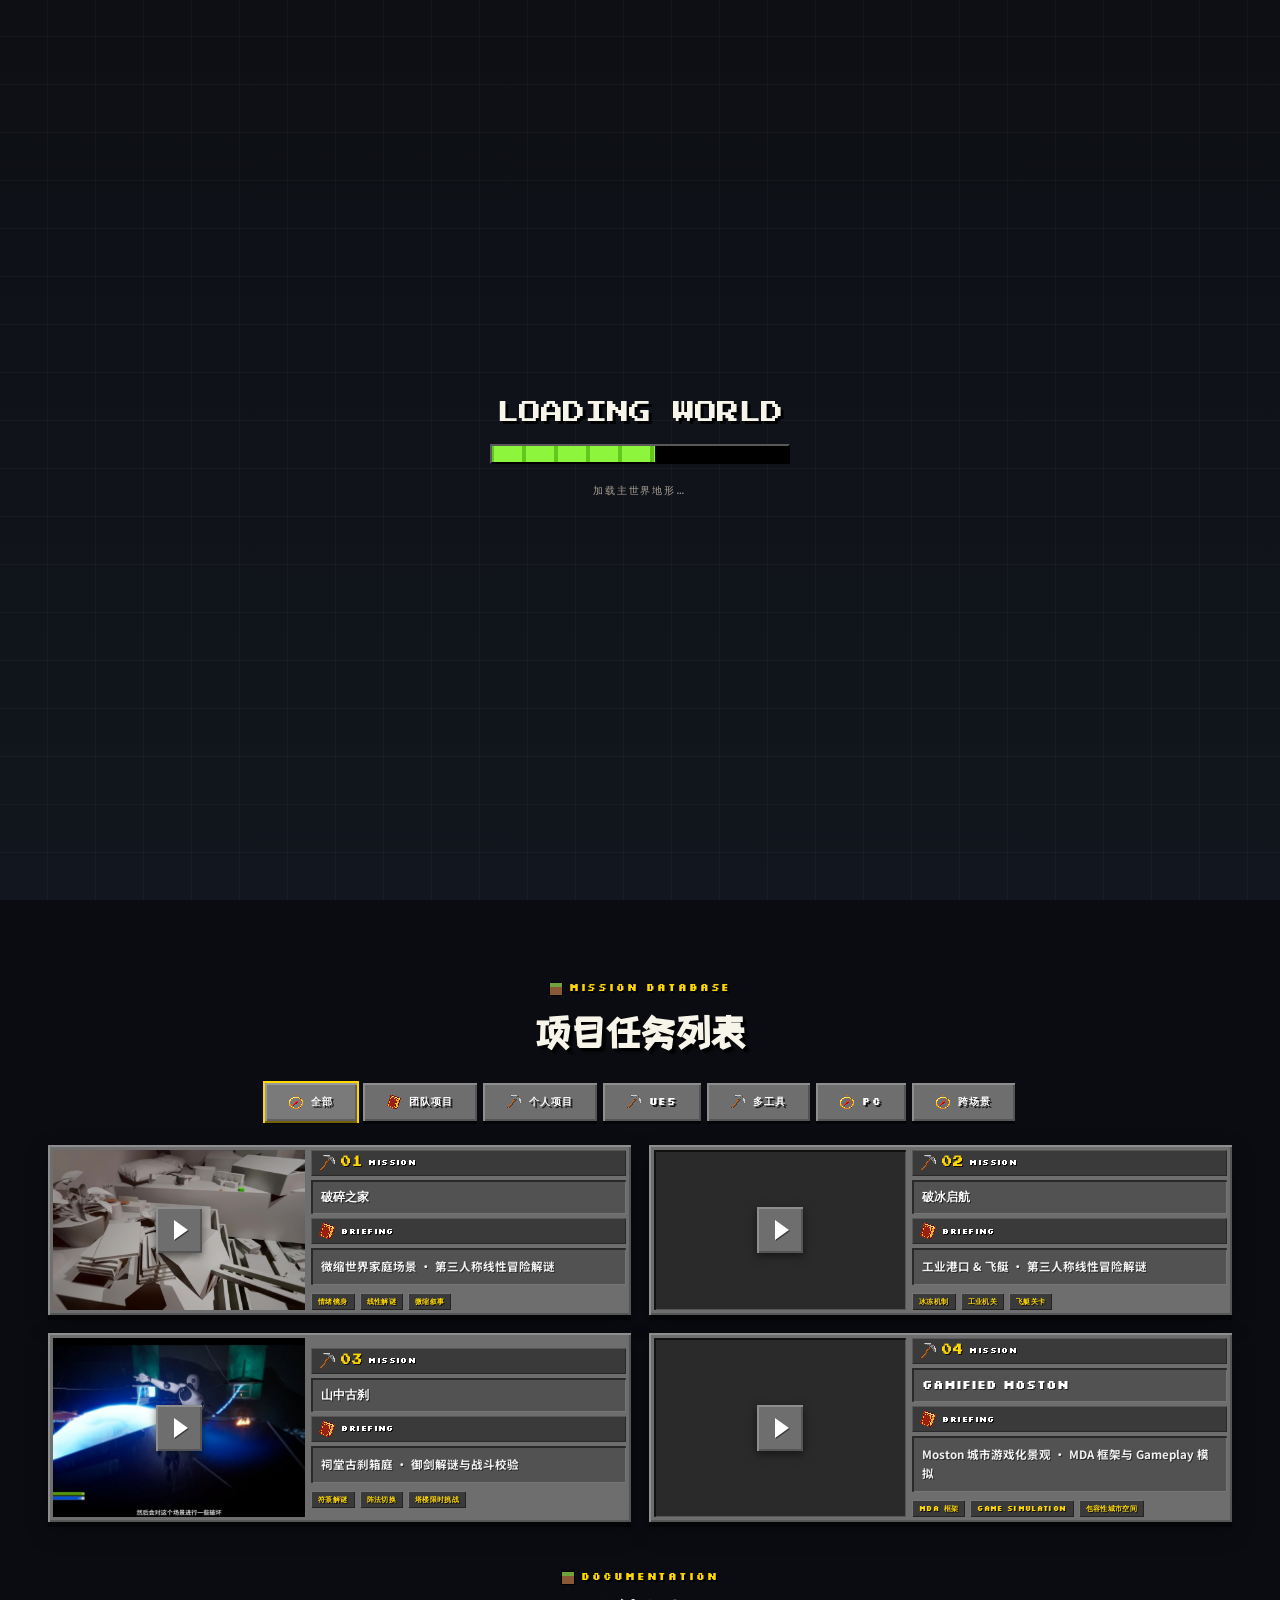
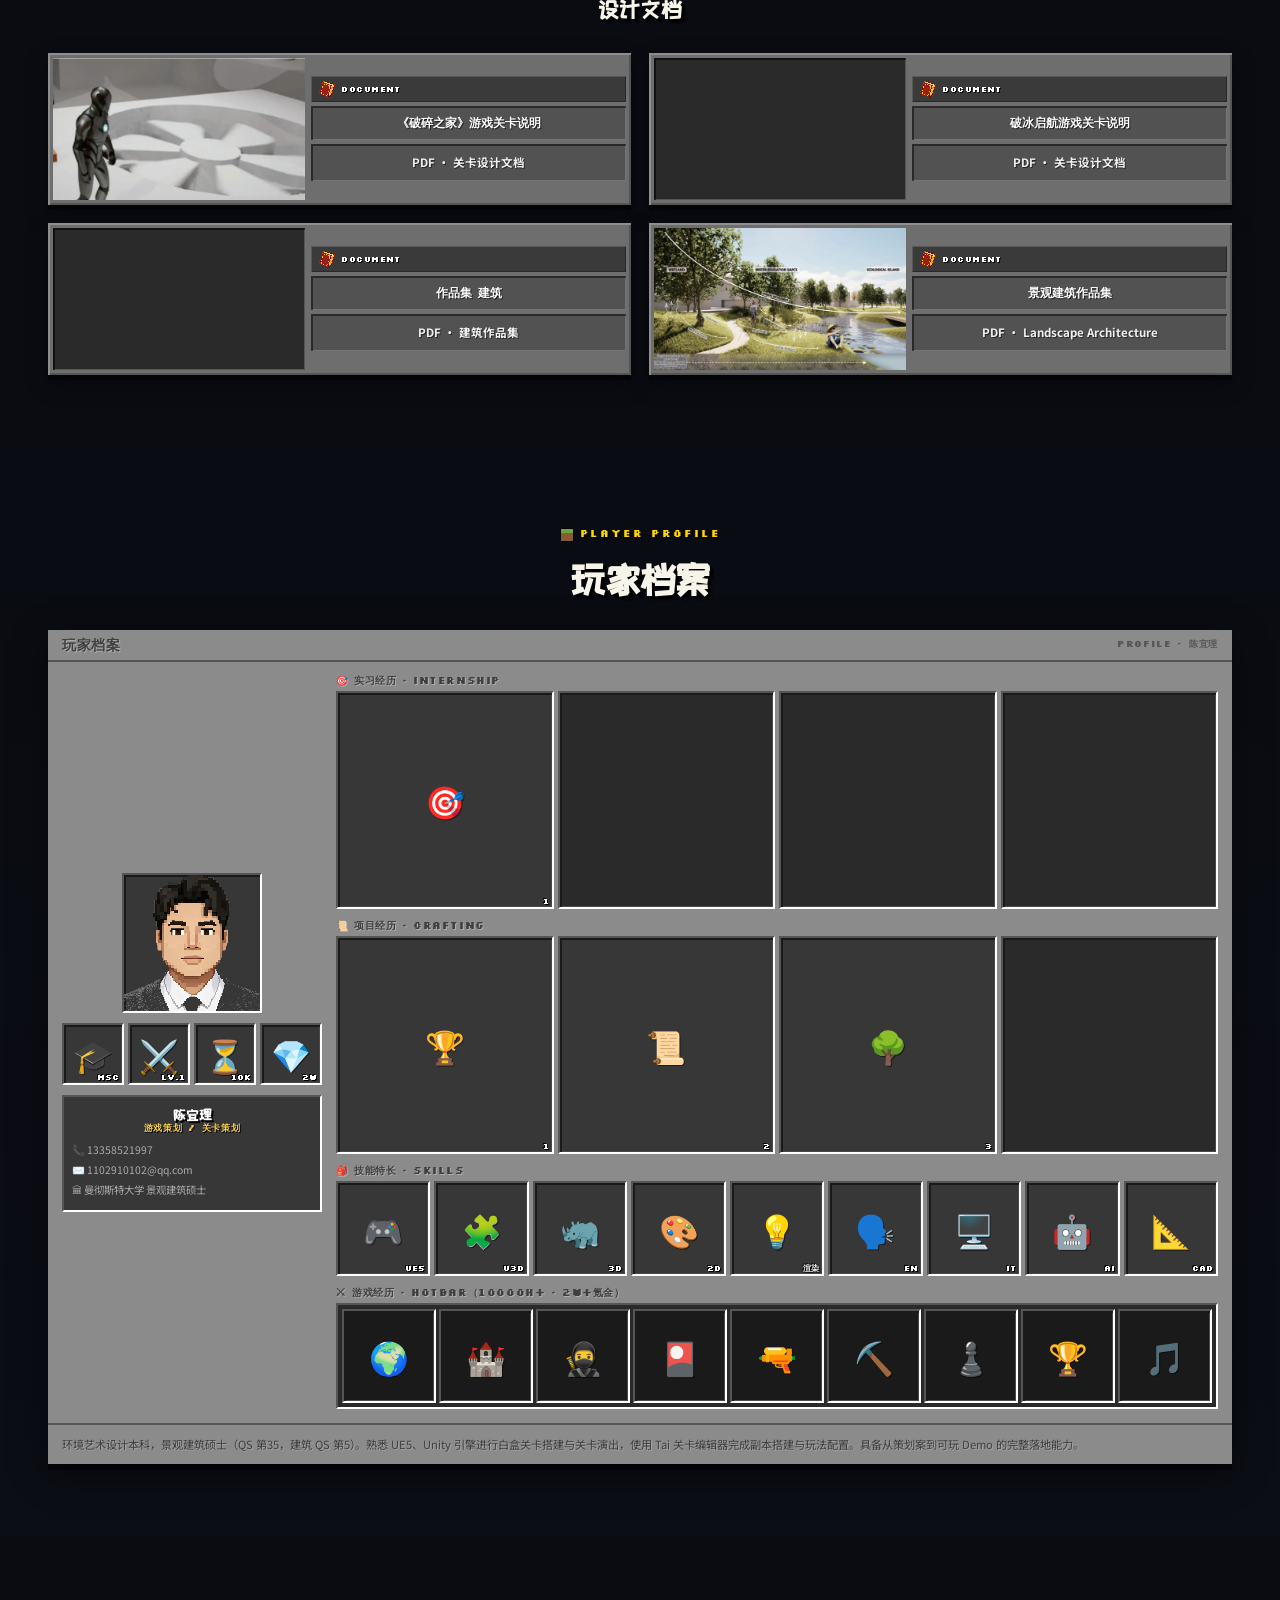
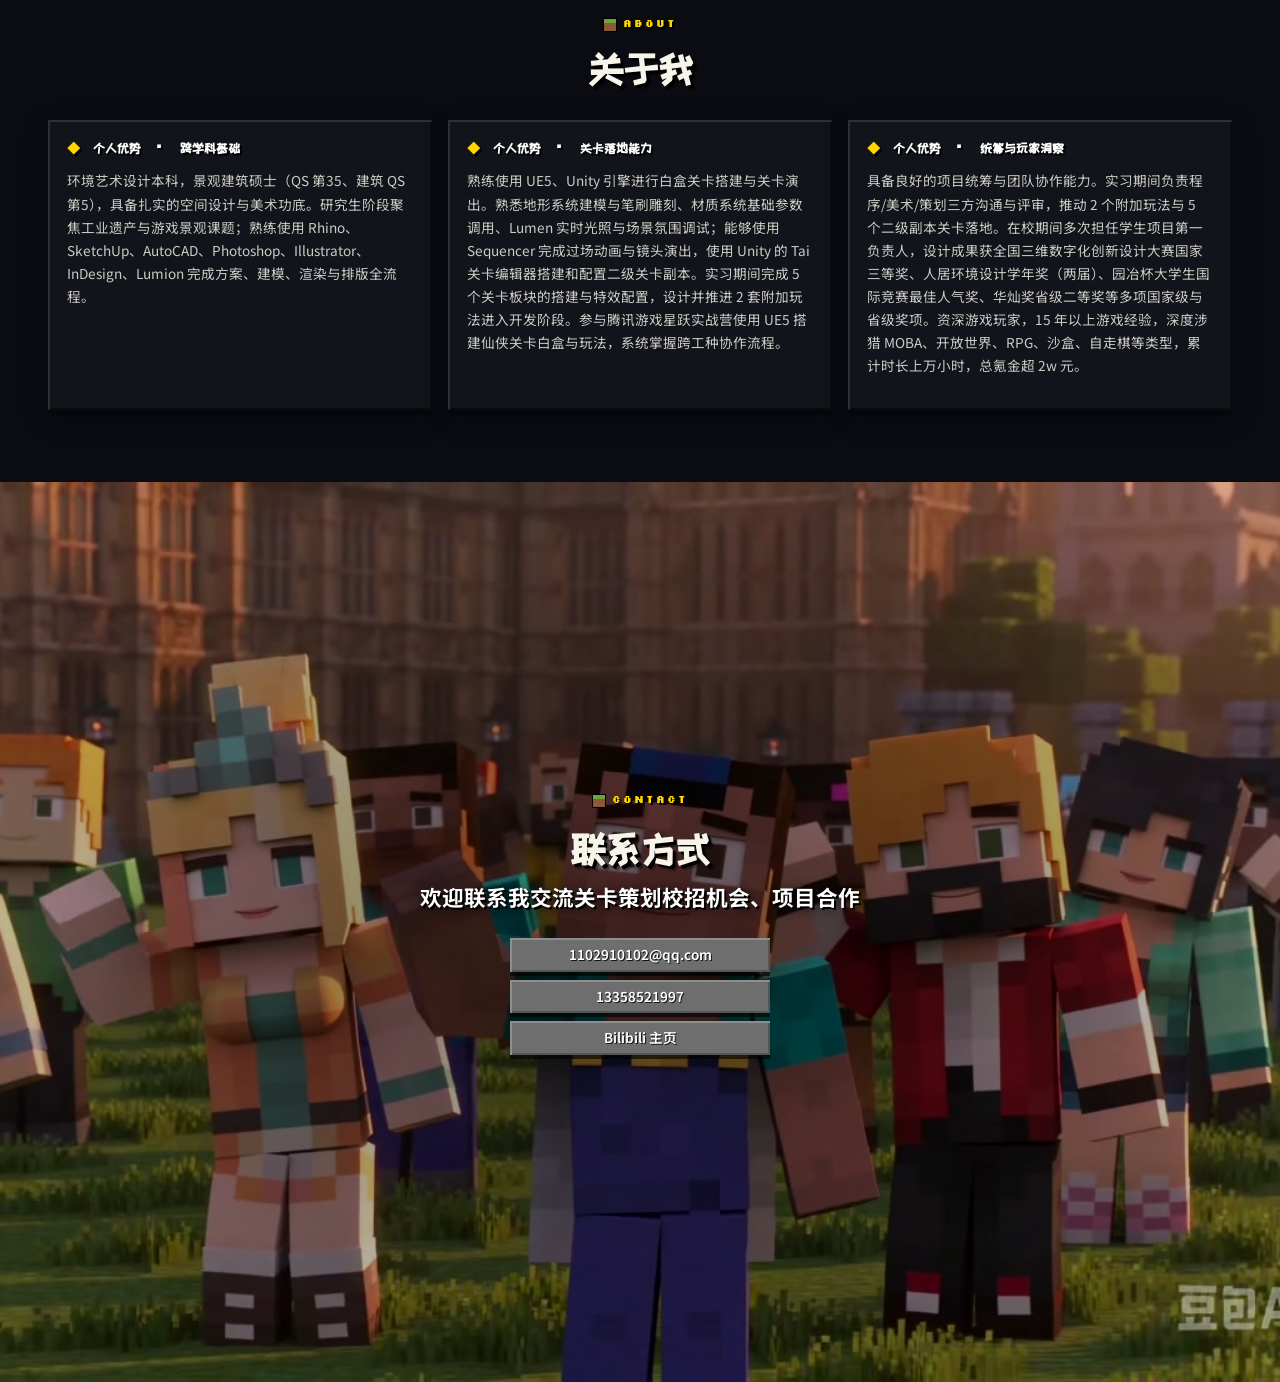
<file: index.html>
<!DOCTYPE html>
<html lang="zh-CN">
  <head>
    <script>
      /* 尽早标记 JS 可用 + IntersectionObserver 可用。
         只有两者都满足才启用 reveal 隐藏初始态，
         否则内容保持默认可见，杜绝"手机端图片永远不出现"。 */
      (function () {
        if (typeof IntersectionObserver !== "undefined") {
          document.documentElement.className += " mc-js";
        }
      })();
    </script>
    <meta charset="UTF-8" />
    <meta name="viewport" content="width=device-width, initial-scale=1.0" />
    <title>陈宜理 | 个人作品集</title>
    <meta name="description" content="陈宜理游戏策划个人作品集，展示关卡策划项目、简历经历与联系方式。" />
    <link rel="preconnect" href="https://fonts.googleapis.com" />
    <link rel="preconnect" href="https://fonts.gstatic.com" crossorigin />
    <link href="https://fonts.googleapis.com/css2?family=Inter:wght@400;500;600;700;800&family=Noto+Sans+SC:wght@400;500;700;800&family=Press+Start+2P&family=Silkscreen:wght@400;700&family=ZCOOL+KuaiLe&display=swap" rel="stylesheet" />
    <!-- Google Analytics -->
    <script async src="https://www.googletagmanager.com/gtag/js?id=G-W7VM5CC6EZ"></script>
    <script>
      window.dataLayer = window.dataLayer || [];
      function gtag() { dataLayer.push(arguments); }
      gtag("js", new Date());
      gtag("config", "G-W7VM5CC6EZ");
    </script>
    <link rel="stylesheet" href="./mc-portfolio.css?v=mc-menu-20260831e" />
  </head>
  <body>
    <main>
      <!-- ===================== HERO ===================== -->
      <section id="home" class="mc-hero">
        <video id="mcHeroVideo" class="mc-hero-video"
          poster="./assets/animation/mc-hero-poster.jpg"
          muted loop autoplay playsinline webkit-playsinline
          preload="auto"
          disablepictureinpicture
          controlslist="nodownload noplaybackrate">
          <source src="./assets/animation/mc-hero-h264.mp4" type="video/mp4" />
          <source src="./assets/animation/mc-hero-h264-sd.mp4" type="video/mp4" />
        </video>
        <div class="mc-hero-vignette"></div>

        <!-- 顶部调试信息条（仿 MC F3 风格） -->
        <div class="mc-debug-line">
          <span>Portfolio 2026 · Level Design Build</span>
          <span id="mcFps">FPS:60</span>
          <span>Seed: CYL-1997</span>
        </div>

        <!-- 石质大标题 -->
        <div class="mc-title-block">
          <img class="mc-title-img" src="./assets/minecraft/icons/mc-title-leveldesign.png" alt="LEVEL DESIGN" />
          <span class="mc-splash" id="mcSplash">陈宜理的作品集!</span>
        </div>

        <!-- MC 主菜单窄条按钮 -->
        <nav class="mc-menu" aria-label="主菜单">
          <button class="mc-menu-btn" type="button" data-goto="projects">项目作品</button>
          <button class="mc-menu-btn" type="button" data-goto="resume">个人简历</button>
          <button class="mc-menu-btn" type="button" data-goto="about">关于我</button>
          <div class="mc-menu-row">
            <button class="mc-menu-btn mc-menu-btn-half" type="button" data-goto="contact">联系方式</button>
            <button class="mc-menu-btn mc-menu-btn-half" type="button" data-goto="contact">世界末地</button>
          </div>
        </nav>

        <!-- 左下角小按钮 -->
        <div class="mc-corner mc-corner-left">
          <span class="mc-corner-name">陈宜理 · Level Designer</span>
        </div>
        <!-- 右下角版本号 -->
        <div class="mc-corner mc-corner-right">
          <span class="mc-corner-ver">v2026 · 游戏策划</span>
        </div>

        <!-- 右侧 3D 玩家展示（眼睛跟随鼠标） -->
        <div class="mc-steve" id="mcSteve3D">
          <span class="mc-steve-name">陈宜理</span>
          <div class="mc-avatar-3d" id="mcAvatar3D">
            <img class="mc-avatar-body" src="./assets/minecraft/icons/mc-avatar-3d.png" alt="陈宜理" />
            <div class="mc-avatar-eye mc-eye-left"><div class="mc-pupil" id="mcPupilL"></div></div>
            <div class="mc-avatar-eye mc-eye-right"><div class="mc-pupil" id="mcPupilR"></div></div>
          </div>
        </div>

        <!-- 向下滚动提示 -->
        <div class="mc-scroll-cue"><span>▼ 向下滚动开始探索 ▼</span></div>
      </section>

      <!-- ===================== PROJECTS ===================== -->
      <section id="projects" class="mc-section">
        <div class="mc-section-head">
          <p class="mc-eyebrow">Mission Database</p>
          <h2 class="mc-section-title">项目任务列表</h2>
        </div>
        <div style="display:flex;gap:6px;flex-wrap:wrap;justify-content:center;margin-bottom:1.5rem;">
          <button class="mc-btn is-active" data-filter="all"><img src="./assets/ui/ico-compass.png" alt="" style="width:14px;height:14px;image-rendering:pixelated;" />全部</button>
          <button class="mc-btn" data-filter="团队项目"><img src="./assets/ui/ico-book.png" alt="" style="width:14px;height:14px;image-rendering:pixelated;" />团队项目</button>
          <button class="mc-btn" data-filter="个人项目"><img src="./assets/ui/ico-pick.png" alt="" style="width:14px;height:14px;image-rendering:pixelated;" />个人项目</button>
          <button class="mc-btn" data-filter="UE5"><img src="./assets/ui/ico-pick.png" alt="" style="width:14px;height:14px;image-rendering:pixelated;" />UE5</button>
          <button class="mc-btn" data-filter="多工具"><img src="./assets/ui/ico-pick.png" alt="" style="width:14px;height:14px;image-rendering:pixelated;" />多工具</button>
          <button class="mc-btn" data-filter="PC"><img src="./assets/ui/ico-compass.png" alt="" style="width:14px;height:14px;image-rendering:pixelated;" />PC</button>
          <button class="mc-btn" data-filter="跨场景"><img src="./assets/ui/ico-compass.png" alt="" style="width:14px;height:14px;image-rendering:pixelated;" />跨场景</button>
        </div>
        <div id="mcProjectGrid" class="mc-projects-grid"></div>

        <!-- 文档 -->
        <div class="mc-section-head" style="margin-top:3rem;">
          <p class="mc-eyebrow">Documentation</p>
          <h2 class="mc-section-title" style="font-size:1.4rem;">设计文档</h2>
        </div>
        <div class="mc-projects-grid">
          <button class="mc-project-card mc-reveal" type="button"
            data-doc-title="《破碎之家》游戏关卡说明"
            data-doc-url="./Portfolio/《破碎之家》游戏关卡说明.pdf">
            <div class="mc-project-thumb"><picture><source srcset="./Image/1.webp" type="image/webp" /><img src="./Image/1.png" alt="《破碎之家》文档预览图" loading="eager" decoding="async" /></picture></div>
            <div class="mc-project-body">
              <div class="mc-proj-label"><img src="./assets/ui/ico-book.png" alt="" /><span>DOCUMENT</span></div>
              <div class="mc-proj-value"><h3>《破碎之家》游戏关卡说明</h3></div>
              <div class="mc-proj-value"><p class="mc-project-desc">PDF · 关卡设计文档</p></div>
            </div>
          </button>
          <button class="mc-project-card mc-reveal" type="button"
            data-doc-title="破冰启航游戏关卡说明"
            data-doc-url="./Portfolio/破冰启航游戏关卡说明.pdf">
            <div class="mc-project-thumb"><picture><source srcset="./Image/2.webp" type="image/webp" /><img src="./Image/2.png" alt="破冰启航文档预览图" loading="eager" decoding="async" /></picture></div>
            <div class="mc-project-body">
              <div class="mc-proj-label"><img src="./assets/ui/ico-book.png" alt="" /><span>DOCUMENT</span></div>
              <div class="mc-proj-value"><h3>破冰启航游戏关卡说明</h3></div>
              <div class="mc-proj-value"><p class="mc-project-desc">PDF · 关卡设计文档</p></div>
            </div>
          </button>
          <button class="mc-project-card mc-reveal" type="button"
            data-doc-title="作品集 建筑"
            data-doc-url="./Portfolio/作品集 建筑.pdf">
            <div class="mc-project-thumb"><picture><source srcset="./Image/3.webp" type="image/webp" /><img src="./Image/3.png" alt="作品集建筑文档预览图" loading="eager" decoding="async" /></picture></div>
            <div class="mc-project-body">
              <div class="mc-proj-label"><img src="./assets/ui/ico-book.png" alt="" /><span>DOCUMENT</span></div>
              <div class="mc-proj-value"><h3>作品集 建筑</h3></div>
              <div class="mc-proj-value"><p class="mc-project-desc">PDF · 建筑作品集</p></div>
            </div>
          </button>
          <button class="mc-project-card mc-reveal" type="button"
            data-doc-title="景观建筑作品集"
            data-doc-url="./Portfolio/ChenYili_LA1B.pdf">
            <div class="mc-project-thumb"><picture><source srcset="./Image/4.webp" type="image/webp" /><img src="./Image/4.png" alt="景观建筑作品集文档预览图" loading="eager" decoding="async" /></picture></div>
            <div class="mc-project-body">
              <div class="mc-proj-label"><img src="./assets/ui/ico-book.png" alt="" /><span>DOCUMENT</span></div>
              <div class="mc-proj-value"><h3>景观建筑作品集</h3></div>
              <div class="mc-proj-value"><p class="mc-project-desc">PDF · Landscape Architecture</p></div>
            </div>
          </button>
        </div>
      </section>

      <!-- ===================== RESUME ===================== -->
      <section id="resume" class="mc-section" style="background:linear-gradient(180deg, rgba(10,12,18,0.55), rgba(13,16,24,0.62));">
        <div class="mc-section-head">
          <p class="mc-eyebrow">Player Profile</p>
          <h2 class="mc-section-title">玩家档案</h2>
        </div>

        <!-- MC 档案主面板 -->
        <div class="mc-inventory mc-reveal">
          <!-- 档案标题栏 -->
          <div class="mc-inv-titlebar">
            <span class="mc-inv-title">玩家档案</span>
            <span class="mc-inv-sub">PROFILE · 陈宜理</span>
          </div>

          <div class="mc-inv-body">
            <!-- 左侧：玩家预览区（头像 + 盔甲槽） -->
            <div class="mc-inv-player">
              <div class="mc-inv-avatar-slot">
                <picture>
                  <source srcset="./Image/resume-avatar.webp" type="image/webp" />
                  <img src="./Image/resume-avatar.png" alt="陈宜理" />
                </picture>
              </div>
              <div class="mc-inv-armor">
                <div class="mc-inv-slot mc-inv-armor-slot" tabindex="0">
                  <span class="mc-inv-item-icon">🎓</span>
                  <span class="mc-inv-item-count">MSc</span>
                  <div class="mc-inv-tooltip"><p class="mc-tt-title">学历 · 硕士</p><p class="mc-tt-desc">曼彻斯特大学 & 曼彻斯特城市大学 · 景观建筑</p></div>
                </div>
                <div class="mc-inv-slot mc-inv-armor-slot" tabindex="0">
                  <span class="mc-inv-item-icon">⚔️</span>
                  <span class="mc-inv-item-count">Lv.1</span>
                  <div class="mc-inv-tooltip"><p class="mc-tt-title">职位 · 关卡策划</p><p class="mc-tt-desc">字节跳动 江南工作室 · 三体IP PVE射击</p></div>
                </div>
                <div class="mc-inv-slot mc-inv-armor-slot" tabindex="0">
                  <span class="mc-inv-item-icon">⏳</span>
                  <span class="mc-inv-item-count">10k</span>
                  <div class="mc-inv-tooltip"><p class="mc-tt-title">游戏时长</p><p class="mc-tt-desc">10000h+ · 15年以上游戏经验</p></div>
                </div>
                <div class="mc-inv-slot mc-inv-armor-slot" tabindex="0">
                  <span class="mc-inv-item-icon">💎</span>
                  <span class="mc-inv-item-count">2w</span>
                  <div class="mc-inv-tooltip"><p class="mc-tt-title">氪金</p><p class="mc-tt-desc">2w+ · MOBA · 开放世界 · 沙盒 · 自走棋</p></div>
                </div>
              </div>
              <div class="mc-inv-player-info">
                <p class="mc-inv-name">陈宜理</p>
                <p class="mc-inv-role">游戏策划 / 关卡策划</p>
                <div class="mc-inv-contact">
                  <p>📞 13358521997</p>
                  <p>✉️ 1102910102@qq.com</p>
                  <p>🏛 曼彻斯特大学 景观建筑硕士</p>
                </div>
              </div>
            </div>

            <!-- 右侧：物品栏 -->
            <div class="mc-inv-right">
              <!-- 合成区：实习经历 -->
              <div class="mc-inv-section">
                <p class="mc-inv-section-label">🎯 实习经历 · INTERNSHIP</p>
                <div class="mc-inv-craft-grid">
                  <div class="mc-inv-slot mc-inv-slot-item mc-exp-slot" data-exp-id="bytedance-intern" tabindex="0">
                    <span class="mc-inv-item-icon">🎯</span>
                    <span class="mc-inv-item-count">1</span>
                    <div class="mc-inv-tooltip">
                      <p class="mc-tt-title">字节跳动 · 江南工作室</p>
                      <p class="mc-tt-desc">关卡策划 · 2026.07-至今</p>
                      <p class="mc-tt-hint">三体IP 3A级PVE射击游戏</p>
                    </div>
                  </div>
                  <div class="mc-inv-slot mc-inv-slot-empty"></div>
                  <div class="mc-inv-slot mc-inv-slot-empty"></div>
                  <div class="mc-inv-slot mc-inv-slot-empty"></div>
                </div>
              </div>

              <!-- 合成区：项目经历 -->
              <div class="mc-inv-section">
                <p class="mc-inv-section-label">📜 项目经历 · CRAFTING</p>
                <div class="mc-inv-craft-grid">
                  <div class="mc-inv-slot mc-inv-slot-item mc-exp-slot" data-exp-id="xingyue-camp" tabindex="0">
                    <span class="mc-inv-item-icon">🏆</span>
                    <span class="mc-inv-item-count">1</span>
                    <div class="mc-inv-tooltip">
                      <p class="mc-tt-title">腾讯游戏星跃实战营</p>
                      <p class="mc-tt-desc">游戏关卡策划 · 2026.03-05</p>
                      <p class="mc-tt-hint">点击查看详情</p>
                    </div>
                  </div>
                  <div class="mc-inv-slot mc-inv-slot-item mc-exp-slot" data-exp-id="starter-camp" tabindex="0">
                    <span class="mc-inv-item-icon">📜</span>
                    <span class="mc-inv-item-count">2</span>
                    <div class="mc-inv-tooltip">
                      <p class="mc-tt-title">腾讯开局一课训练营</p>
                      <p class="mc-tt-desc">策划方向 · 2025.11-2026.01</p>
                      <p class="mc-tt-hint">点击查看详情</p>
                    </div>
                  </div>
                  <div class="mc-inv-slot mc-inv-slot-item mc-exp-slot" data-exp-id="innovation-park" tabindex="0">
                    <span class="mc-inv-item-icon">🌳</span>
                    <span class="mc-inv-item-count">3</span>
                    <div class="mc-inv-tooltip">
                      <p class="mc-tt-title">杨柳青国家文化公园</p>
                      <p class="mc-tt-desc">景观营建设计 · 第一负责人</p>
                      <p class="mc-tt-hint">点击查看详情</p>
                    </div>
                  </div>
                  <div class="mc-inv-slot mc-inv-slot-empty"></div>
                </div>
              </div>

              <!-- 物品栏：技能特长 -->
              <div class="mc-inv-section">
                <p class="mc-inv-section-label">🎒 技能特长 · SKILLS</p>
                <div class="mc-inv-grid">
                  <div class="mc-inv-slot mc-inv-slot-item" tabindex="0">
                    <span class="mc-inv-item-icon">🎮</span>
                    <span class="mc-inv-item-count">UE5</span>
                    <div class="mc-inv-tooltip"><p class="mc-tt-title">UE5 引擎</p><p class="mc-tt-desc">白盒搭建 · Lumen · Sequencer · 蓝图 · 地形雕刻</p></div>
                  </div>
                  <div class="mc-inv-slot mc-inv-slot-item" tabindex="0">
                    <span class="mc-inv-item-icon">🧩</span>
                    <span class="mc-inv-item-count">U3D</span>
                    <div class="mc-inv-tooltip"><p class="mc-tt-title">Unity 引擎</p><p class="mc-tt-desc">Tai 关卡编辑器 · 关卡白盒 · 玩法配置 · 副本搭建</p></div>
                  </div>
                  <div class="mc-inv-slot mc-inv-slot-item" tabindex="0">
                    <span class="mc-inv-item-icon">🦏</span>
                    <span class="mc-inv-item-count">3D</span>
                    <div class="mc-inv-tooltip"><p class="mc-tt-title">3D 建模</p><p class="mc-tt-desc">Rhino · SketchUp · 3ds Max · Twinmotion</p></div>
                  </div>
                  <div class="mc-inv-slot mc-inv-slot-item" tabindex="0">
                    <span class="mc-inv-item-icon">🎨</span>
                    <span class="mc-inv-item-count">2D</span>
                    <div class="mc-inv-tooltip"><p class="mc-tt-title">视觉设计</p><p class="mc-tt-desc">Photoshop · Illustrator · Procreate · InDesign</p></div>
                  </div>
                  <div class="mc-inv-slot mc-inv-slot-item" tabindex="0">
                    <span class="mc-inv-item-icon">💡</span>
                    <span class="mc-inv-item-count">渲染</span>
                    <div class="mc-inv-tooltip"><p class="mc-tt-title">渲染引擎</p><p class="mc-tt-desc">Lumion · D5 · Enscape · V-Ray · Lumen</p></div>
                  </div>
                  <div class="mc-inv-slot mc-inv-slot-item" tabindex="0">
                    <span class="mc-inv-item-icon">🗣️</span>
                    <span class="mc-inv-item-count">EN</span>
                    <div class="mc-inv-tooltip"><p class="mc-tt-title">语言能力</p><p class="mc-tt-desc">雅思 6.0 · CET-4 · 英语沟通能力</p></div>
                  </div>
                  <div class="mc-inv-slot mc-inv-slot-item" tabindex="0">
                    <span class="mc-inv-item-icon">🖥️</span>
                    <span class="mc-inv-item-count">IT</span>
                    <div class="mc-inv-tooltip"><p class="mc-tt-title">计算机能力</p><p class="mc-tt-desc">三维数字化认证 6 级 · 熟练 Windows / Office</p></div>
                  </div>
                  <div class="mc-inv-slot mc-inv-slot-item" tabindex="0">
                    <span class="mc-inv-item-icon">🤖</span>
                    <span class="mc-inv-item-count">AI</span>
                    <div class="mc-inv-tooltip"><p class="mc-tt-title">AI 辅助工具</p><p class="mc-tt-desc">Banana · Seedance · Cursor · 自动化工作流</p></div>
                  </div>
                  <div class="mc-inv-slot mc-inv-slot-item" tabindex="0">
                    <span class="mc-inv-item-icon">📐</span>
                    <span class="mc-inv-item-count">CAD</span>
                    <div class="mc-inv-tooltip"><p class="mc-tt-title">工程制图</p><p class="mc-tt-desc">AutoCAD · 空间尺度 · 施工图</p></div>
                  </div>
                </div>
              </div>

              <!-- 快捷栏：游戏经历分类 -->
              <div class="mc-inv-section">
                <p class="mc-inv-section-label">⚔ 游戏经历 · HOTBAR（10000h+ · 2w+氪金）</p>
                <div class="mc-inv-hotbar">
                  <div class="mc-inv-slot mc-inv-slot-item mc-inv-hot-slot" tabindex="0">
                    <span class="mc-inv-item-icon">🌍</span>
                    <div class="mc-inv-tooltip"><p class="mc-tt-title">开放世界 / RPG</p><p class="mc-tt-desc">原神700h+(58级) · 崩铁200h+(均衡66) · 鸣潮200h+ · 赛博朋克2077 · 战神4 · 鬼谷八荒</p></div>
                  </div>
                  <div class="mc-inv-slot mc-inv-slot-item mc-inv-hot-slot" tabindex="0">
                    <span class="mc-inv-item-icon">🏰</span>
                    <div class="mc-inv-tooltip"><p class="mc-tt-title">MMO</p><p class="mc-tt-desc">DNF200h+ · 燕云十六声100h+ · 洛克王国世界200h+ · 魔法哈奇400h+ · 流放之路2</p></div>
                  </div>
                  <div class="mc-inv-slot mc-inv-slot-item mc-inv-hot-slot" tabindex="0">
                    <span class="mc-inv-item-icon">🥷</span>
                    <div class="mc-inv-tooltip"><p class="mc-tt-title">潜入 / 沉浸模拟</p><p class="mc-tt-desc">耻辱2（全主线通关）</p></div>
                  </div>
                  <div class="mc-inv-slot mc-inv-slot-item mc-inv-hot-slot" tabindex="0">
                    <span class="mc-inv-item-icon">🎴</span>
                    <div class="mc-inv-tooltip"><p class="mc-tt-title">卡牌 / 养成</p><p class="mc-tt-desc">三国杀100h+ · 赛尔号 · 摩尔庄园 · 奥拉星 · 约600h+</p></div>
                  </div>
                  <div class="mc-inv-slot mc-inv-slot-item mc-inv-hot-slot" tabindex="0">
                    <span class="mc-inv-item-icon">🔫</span>
                    <div class="mc-inv-tooltip"><p class="mc-tt-title">FPS / 射击</p><p class="mc-tt-desc">求生之路2 · CF100h+ · CSO200h+ · 和平精英100h+ · 泰坦陨落2 · 绝地潜兵2</p></div>
                  </div>
                  <div class="mc-inv-slot mc-inv-slot-item mc-inv-hot-slot" tabindex="0">
                    <span class="mc-inv-item-icon">⛏️</span>
                    <div class="mc-inv-tooltip"><p class="mc-tt-title">沙盒</p><p class="mc-tt-desc">我的世界1000h+ · 泰拉瑞亚100h+ · 森林</p></div>
                  </div>
                  <div class="mc-inv-slot mc-inv-slot-item mc-inv-hot-slot" tabindex="0">
                    <span class="mc-inv-item-icon">♟️</span>
                    <div class="mc-inv-tooltip"><p class="mc-tt-title">自走棋 / 策略</p><p class="mc-tt-desc">金铲铲之战500h+（大师）· 魔兽争霸3 200h · 率土之滨100h+</p></div>
                  </div>
                  <div class="mc-inv-slot mc-inv-slot-item mc-inv-hot-slot" tabindex="0">
                    <span class="mc-inv-item-icon">🏆</span>
                    <div class="mc-inv-tooltip"><p class="mc-tt-title">MOBA</p><p class="mc-tt-desc">王者荣耀1500h+（荣耀王者130星 · 7000场）· 英雄联盟</p></div>
                  </div>
                  <div class="mc-inv-slot mc-inv-slot-item mc-inv-hot-slot" tabindex="0">
                    <span class="mc-inv-item-icon">🎵</span>
                    <div class="mc-inv-tooltip"><p class="mc-tt-title">音乐 / 竞速 / 休闲</p><p class="mc-tt-desc">节奏大师 · QQ炫舞 · QQ飞车700h+ · 球球大作战 · 贪吃蛇大作战</p></div>
                  </div>
                </div>
              </div>
            </div>
          </div>

          <!-- 档案底部：玩家简介 -->
          <div class="mc-inv-footer">
            <p>环境艺术设计本科，景观建筑硕士（QS 第35，建筑 QS 第5）。熟悉 UE5、Unity 引擎进行白盒关卡搭建与关卡演出，使用 Tai 关卡编辑器完成副本搭建与玩法配置。具备从策划案到可玩 Demo 的完整落地能力。</p>
          </div>
        </div>
      </section>

      <!-- ===================== ABOUT ===================== -->
      <section id="about" class="mc-section">
        <div class="mc-section-head">
          <p class="mc-eyebrow">About</p>
          <h2 class="mc-section-title">关于我</h2>
        </div>
        <div class="mc-about-grid">
          <article class="mc-card mc-reveal">
            <h3>个人优势 · 跨学科基础</h3>
            <p>环境艺术设计本科，景观建筑硕士（QS 第35、建筑 QS 第5），具备扎实的空间设计与美术功底。研究生阶段聚焦工业遗产与游戏景观课题；熟练使用 Rhino、SketchUp、AutoCAD、Photoshop、Illustrator、InDesign、Lumion 完成方案、建模、渲染与排版全流程。</p>
          </article>
          <article class="mc-card mc-reveal">
            <h3>个人优势 · 关卡落地能力</h3>
            <p>熟练使用 UE5、Unity 引擎进行白盒关卡搭建与关卡演出。熟悉地形系统建模与笔刷雕刻、材质系统基础参数调用、Lumen 实时光照与场景氛围调试；能够使用 Sequencer 完成过场动画与镜头演出，使用 Unity 的 Tai 关卡编辑器搭建和配置二级关卡副本。实习期间完成 5 个关卡板块的搭建与特效配置，设计并推进 2 套附加玩法进入开发阶段。参与腾讯游戏星跃实战营使用 UE5 搭建仙侠关卡白盒与玩法，系统掌握跨工种协作流程。</p>
          </article>
          <article class="mc-card mc-reveal">
            <h3>个人优势 · 统筹与玩家洞察</h3>
            <p>具备良好的项目统筹与团队协作能力。实习期间负责程序/美术/策划三方沟通与评审，推动 2 个附加玩法与 5 个二级副本关卡落地。在校期间多次担任学生项目第一负责人，设计成果获全国三维数字化创新设计大赛国家三等奖、人居环境设计学年奖（两届）、园冶杯大学生国际竞赛最佳人气奖、华灿奖省级二等奖等多项国家级与省级奖项。资深游戏玩家，15 年以上游戏经验，深度涉猎 MOBA、开放世界、RPG、沙盒、自走棋等类型，累计时长上万小时，总氪金超 2w 元。</p>
          </article>
        </div>
      </section>

      <!-- ===================== FINALE + CONTACT ===================== -->
      <section id="contact" class="mc-finale">
        <video id="mcFinaleVideo" class="mc-finale-video"
          poster="./assets/animation/mc-finale-poster.jpg"
          muted loop autoplay playsinline webkit-playsinline
          preload="metadata"
          disablepictureinpicture
          controlslist="nodownload noplaybackrate">
          <source src="./assets/animation/mc-finale-h264.mp4" type="video/mp4" />
          <source src="./assets/animation/mc-finale-h264-sd.mp4" type="video/mp4" />
        </video>
        <div class="mc-finale-overlay">
          <p class="mc-eyebrow">Contact</p>
          <h2 class="mc-section-title">联系方式</h2>
          <p class="mc-finale-note">欢迎联系我交流关卡策划校招机会、项目合作</p>
          <div class="mc-contact-list">
            <a href="mailto:1102910102@qq.com">1102910102@qq.com</a>
            <a href="tel:13358521997">13358521997</a>
            <a href="https://space.bilibili.com/129912981" target="_blank" rel="noreferrer">Bilibili 主页</a>
          </div>
        </div>
      </section>
    </main>

    <!-- ===================== MODAL ===================== -->
    <div id="mcModal" class="mc-modal">
      <div class="mc-modal-backdrop"></div>
      <article class="mc-modal-panel">
        <button class="mc-modal-close" aria-label="关闭">×</button>
        <p class="mc-eyebrow">DETAIL</p>
        <h3 id="mcModalTitle"></h3>
        <p id="mcModalSummary" class="mc-project-desc" style="margin:0.5rem 0;"></p>
        <div id="mcModalMedia" style="margin:0.8rem 0;"></div>
        <div id="mcModalMeta" class="mc-modal-meta" style="margin:0.5rem 0;"></div>
        <div style="display:grid;grid-template-columns:1fr 1fr;gap:1rem;">
          <section>
            <h4>核心设计与玩法</h4>
            <ul id="mcModalDesign"></ul>
          </section>
          <section>
            <h4>实现方法与个人贡献</h4>
            <ul id="mcModalContrib"></ul>
          </section>
        </div>
      </article>
    </div>

    <script src="./mc-portfolio.js?v=mc-menu-20260831e"></script>
  </body>
</html>
</file>
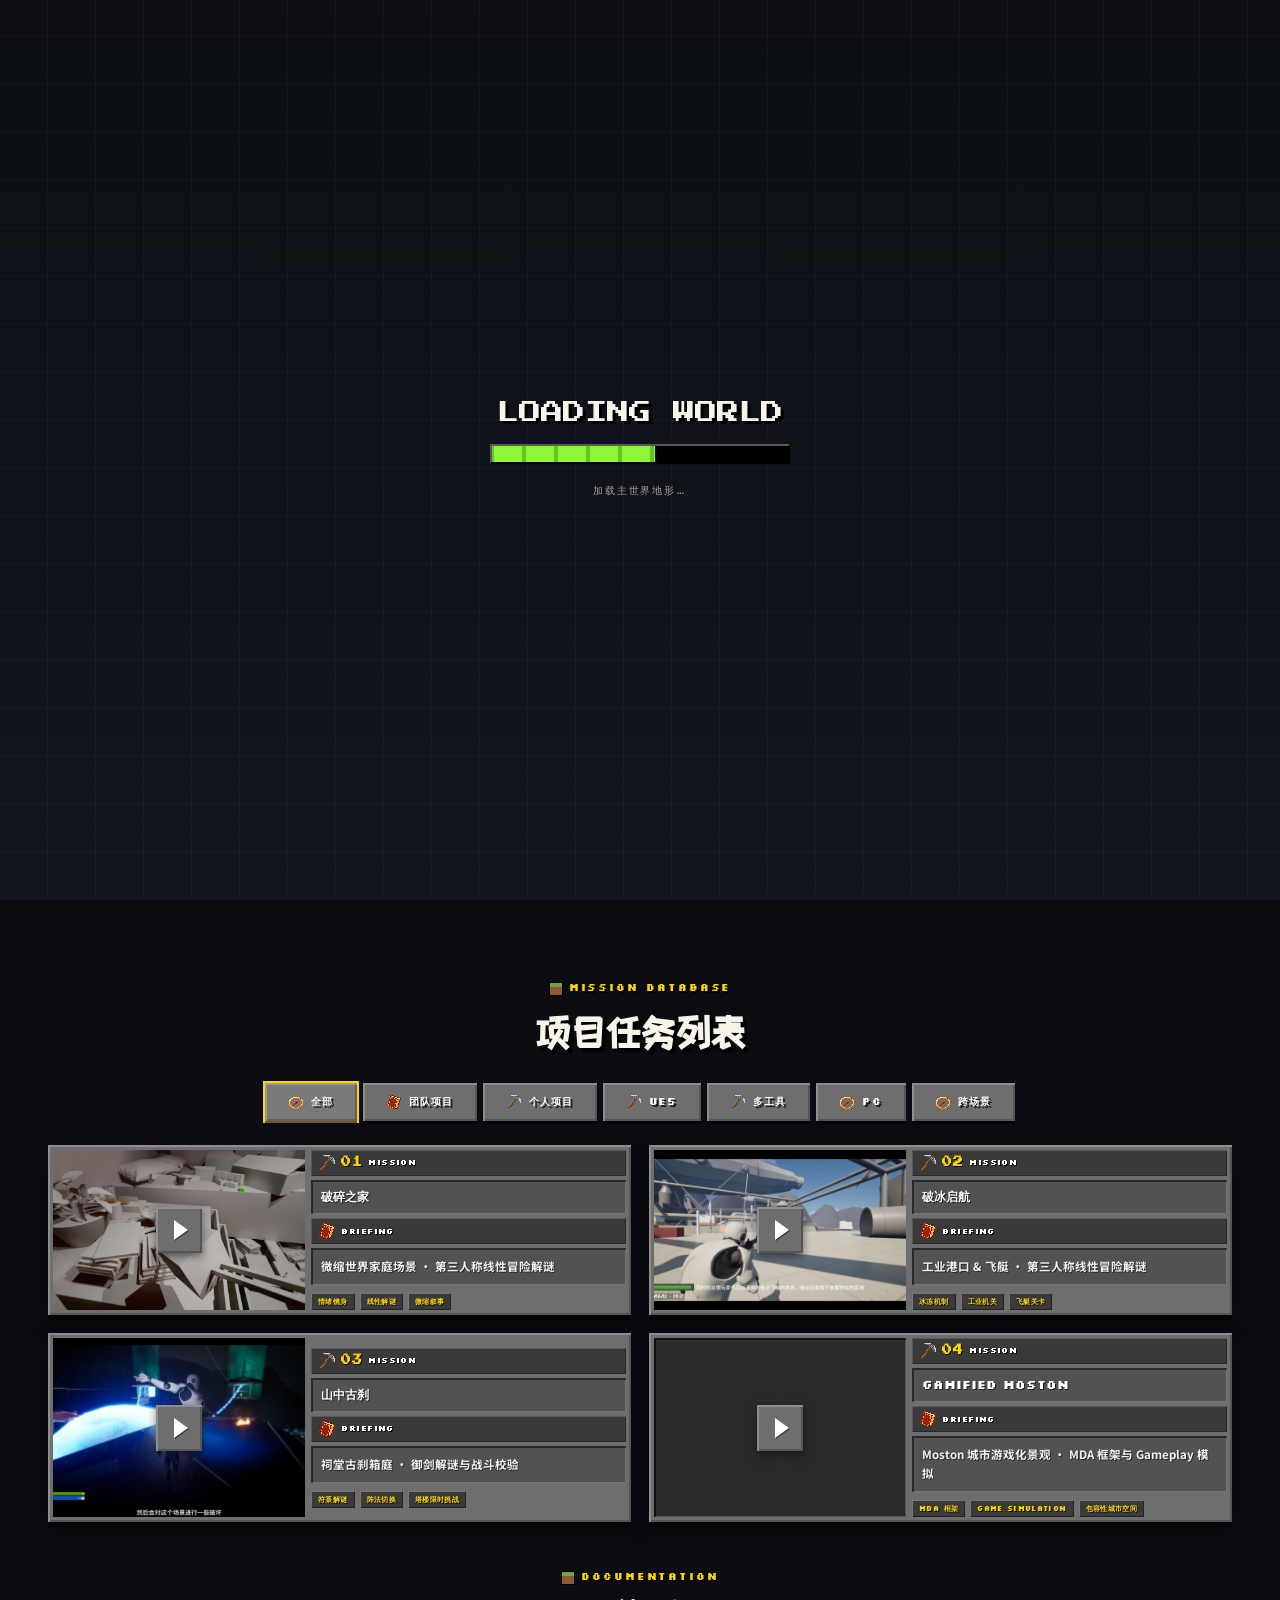
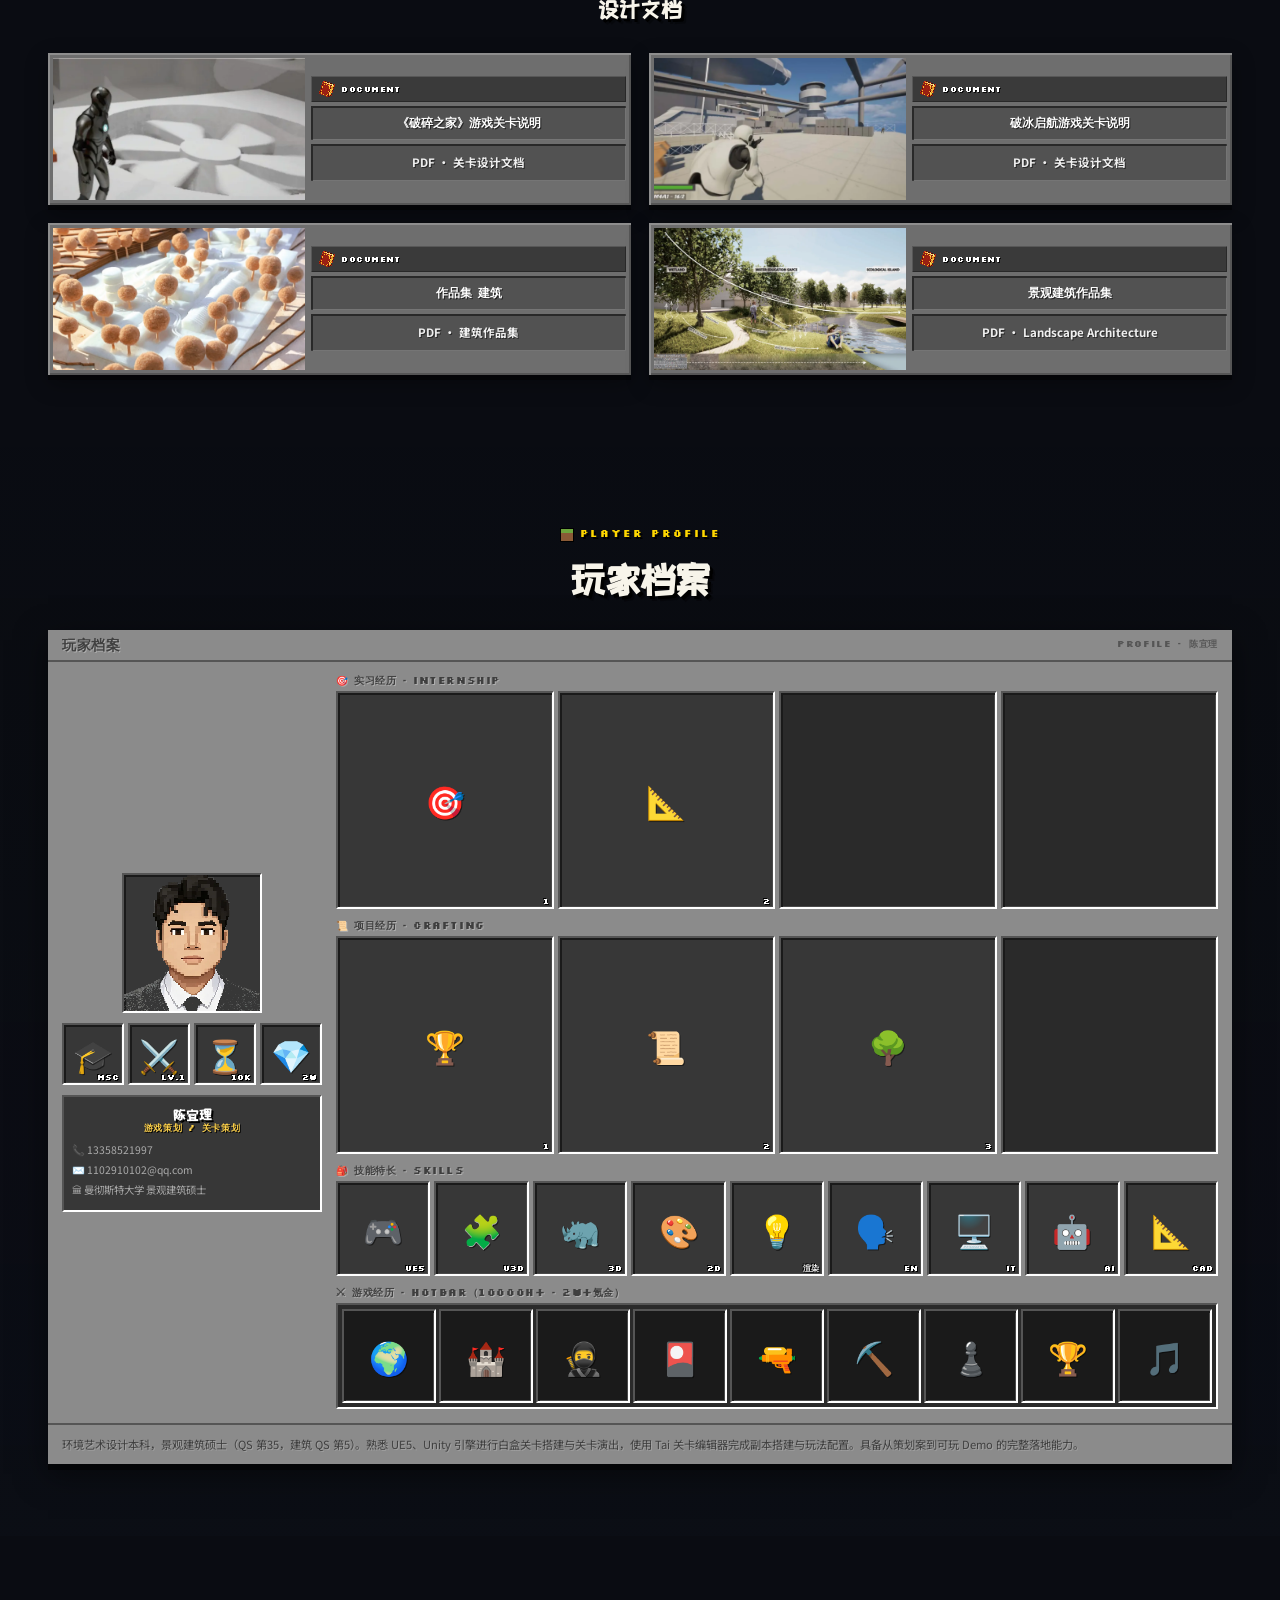
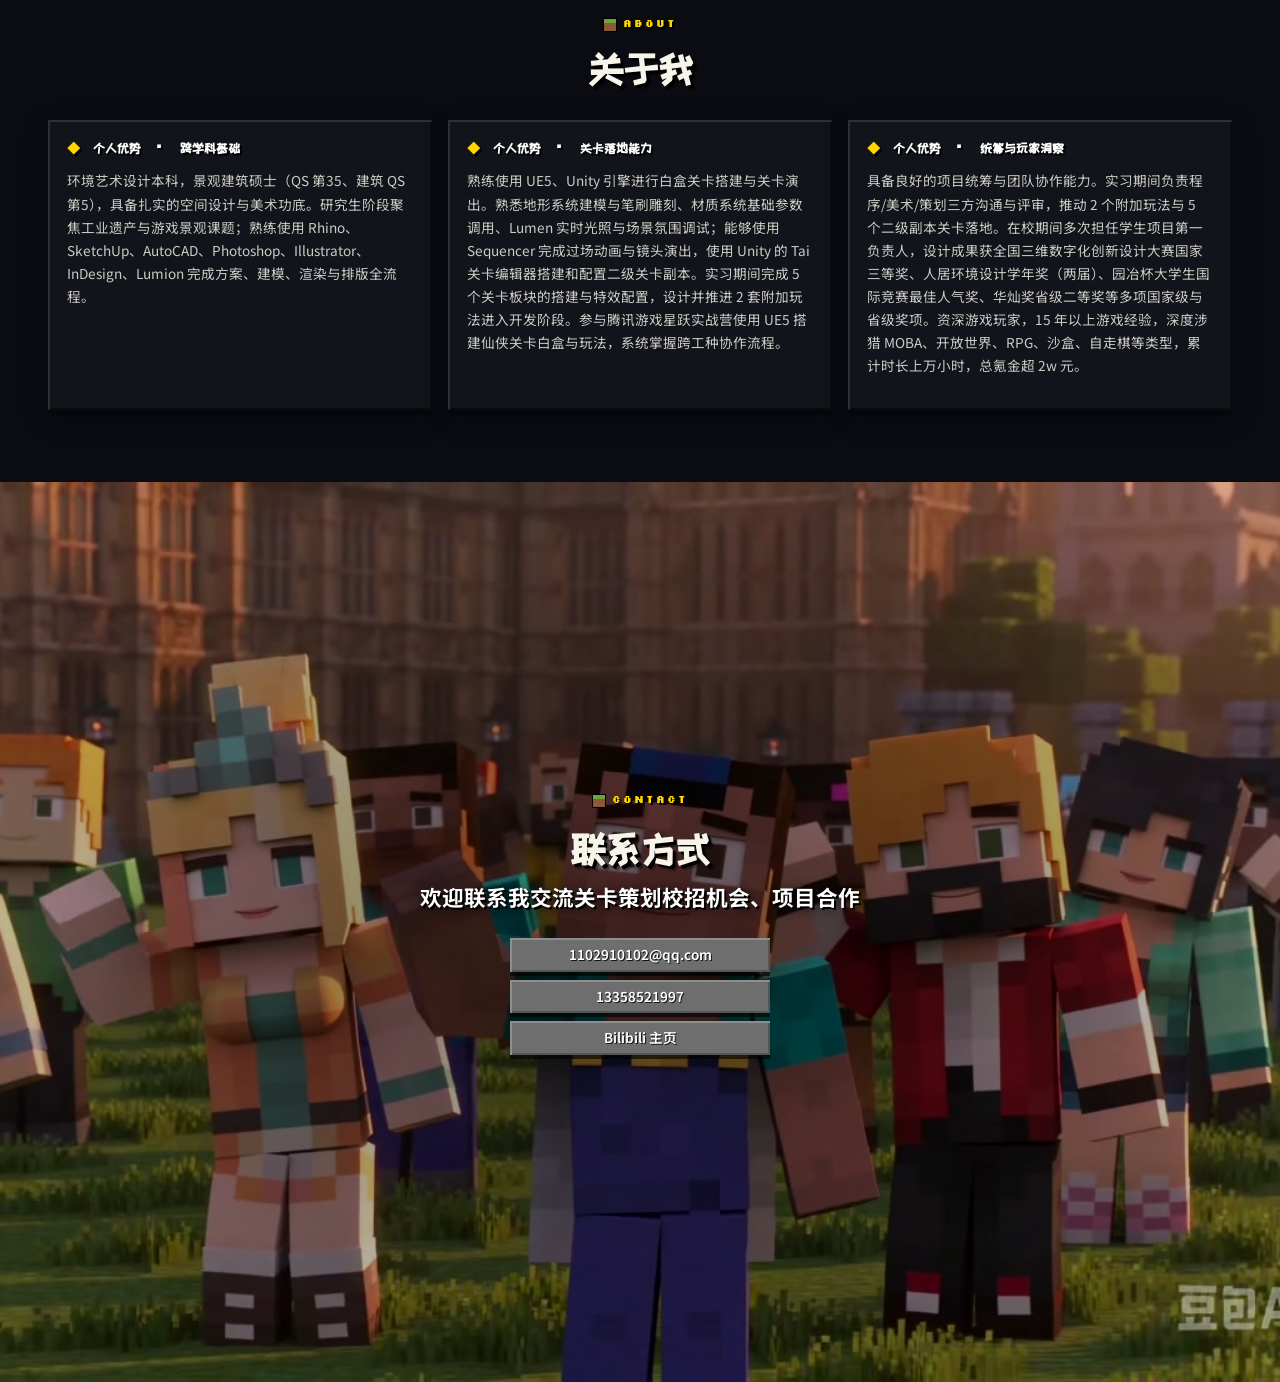
<file: public/index.html>
<!DOCTYPE html>
<html lang="zh-CN">
  <head>
    <script>
      /* 尽早标记 JS 可用 + IntersectionObserver 可用。
         只有两者都满足才启用 reveal 隐藏初始态，
         否则内容保持默认可见，杜绝"手机端图片永远不出现"。 */
      (function () {
        if (typeof IntersectionObserver !== "undefined") {
          document.documentElement.className += " mc-js";
        }
      })();
    </script>
    <meta charset="UTF-8" />
    <meta name="viewport" content="width=device-width, initial-scale=1.0" />
    <title>陈宜理 | 个人作品集</title>
    <meta name="description" content="陈宜理游戏策划个人作品集，展示关卡策划项目、简历经历与联系方式。" />
    <link rel="preconnect" href="https://fonts.loli.net" />
    <link rel="preconnect" href="https://gstatic.loli.net" crossorigin />
    <link href="https://fonts.loli.net/css2?family=Inter:wght@400;500;600;700;800&family=Noto+Sans+SC:wght@400;500;700;800&family=Press+Start+2P&family=Silkscreen:wght@400;700&family=ZCOOL+KuaiLe&display=swap" rel="stylesheet" />
    <link rel="stylesheet" href="./mc-portfolio.css?v=mc-debug-20260902a" />
  </head>
  <body>
    <main>
      <!-- ===================== HERO ===================== -->
      <section id="home" class="mc-hero">
        <video id="mcHeroVideo" class="mc-hero-video"
          poster="./assets/animation/mc-hero-poster.jpg"
          muted loop autoplay playsinline webkit-playsinline
          preload="auto"
          disablepictureinpicture
          controlslist="nodownload noplaybackrate">
          <source src="./assets/animation/mc-hero-h264.mp4" type="video/mp4" />
          <source src="./assets/animation/mc-hero-h264-sd.mp4" type="video/mp4" />
        </video>
        <div class="mc-hero-vignette"></div>

        <!-- 顶部调试信息条（仿 MC F3 风格） -->
        <script async src="//busuanzi.ibruce.info/busuanzi/2.3/busuanzi.pure.mini.js"></script>
        <div class="mc-debug-line">
          <span>Portfolio 2026 · Level Design Build</span>
          <span id="mcFps">FPS:60</span>
          <span>Seed: CYL-1997</span>
          <span id="busuanzi_container_site_pv">PLAYERS: <span id="busuanzi_value_site_pv"></span></span>
        </div>

        <!-- 石质大标题 -->
        <div class="mc-title-block">
          <img class="mc-title-img" src="./assets/minecraft/icons/mc-title-leveldesign.png" alt="LEVEL DESIGN" />
          <span class="mc-splash" id="mcSplash">陈宜理的作品集!</span>
        </div>

        <!-- MC 主菜单窄条按钮 -->
        <nav class="mc-menu" aria-label="主菜单">
          <div class="mc-menu-row">
            <button class="mc-menu-btn mc-menu-btn-half" type="button" data-goto="projects">项目作品</button>
            <a class="mc-menu-btn mc-menu-btn-half" href="/world/" style="text-align:center;text-decoration:none;">探索世界</a>
          </div>
          <button class="mc-menu-btn" type="button" data-goto="resume">个人简历</button>
          <button class="mc-menu-btn" type="button" data-goto="about">关于我</button>
          <div class="mc-menu-row">
            <button class="mc-menu-btn mc-menu-btn-half" type="button" data-goto="contact">联系方式</button>
            <button class="mc-menu-btn mc-menu-btn-half" type="button" data-goto="contact">世界末地</button>
          </div>
        </nav>

        <!-- 左下角小按钮 -->
        <div class="mc-corner mc-corner-left">
          <span class="mc-corner-name">陈宜理 · Level Designer</span>
        </div>
        <!-- 右下角版本号 -->
        <div class="mc-corner mc-corner-right">
          <span class="mc-corner-ver">v2026 · 游戏策划</span>
        </div>

        <!-- 右侧 3D 玩家展示（眼睛跟随鼠标） -->
        <div class="mc-steve" id="mcSteve3D">
          <span class="mc-steve-name">陈宜理</span>
          <div class="mc-avatar-3d" id="mcAvatar3D">
            <img class="mc-avatar-body" src="./assets/minecraft/icons/mc-avatar-3d.png" alt="陈宜理" />
            <div class="mc-avatar-eye mc-eye-left"><div class="mc-pupil" id="mcPupilL"></div></div>
            <div class="mc-avatar-eye mc-eye-right"><div class="mc-pupil" id="mcPupilR"></div></div>
          </div>
        </div>

        <!-- 向下滚动提示 -->
        <div class="mc-scroll-cue"><span>▼ 向下滚动开始探索 ▼</span></div>
      </section>

      <!-- ===================== PROJECTS ===================== -->
      <section id="projects" class="mc-section">
        <div class="mc-section-head">
          <p class="mc-eyebrow">Mission Database</p>
          <h2 class="mc-section-title">项目任务列表</h2>
        </div>
        <div style="display:flex;gap:6px;flex-wrap:wrap;justify-content:center;margin-bottom:1.5rem;">
          <button class="mc-btn is-active" data-filter="all"><img src="./assets/ui/ico-compass.png" alt="" style="width:14px;height:14px;image-rendering:pixelated;" />全部</button>
          <button class="mc-btn" data-filter="团队项目"><img src="./assets/ui/ico-book.png" alt="" style="width:14px;height:14px;image-rendering:pixelated;" />团队项目</button>
          <button class="mc-btn" data-filter="个人项目"><img src="./assets/ui/ico-pick.png" alt="" style="width:14px;height:14px;image-rendering:pixelated;" />个人项目</button>
          <button class="mc-btn" data-filter="UE5"><img src="./assets/ui/ico-pick.png" alt="" style="width:14px;height:14px;image-rendering:pixelated;" />UE5</button>
          <button class="mc-btn" data-filter="多工具"><img src="./assets/ui/ico-pick.png" alt="" style="width:14px;height:14px;image-rendering:pixelated;" />多工具</button>
          <button class="mc-btn" data-filter="PC"><img src="./assets/ui/ico-compass.png" alt="" style="width:14px;height:14px;image-rendering:pixelated;" />PC</button>
          <button class="mc-btn" data-filter="跨场景"><img src="./assets/ui/ico-compass.png" alt="" style="width:14px;height:14px;image-rendering:pixelated;" />跨场景</button>
        </div>
        <div id="mcProjectGrid" class="mc-projects-grid"></div>

        <!-- 文档 -->
        <div class="mc-section-head" style="margin-top:3rem;">
          <p class="mc-eyebrow">Documentation</p>
          <h2 class="mc-section-title" style="font-size:1.4rem;">设计文档</h2>
        </div>
        <div class="mc-projects-grid">
          <button class="mc-project-card mc-reveal" type="button"
            data-doc-title="《破碎之家》游戏关卡说明"
            data-doc-url="./Portfolio/doc-broken-home.pdf">
            <div class="mc-project-thumb"><picture><source srcset="./Image/1.webp" type="image/webp" /><img src="./Image/1.png" alt="《破碎之家》文档预览图" loading="eager" decoding="async" /></picture></div>
            <div class="mc-project-body">
              <div class="mc-proj-label"><img src="./assets/ui/ico-book.png" alt="" /><span>DOCUMENT</span></div>
              <div class="mc-proj-value"><h3>《破碎之家》游戏关卡说明</h3></div>
              <div class="mc-proj-value"><p class="mc-project-desc">PDF · 关卡设计文档</p></div>
            </div>
          </button>
          <button class="mc-project-card mc-reveal" type="button"
            data-doc-title="破冰启航游戏关卡说明"
            data-doc-url="./Portfolio/doc-icebreaking.pdf">
            <div class="mc-project-thumb"><picture><source srcset="./Image/2.webp" type="image/webp" /><img src="./Image/2.png" alt="破冰启航文档预览图" loading="eager" decoding="async" /></picture></div>
            <div class="mc-project-body">
              <div class="mc-proj-label"><img src="./assets/ui/ico-book.png" alt="" /><span>DOCUMENT</span></div>
              <div class="mc-proj-value"><h3>破冰启航游戏关卡说明</h3></div>
              <div class="mc-proj-value"><p class="mc-project-desc">PDF · 关卡设计文档</p></div>
            </div>
          </button>
          <button class="mc-project-card mc-reveal" type="button"
            data-doc-title="作品集 建筑"
            data-doc-url="./Portfolio/doc-architecture.pdf">
            <div class="mc-project-thumb"><picture><source srcset="./Image/3.webp" type="image/webp" /><img src="./Image/3.png" alt="作品集建筑文档预览图" loading="eager" decoding="async" /></picture></div>
            <div class="mc-project-body">
              <div class="mc-proj-label"><img src="./assets/ui/ico-book.png" alt="" /><span>DOCUMENT</span></div>
              <div class="mc-proj-value"><h3>作品集 建筑</h3></div>
              <div class="mc-proj-value"><p class="mc-project-desc">PDF · 建筑作品集</p></div>
            </div>
          </button>
          <button class="mc-project-card mc-reveal" type="button"
            data-doc-title="景观建筑作品集"
            data-doc-url="./Portfolio/doc-landscape-portfolio.pdf">
            <div class="mc-project-thumb"><picture><source srcset="./Image/4.webp" type="image/webp" /><img src="./Image/4.png" alt="景观建筑作品集文档预览图" loading="eager" decoding="async" /></picture></div>
            <div class="mc-project-body">
              <div class="mc-proj-label"><img src="./assets/ui/ico-book.png" alt="" /><span>DOCUMENT</span></div>
              <div class="mc-proj-value"><h3>景观建筑作品集</h3></div>
              <div class="mc-proj-value"><p class="mc-project-desc">PDF · Landscape Architecture</p></div>
            </div>
          </button>
        </div>
      </section>

      <!-- ===================== RESUME ===================== -->
      <section id="resume" class="mc-section" style="background:linear-gradient(180deg, rgba(10,12,18,0.55), rgba(13,16,24,0.62));">
        <div class="mc-section-head">
          <p class="mc-eyebrow">Player Profile</p>
          <h2 class="mc-section-title">玩家档案</h2>
        </div>

        <!-- MC 档案主面板 -->
        <div class="mc-inventory mc-reveal">
          <!-- 档案标题栏 -->
          <div class="mc-inv-titlebar">
            <span class="mc-inv-title">玩家档案</span>
            <span class="mc-inv-sub">PROFILE · 陈宜理</span>
          </div>

          <div class="mc-inv-body">
            <!-- 左侧：玩家预览区（头像 + 盔甲槽） -->
            <div class="mc-inv-player">
              <div class="mc-inv-avatar-slot">
                <picture>
                  <source srcset="./Image/resume-avatar.webp" type="image/webp" />
                  <img src="./Image/resume-avatar.png" alt="陈宜理" />
                </picture>
              </div>
              <div class="mc-inv-armor">
                <div class="mc-inv-slot mc-inv-armor-slot" tabindex="0">
                  <span class="mc-inv-item-icon">🎓</span>
                  <span class="mc-inv-item-count">MSc</span>
                  <div class="mc-inv-tooltip"><p class="mc-tt-title">学历 · 硕士</p><p class="mc-tt-desc">曼彻斯特大学 & 曼彻斯特城市大学 · 景观建筑</p></div>
                </div>
                <div class="mc-inv-slot mc-inv-armor-slot" tabindex="0">
                  <span class="mc-inv-item-icon">⚔️</span>
                  <span class="mc-inv-item-count">Lv.1</span>
                  <div class="mc-inv-tooltip"><p class="mc-tt-title">职位 · 关卡策划</p><p class="mc-tt-desc">字节跳动 江南工作室 · 三体IP PVE射击</p></div>
                </div>
                <div class="mc-inv-slot mc-inv-armor-slot" tabindex="0">
                  <span class="mc-inv-item-icon">⏳</span>
                  <span class="mc-inv-item-count">10k</span>
                  <div class="mc-inv-tooltip"><p class="mc-tt-title">游戏时长</p><p class="mc-tt-desc">10000h+ · 15年以上游戏经验</p></div>
                </div>
                <div class="mc-inv-slot mc-inv-armor-slot" tabindex="0">
                  <span class="mc-inv-item-icon">💎</span>
                  <span class="mc-inv-item-count">2w</span>
                  <div class="mc-inv-tooltip"><p class="mc-tt-title">氪金</p><p class="mc-tt-desc">2w+ · MOBA · 开放世界 · 沙盒 · 自走棋</p></div>
                </div>
              </div>
              <div class="mc-inv-player-info">
                <p class="mc-inv-name">陈宜理</p>
                <p class="mc-inv-role">游戏策划 / 关卡策划</p>
                <div class="mc-inv-contact">
                  <p>📞 13358521997</p>
                  <p>✉️ 1102910102@qq.com</p>
                  <p>🏛 曼彻斯特大学 景观建筑硕士</p>
                </div>
              </div>
            </div>

            <!-- 右侧：物品栏 -->
            <div class="mc-inv-right">
              <!-- 合成区：实习经历 -->
              <div class="mc-inv-section">
                <p class="mc-inv-section-label">🎯 实习经历 · INTERNSHIP</p>
                <div class="mc-inv-craft-grid">
                  <div class="mc-inv-slot mc-inv-slot-item mc-exp-slot" data-exp-id="bytedance-intern" tabindex="0">
                    <span class="mc-inv-item-icon">🎯</span>
                    <span class="mc-inv-item-count">1</span>
                    <div class="mc-inv-tooltip">
                      <p class="mc-tt-title">字节跳动 · 江南工作室</p>
                      <p class="mc-tt-desc">关卡策划 · 2026.07-至今</p>
                      <p class="mc-tt-hint">三体IP 3A级PVE射击游戏</p>
                    </div>
                  </div>
                  <div class="mc-inv-slot mc-inv-slot-item mc-exp-slot" data-exp-id="tju-adri-intern" tabindex="0">
                    <span class="mc-inv-item-icon">📐</span>
                    <span class="mc-inv-item-count">2</span>
                    <div class="mc-inv-tooltip">
                      <p class="mc-tt-title">天津大学建筑设计研究院</p>
                      <p class="mc-tt-desc">设计师助理 · 2025.06-08</p>
                      <p class="mc-tt-hint">体育场改造 · 外立面翻新</p>
                    </div>
                  </div>
                  <div class="mc-inv-slot mc-inv-slot-empty"></div>
                  <div class="mc-inv-slot mc-inv-slot-empty"></div>
                </div>
              </div>

              <!-- 合成区：项目经历 -->
              <div class="mc-inv-section">
                <p class="mc-inv-section-label">📜 项目经历 · CRAFTING</p>
                <div class="mc-inv-craft-grid">
                  <div class="mc-inv-slot mc-inv-slot-item mc-exp-slot" data-exp-id="xingyue-camp" tabindex="0">
                    <span class="mc-inv-item-icon">🏆</span>
                    <span class="mc-inv-item-count">1</span>
                    <div class="mc-inv-tooltip">
                      <p class="mc-tt-title">腾讯游戏星跃实战营</p>
                      <p class="mc-tt-desc">游戏关卡策划 · 2026.03-05</p>
                      <p class="mc-tt-hint">点击查看详情</p>
                    </div>
                  </div>
                  <div class="mc-inv-slot mc-inv-slot-item mc-exp-slot" data-exp-id="starter-camp" tabindex="0">
                    <span class="mc-inv-item-icon">📜</span>
                    <span class="mc-inv-item-count">2</span>
                    <div class="mc-inv-tooltip">
                      <p class="mc-tt-title">腾讯开局一课训练营</p>
                      <p class="mc-tt-desc">策划方向 · 2025.11-2026.01</p>
                      <p class="mc-tt-hint">点击查看详情</p>
                    </div>
                  </div>
                  <div class="mc-inv-slot mc-inv-slot-item mc-exp-slot" data-exp-id="innovation-park" tabindex="0">
                    <span class="mc-inv-item-icon">🌳</span>
                    <span class="mc-inv-item-count">3</span>
                    <div class="mc-inv-tooltip">
                      <p class="mc-tt-title">杨柳青国家文化公园</p>
                      <p class="mc-tt-desc">景观营建设计 · 第一负责人</p>
                      <p class="mc-tt-hint">点击查看详情</p>
                    </div>
                  </div>
                  <div class="mc-inv-slot mc-inv-slot-empty"></div>
                </div>
              </div>

              <!-- 物品栏：技能特长 -->
              <div class="mc-inv-section">
                <p class="mc-inv-section-label">🎒 技能特长 · SKILLS</p>
                <div class="mc-inv-grid">
                  <div class="mc-inv-slot mc-inv-slot-item" tabindex="0">
                    <span class="mc-inv-item-icon">🎮</span>
                    <span class="mc-inv-item-count">UE5</span>
                    <div class="mc-inv-tooltip"><p class="mc-tt-title">UE5 引擎</p><p class="mc-tt-desc">白盒搭建 · Lumen · Sequencer · 蓝图 · 地形雕刻</p></div>
                  </div>
                  <div class="mc-inv-slot mc-inv-slot-item" tabindex="0">
                    <span class="mc-inv-item-icon">🧩</span>
                    <span class="mc-inv-item-count">U3D</span>
                    <div class="mc-inv-tooltip"><p class="mc-tt-title">Unity 引擎</p><p class="mc-tt-desc">Tai 关卡编辑器 · 关卡白盒 · 玩法配置 · 副本搭建</p></div>
                  </div>
                  <div class="mc-inv-slot mc-inv-slot-item" tabindex="0">
                    <span class="mc-inv-item-icon">🦏</span>
                    <span class="mc-inv-item-count">3D</span>
                    <div class="mc-inv-tooltip"><p class="mc-tt-title">3D 建模</p><p class="mc-tt-desc">Rhino · SketchUp · 3ds Max · Twinmotion</p></div>
                  </div>
                  <div class="mc-inv-slot mc-inv-slot-item" tabindex="0">
                    <span class="mc-inv-item-icon">🎨</span>
                    <span class="mc-inv-item-count">2D</span>
                    <div class="mc-inv-tooltip"><p class="mc-tt-title">视觉设计</p><p class="mc-tt-desc">Photoshop · Illustrator · Procreate · InDesign</p></div>
                  </div>
                  <div class="mc-inv-slot mc-inv-slot-item" tabindex="0">
                    <span class="mc-inv-item-icon">💡</span>
                    <span class="mc-inv-item-count">渲染</span>
                    <div class="mc-inv-tooltip"><p class="mc-tt-title">渲染引擎</p><p class="mc-tt-desc">Lumion · D5 · Enscape · V-Ray · Lumen</p></div>
                  </div>
                  <div class="mc-inv-slot mc-inv-slot-item" tabindex="0">
                    <span class="mc-inv-item-icon">🗣️</span>
                    <span class="mc-inv-item-count">EN</span>
                    <div class="mc-inv-tooltip"><p class="mc-tt-title">语言能力</p><p class="mc-tt-desc">雅思 6.0 · CET-4 · 英语沟通能力</p></div>
                  </div>
                  <div class="mc-inv-slot mc-inv-slot-item" tabindex="0">
                    <span class="mc-inv-item-icon">🖥️</span>
                    <span class="mc-inv-item-count">IT</span>
                    <div class="mc-inv-tooltip"><p class="mc-tt-title">计算机能力</p><p class="mc-tt-desc">三维数字化认证 6 级 · 熟练 Windows / Office</p></div>
                  </div>
                  <div class="mc-inv-slot mc-inv-slot-item" tabindex="0">
                    <span class="mc-inv-item-icon">🤖</span>
                    <span class="mc-inv-item-count">AI</span>
                    <div class="mc-inv-tooltip"><p class="mc-tt-title">AI 辅助工具</p><p class="mc-tt-desc">Banana · Seedance · Cursor · 自动化工作流</p></div>
                  </div>
                  <div class="mc-inv-slot mc-inv-slot-item" tabindex="0">
                    <span class="mc-inv-item-icon">📐</span>
                    <span class="mc-inv-item-count">CAD</span>
                    <div class="mc-inv-tooltip"><p class="mc-tt-title">工程制图</p><p class="mc-tt-desc">AutoCAD · 空间尺度 · 施工图</p></div>
                  </div>
                </div>
              </div>

              <!-- 快捷栏：游戏经历分类 -->
              <div class="mc-inv-section">
                <p class="mc-inv-section-label">⚔ 游戏经历 · HOTBAR（10000h+ · 2w+氪金）</p>
                <div class="mc-inv-hotbar">
                  <div class="mc-inv-slot mc-inv-slot-item mc-inv-hot-slot" tabindex="0">
                    <span class="mc-inv-item-icon">🌍</span>
                    <div class="mc-inv-tooltip"><p class="mc-tt-title">开放世界 / RPG</p><p class="mc-tt-desc">原神700h+(58级) · 崩铁200h+(均衡66) · 鸣潮200h+ · 赛博朋克2077 · 战神4 · 鬼谷八荒</p></div>
                  </div>
                  <div class="mc-inv-slot mc-inv-slot-item mc-inv-hot-slot" tabindex="0">
                    <span class="mc-inv-item-icon">🏰</span>
                    <div class="mc-inv-tooltip"><p class="mc-tt-title">MMO</p><p class="mc-tt-desc">DNF200h+ · 燕云十六声100h+ · 洛克王国世界200h+ · 魔法哈奇400h+ · 流放之路2</p></div>
                  </div>
                  <div class="mc-inv-slot mc-inv-slot-item mc-inv-hot-slot" tabindex="0">
                    <span class="mc-inv-item-icon">🥷</span>
                    <div class="mc-inv-tooltip"><p class="mc-tt-title">潜入 / 沉浸模拟</p><p class="mc-tt-desc">耻辱2（全主线通关）</p></div>
                  </div>
                  <div class="mc-inv-slot mc-inv-slot-item mc-inv-hot-slot" tabindex="0">
                    <span class="mc-inv-item-icon">🎴</span>
                    <div class="mc-inv-tooltip"><p class="mc-tt-title">卡牌 / 养成</p><p class="mc-tt-desc">三国杀100h+ · 赛尔号 · 摩尔庄园 · 奥拉星 · 约600h+</p></div>
                  </div>
                  <div class="mc-inv-slot mc-inv-slot-item mc-inv-hot-slot" tabindex="0">
                    <span class="mc-inv-item-icon">🔫</span>
                    <div class="mc-inv-tooltip"><p class="mc-tt-title">FPS / 射击</p><p class="mc-tt-desc">求生之路2 · CF100h+ · CSO200h+ · 和平精英100h+ · 泰坦陨落2 · 绝地潜兵2</p></div>
                  </div>
                  <div class="mc-inv-slot mc-inv-slot-item mc-inv-hot-slot" tabindex="0">
                    <span class="mc-inv-item-icon">⛏️</span>
                    <div class="mc-inv-tooltip"><p class="mc-tt-title">沙盒</p><p class="mc-tt-desc">我的世界1000h+ · 泰拉瑞亚100h+ · 森林</p></div>
                  </div>
                  <div class="mc-inv-slot mc-inv-slot-item mc-inv-hot-slot" tabindex="0">
                    <span class="mc-inv-item-icon">♟️</span>
                    <div class="mc-inv-tooltip"><p class="mc-tt-title">自走棋 / 策略</p><p class="mc-tt-desc">金铲铲之战500h+（大师）· 魔兽争霸3 200h · 率土之滨100h+</p></div>
                  </div>
                  <div class="mc-inv-slot mc-inv-slot-item mc-inv-hot-slot" tabindex="0">
                    <span class="mc-inv-item-icon">🏆</span>
                    <div class="mc-inv-tooltip"><p class="mc-tt-title">MOBA</p><p class="mc-tt-desc">王者荣耀1500h+（荣耀王者130星 · 7000场）· 英雄联盟</p></div>
                  </div>
                  <div class="mc-inv-slot mc-inv-slot-item mc-inv-hot-slot" tabindex="0">
                    <span class="mc-inv-item-icon">🎵</span>
                    <div class="mc-inv-tooltip"><p class="mc-tt-title">音乐 / 竞速 / 休闲</p><p class="mc-tt-desc">节奏大师 · QQ炫舞 · QQ飞车700h+ · 球球大作战 · 贪吃蛇大作战</p></div>
                  </div>
                </div>
              </div>
            </div>
          </div>

          <!-- 档案底部：玩家简介 -->
          <div class="mc-inv-footer">
            <p>环境艺术设计本科，景观建筑硕士（QS 第35，建筑 QS 第5）。熟悉 UE5、Unity 引擎进行白盒关卡搭建与关卡演出，使用 Tai 关卡编辑器完成副本搭建与玩法配置。具备从策划案到可玩 Demo 的完整落地能力。</p>
          </div>
        </div>
      </section>

      <!-- ===================== ABOUT ===================== -->
      <section id="about" class="mc-section">
        <div class="mc-section-head">
          <p class="mc-eyebrow">About</p>
          <h2 class="mc-section-title">关于我</h2>
        </div>
        <div class="mc-about-grid">
          <article class="mc-card mc-reveal">
            <h3>个人优势 · 跨学科基础</h3>
            <p>环境艺术设计本科，景观建筑硕士（QS 第35、建筑 QS 第5），具备扎实的空间设计与美术功底。研究生阶段聚焦工业遗产与游戏景观课题；熟练使用 Rhino、SketchUp、AutoCAD、Photoshop、Illustrator、InDesign、Lumion 完成方案、建模、渲染与排版全流程。</p>
          </article>
          <article class="mc-card mc-reveal">
            <h3>个人优势 · 关卡落地能力</h3>
            <p>熟练使用 UE5、Unity 引擎进行白盒关卡搭建与关卡演出。熟悉地形系统建模与笔刷雕刻、材质系统基础参数调用、Lumen 实时光照与场景氛围调试；能够使用 Sequencer 完成过场动画与镜头演出，使用 Unity 的 Tai 关卡编辑器搭建和配置二级关卡副本。实习期间完成 5 个关卡板块的搭建与特效配置，设计并推进 2 套附加玩法进入开发阶段。参与腾讯游戏星跃实战营使用 UE5 搭建仙侠关卡白盒与玩法，系统掌握跨工种协作流程。</p>
          </article>
          <article class="mc-card mc-reveal">
            <h3>个人优势 · 统筹与玩家洞察</h3>
            <p>具备良好的项目统筹与团队协作能力。实习期间负责程序/美术/策划三方沟通与评审，推动 2 个附加玩法与 5 个二级副本关卡落地。在校期间多次担任学生项目第一负责人，设计成果获全国三维数字化创新设计大赛国家三等奖、人居环境设计学年奖（两届）、园冶杯大学生国际竞赛最佳人气奖、华灿奖省级二等奖等多项国家级与省级奖项。资深游戏玩家，15 年以上游戏经验，深度涉猎 MOBA、开放世界、RPG、沙盒、自走棋等类型，累计时长上万小时，总氪金超 2w 元。</p>
          </article>
        </div>
      </section>

      <!-- ===================== FINALE + CONTACT ===================== -->
      <section id="contact" class="mc-finale">
        <video id="mcFinaleVideo" class="mc-finale-video"
          poster="./assets/animation/mc-finale-poster.jpg"
          muted loop autoplay playsinline webkit-playsinline
          preload="metadata"
          disablepictureinpicture
          controlslist="nodownload noplaybackrate">
          <source src="./assets/animation/mc-finale-h264.mp4" type="video/mp4" />
          <source src="./assets/animation/mc-finale-h264-sd.mp4" type="video/mp4" />
        </video>
        <div class="mc-finale-overlay">
          <p class="mc-eyebrow">Contact</p>
          <h2 class="mc-section-title">联系方式</h2>
          <p class="mc-finale-note">欢迎联系我交流关卡策划校招机会、项目合作</p>
          <div class="mc-contact-list">
            <a href="mailto:1102910102@qq.com">1102910102@qq.com</a>
            <a href="tel:13358521997">13358521997</a>
            <a href="https://space.bilibili.com/129912981" target="_blank" rel="noreferrer">Bilibili 主页</a>
          </div>
        </div>
      </section>
    </main>

    <!-- ===================== MODAL ===================== -->
    <div id="mcModal" class="mc-modal">
      <div class="mc-modal-backdrop"></div>
      <article class="mc-modal-panel">
        <button class="mc-modal-close" aria-label="关闭">×</button>
        <p class="mc-eyebrow">DETAIL</p>
        <h3 id="mcModalTitle"></h3>
        <p id="mcModalSummary" class="mc-project-desc" style="margin:0.5rem 0;"></p>
        <div id="mcModalMedia" style="margin:0.8rem 0;"></div>
        <div id="mcModalMeta" class="mc-modal-meta" style="margin:0.5rem 0;"></div>
        <div style="display:grid;grid-template-columns:1fr 1fr;gap:1rem;">
          <section>
            <h4>核心设计与玩法</h4>
            <ul id="mcModalDesign"></ul>
          </section>
          <section>
            <h4>实现方法与个人贡献</h4>
            <ul id="mcModalContrib"></ul>
          </section>
        </div>
      </article>
    </div>

    <script src="./mc-portfolio.js?v=mc-menu-20260831e"></script>
  </body>
</html>
</file>
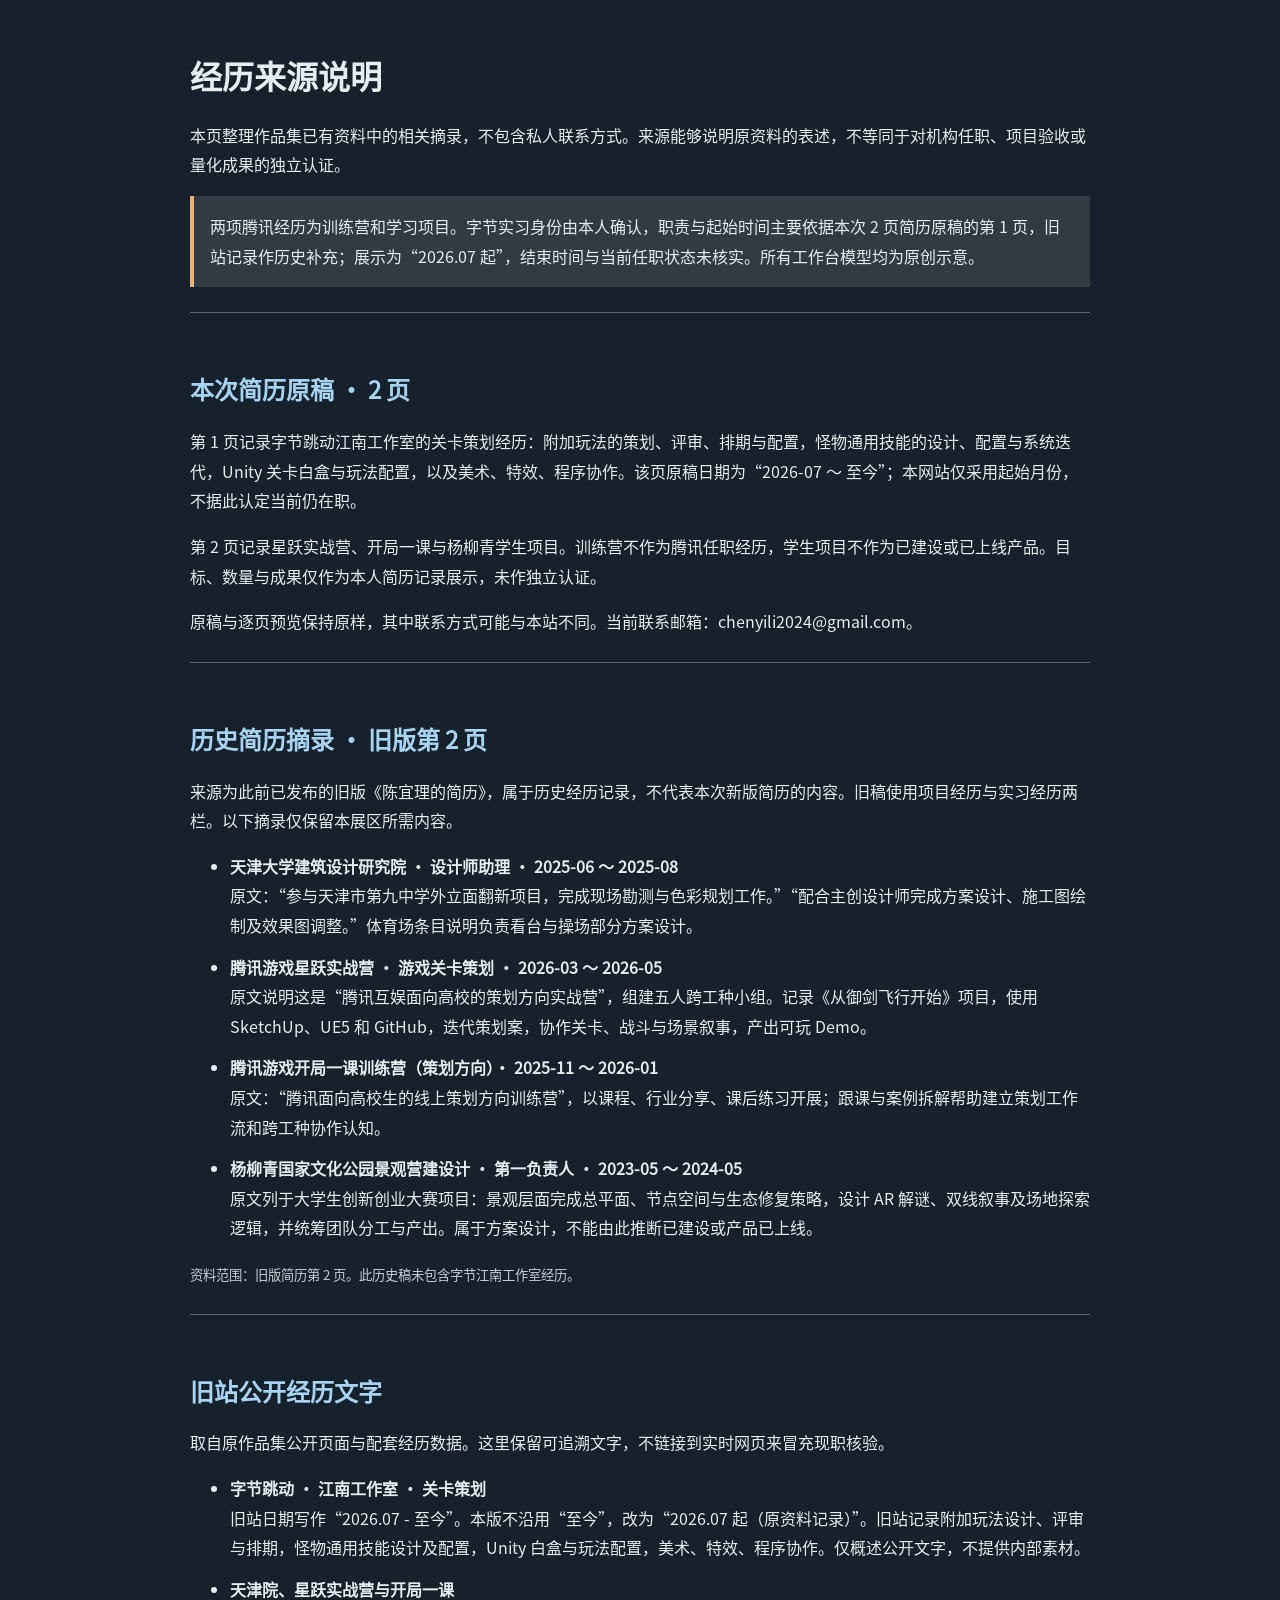
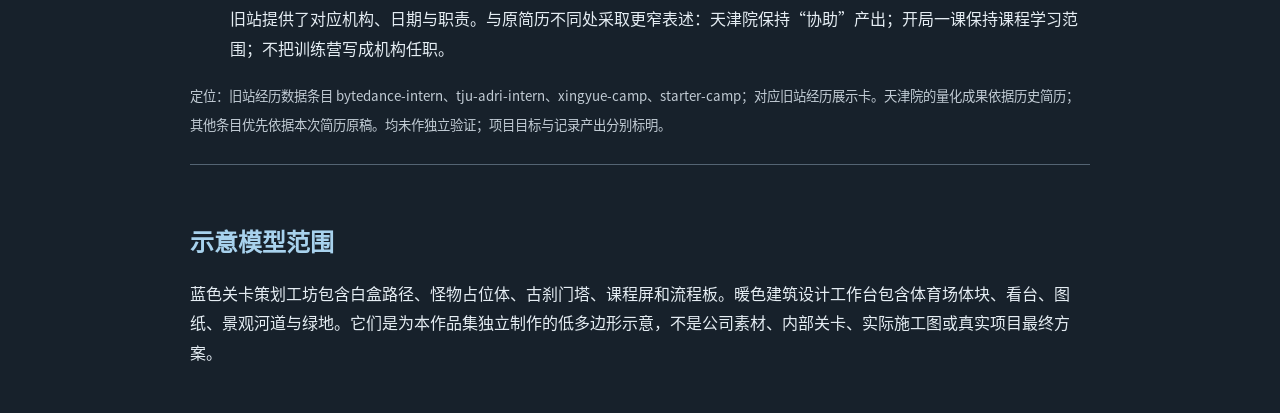
<file: public/world/career/source-excerpts.html>
<!doctype html><html lang="zh-CN"><head><meta charset="utf-8"><meta name="viewport" content="width=device-width,initial-scale=1"><title>经历来源说明 · 陈宜理</title><style>@font-face{font-family:Yili;src:url('../fonts/yili-sans.woff')}body{font:16px/1.85 Yili,sans-serif;background:#17212b;color:#e5edf3;margin:auto;max-width:900px;padding:30px 24px}h1,h2{line-height:1.5}h2{margin-top:42px;color:#a8d2ed}section{border-top:1px solid #546473;margin-top:25px;padding-top:16px}small{color:#c2ccd5}a{color:#a8d2ed}.note{padding:16px;background:#323b42;border-left:4px solid #e4b477}li{margin:12px 0}</style></head><body><h1>经历来源说明</h1><p>本页整理作品集已有资料中的相关摘录，不包含私人联系方式。来源能够说明原资料的表述，不等同于对机构任职、项目验收或量化成果的独立认证。</p><p class="note">两项腾讯经历为训练营和学习项目。字节实习身份由本人确认，职责与起始时间主要依据本次 2 页简历原稿的第 1 页，旧站记录作历史补充；展示为“2026.07 起”，结束时间与当前任职状态未核实。所有工作台模型均为原创示意。</p><section id="current-resume"><h2>本次简历原稿 · 2 页</h2><p>第 1 页记录字节跳动江南工作室的关卡策划经历：附加玩法的策划、评审、排期与配置，怪物通用技能的设计、配置与系统迭代，Unity 关卡白盒与玩法配置，以及美术、特效、程序协作。该页原稿日期为“2026-07 ～ 至今”；本网站仅采用起始月份，不据此认定当前仍在职。</p><p>第 2 页记录星跃实战营、开局一课与杨柳青学生项目。训练营不作为腾讯任职经历，学生项目不作为已建设或已上线产品。目标、数量与成果仅作为本人简历记录展示，未作独立认证。</p><p>原稿与逐页预览保持原样，其中联系方式可能与本站不同。当前联系邮箱：chenyili2024@gmail.com。</p></section><section id="resume"><h2>历史简历摘录 · 旧版第 2 页</h2><p>来源为此前已发布的旧版《陈宜理的简历》，属于历史经历记录，不代表本次新版简历的内容。旧稿使用项目经历与实习经历两栏。以下摘录仅保留本展区所需内容。</p><ul><li><strong>天津大学建筑设计研究院 · 设计师助理 · 2025-06 ～ 2025-08</strong><br>原文：“参与天津市第九中学外立面翻新项目，完成现场勘测与色彩规划工作。”“配合主创设计师完成方案设计、施工图绘制及效果图调整。”体育场条目说明负责看台与操场部分方案设计。</li><li><strong>腾讯游戏星跃实战营 · 游戏关卡策划 · 2026-03 ～ 2026-05</strong><br>原文说明这是“腾讯互娱面向高校的策划方向实战营”，组建五人跨工种小组。记录《从御剑飞行开始》项目，使用 SketchUp、UE5 和 GitHub，迭代策划案，协作关卡、战斗与场景叙事，产出可玩 Demo。</li><li><strong>腾讯游戏开局一课训练营（策划方向）· 2025-11 ～ 2026-01</strong><br>原文：“腾讯面向高校生的线上策划方向训练营”，以课程、行业分享、课后练习开展；跟课与案例拆解帮助建立策划工作流和跨工种协作认知。</li><li><strong>杨柳青国家文化公园景观营建设计 · 第一负责人 · 2023-05 ～ 2024-05</strong><br>原文列于大学生创新创业大赛项目：景观层面完成总平面、节点空间与生态修复策略，设计 AR 解谜、双线叙事及场地探索逻辑，并统筹团队分工与产出。属于方案设计，不能由此推断已建设或产品已上线。</li></ul><small>资料范围：旧版简历第 2 页。此历史稿未包含字节江南工作室经历。</small></section><section id="website"><h2>旧站公开经历文字</h2><p>取自原作品集公开页面与配套经历数据。这里保留可追溯文字，不链接到实时网页来冒充现职核验。</p><ul><li><strong>字节跳动 · 江南工作室 · 关卡策划</strong><br>旧站日期写作“2026.07 - 至今”。本版不沿用“至今”，改为“2026.07 起（原资料记录）”。旧站记录附加玩法设计、评审与排期，怪物通用技能设计及配置，Unity 白盒与玩法配置，美术、特效、程序协作。仅概述公开文字，不提供内部素材。</li><li><strong>天津院、星跃实战营与开局一课</strong><br>旧站提供了对应机构、日期与职责。与原简历不同处采取更窄表述：天津院保持“协助”产出；开局一课保持课程学习范围；不把训练营写成机构任职。</li></ul><small>定位：旧站经历数据条目 bytedance-intern、tju-adri-intern、xingyue-camp、starter-camp；对应旧站经历展示卡。天津院的量化成果依据历史简历；其他条目优先依据本次简历原稿。均未作独立验证；项目目标与记录产出分别标明。</small></section><section><h2>示意模型范围</h2><p>蓝色关卡策划工坊包含白盒路径、怪物占位体、古刹门塔、课程屏和流程板。暖色建筑设计工作台包含体育场体块、看台、图纸、景观河道与绿地。它们是为本作品集独立制作的低多边形示意，不是公司素材、内部关卡、实际施工图或真实项目最终方案。</p></section></body></html>
</file>
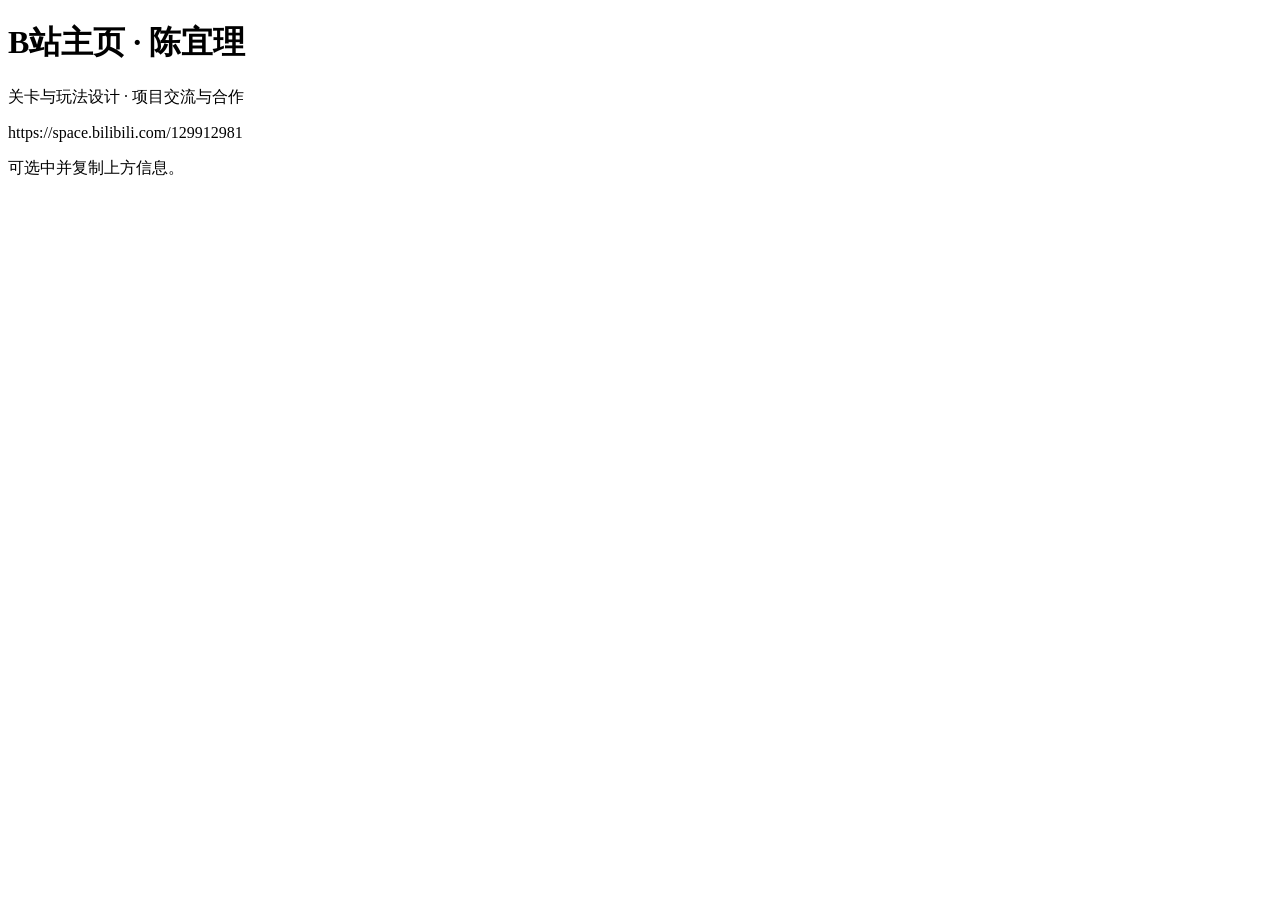
<file: public/world/contact/bilibili.html>
<!doctype html><html lang="zh-CN"><meta charset="utf-8"><meta name="viewport" content="width=device-width,initial-scale=1"><title>B站主页 · 陈宜理</title><body><main><h1>B站主页 · 陈宜理</h1><p>关卡与玩法设计 · 项目交流与合作</p><p>https://space.bilibili.com/129912981</p><p>可选中并复制上方信息。</p></main></body></html>
</file>
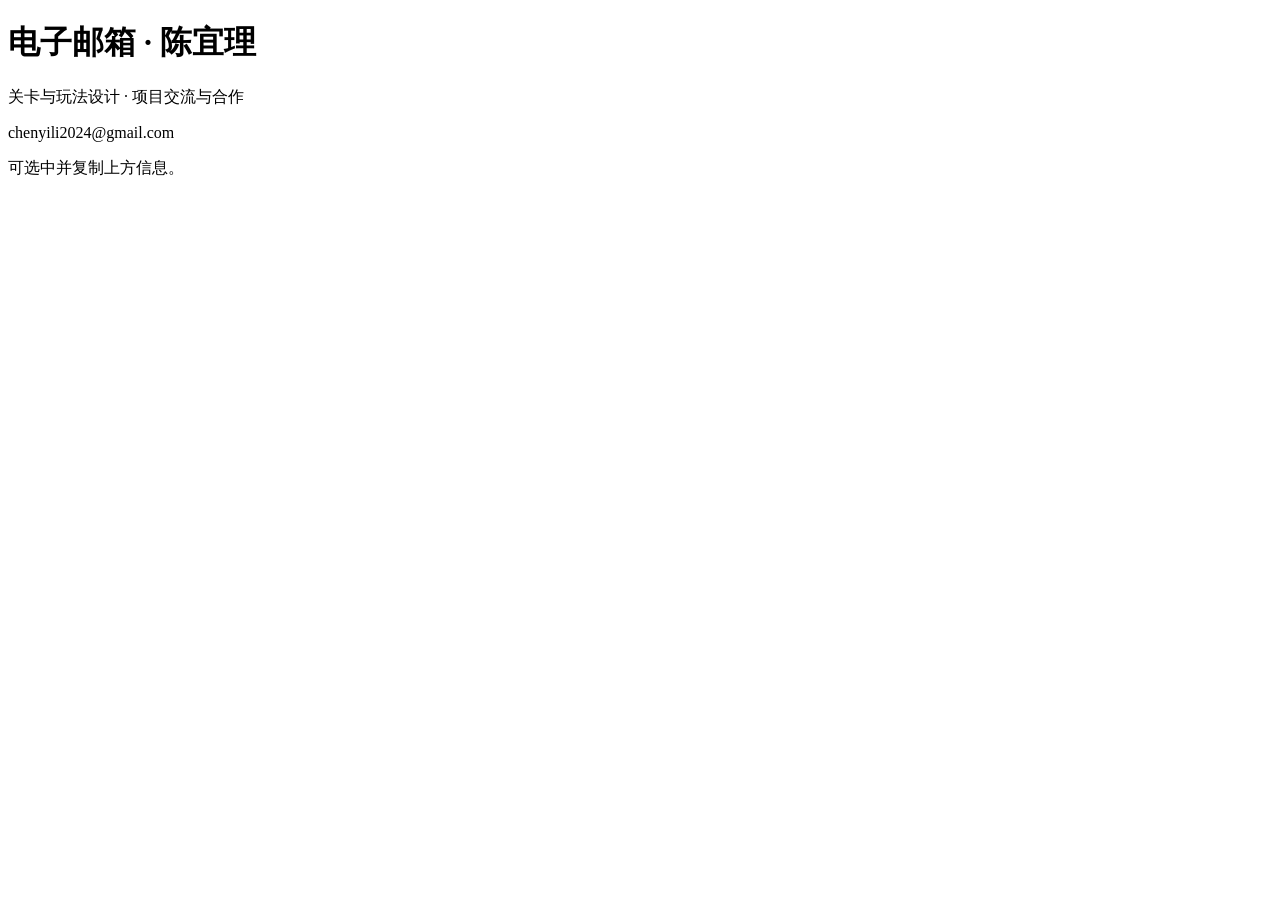
<file: public/world/contact/email.html>
<!doctype html><html lang="zh-CN"><meta charset="utf-8"><meta name="viewport" content="width=device-width,initial-scale=1"><title>电子邮箱 · 陈宜理</title><body><main><h1>电子邮箱 · 陈宜理</h1><p>关卡与玩法设计 · 项目交流与合作</p><p>chenyili2024@gmail.com</p><p>可选中并复制上方信息。</p></main></body></html>
</file>
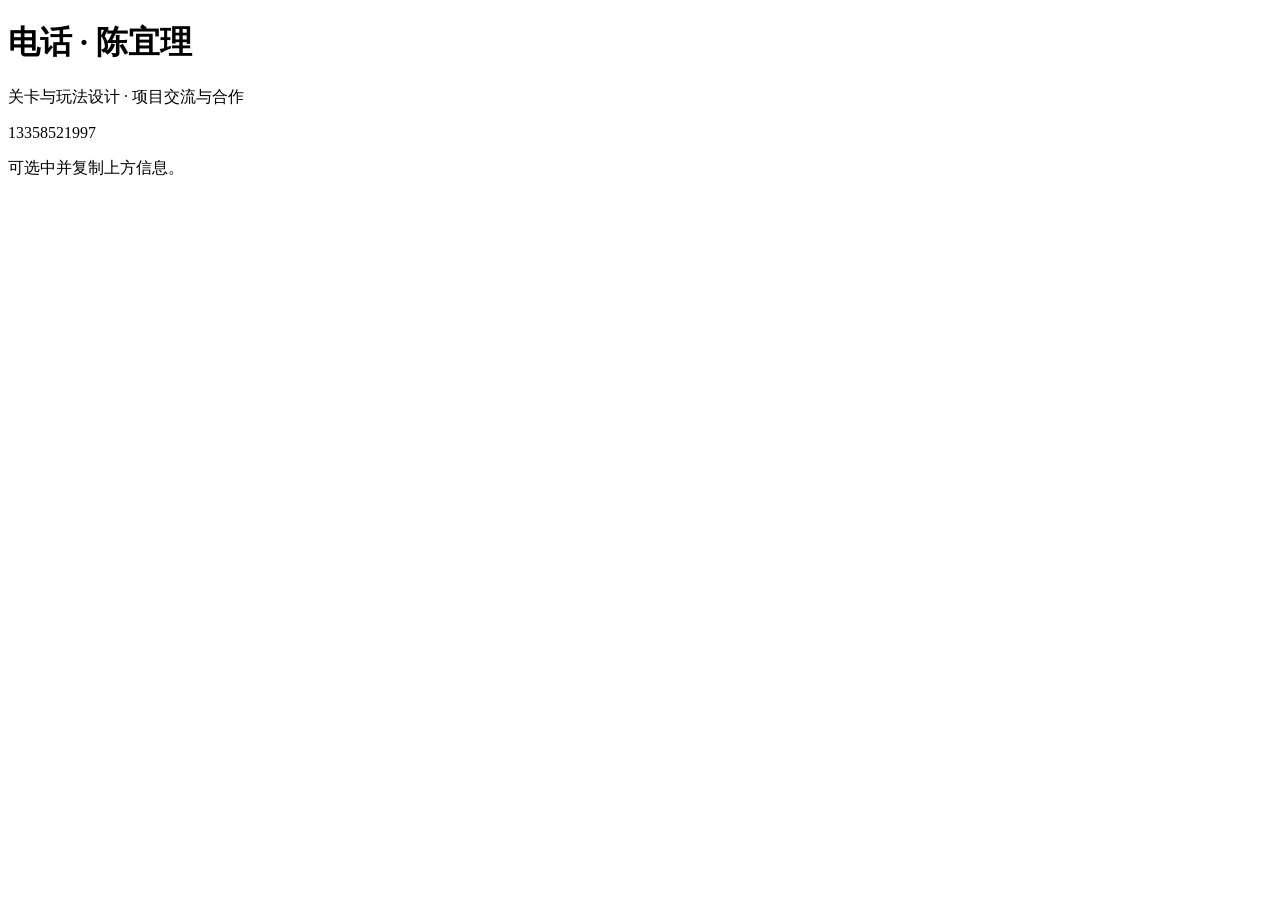
<file: public/world/contact/phone.html>
<!doctype html><html lang="zh-CN"><meta charset="utf-8"><meta name="viewport" content="width=device-width,initial-scale=1"><title>电话 · 陈宜理</title><body><main><h1>电话 · 陈宜理</h1><p>关卡与玩法设计 · 项目交流与合作</p><p>13358521997</p><p>可选中并复制上方信息。</p></main></body></html>
</file>
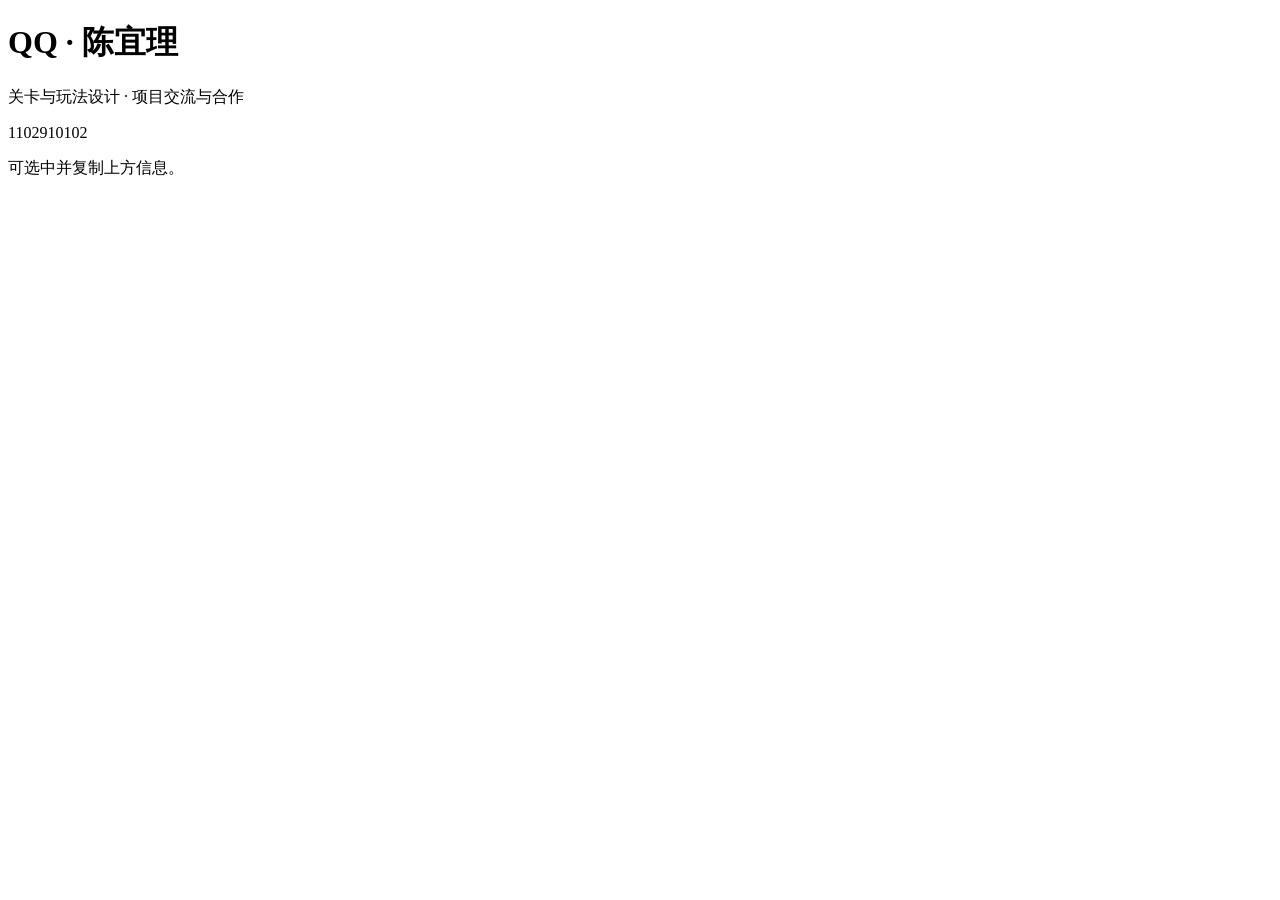
<file: public/world/contact/qq.html>
<!doctype html><html lang="zh-CN"><meta charset="utf-8"><meta name="viewport" content="width=device-width,initial-scale=1"><title>QQ · 陈宜理</title><body><main><h1>QQ · 陈宜理</h1><p>关卡与玩法设计 · 项目交流与合作</p><p>1102910102</p><p>可选中并复制上方信息。</p></main></body></html>
</file>
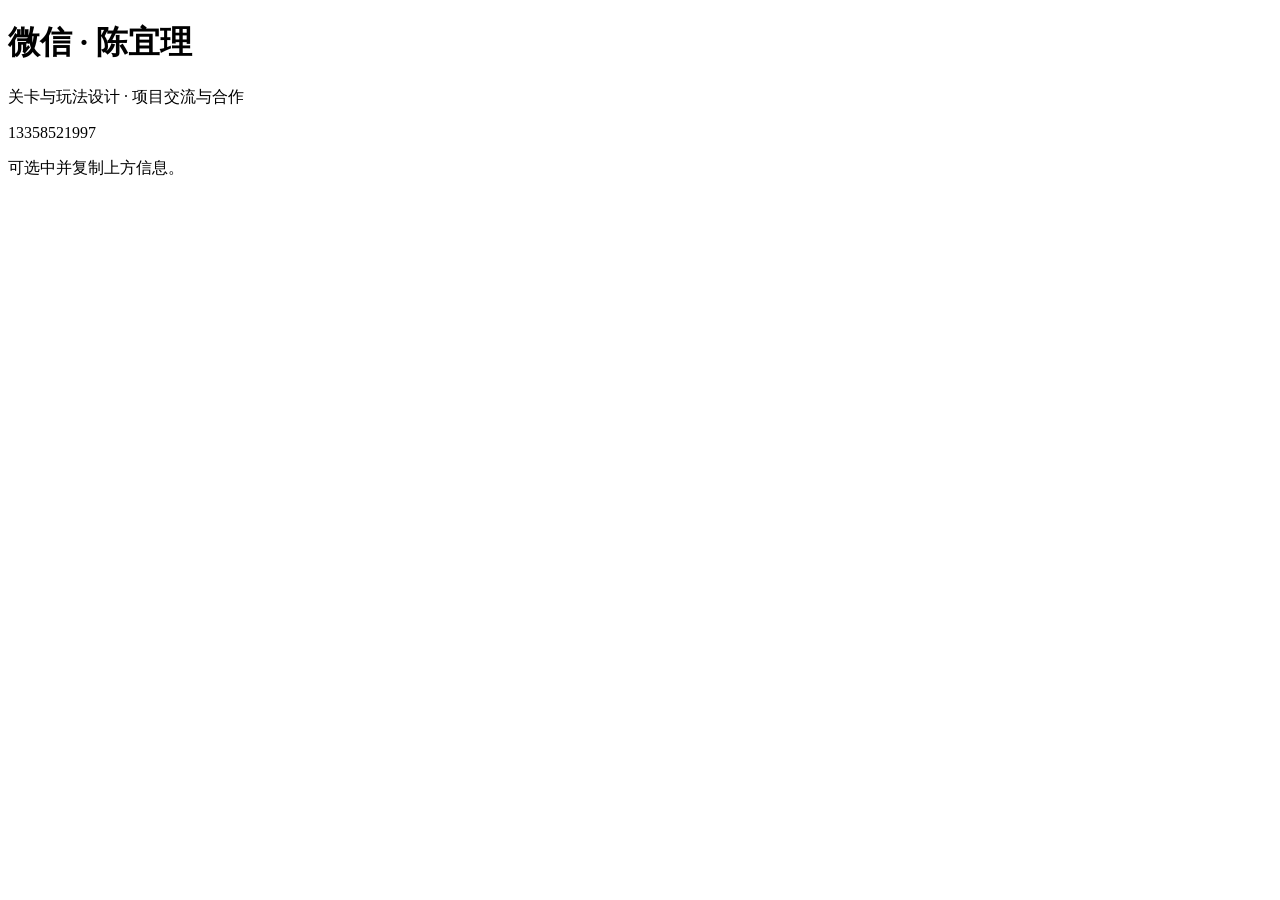
<file: public/world/contact/wechat.html>
<!doctype html><html lang="zh-CN"><meta charset="utf-8"><meta name="viewport" content="width=device-width,initial-scale=1"><title>微信 · 陈宜理</title><body><main><h1>微信 · 陈宜理</h1><p>关卡与玩法设计 · 项目交流与合作</p><p>13358521997</p><p>可选中并复制上方信息。</p></main></body></html>
</file>
<file: mc-portfolio.css>
/* ================================================================
   Minecraft Portfolio Theme — Complete Rewrite
   从零构建，不继承任何原站赛博风格
   ================================================================ */

/* ---- MC 区块切换转场遮罩：像素方块溶解（无贴图）---- */
.mc-transition {
  position: fixed; inset: 0; z-index: 2147483500;
  pointer-events: none;
  opacity: 0;
  /* 用 MC 方块网格做像素化淡入，不使用任何全屏图片 */
  background-color: rgba(8,10,14,0.82);
  background-image:
    linear-gradient(rgba(255,255,255,0.045) 1px, transparent 1px),
    linear-gradient(90deg, rgba(255,255,255,0.045) 1px, transparent 1px);
  background-size: 40px 40px, 40px 40px;
  transition: opacity 260ms cubic-bezier(0.16, 1, 0.3, 1);
}
.mc-transition.active {
  opacity: 1;
  /* 保持不拦截点击，避免遮挡交互 */
  pointer-events: none;
}
@media (prefers-reduced-motion: reduce) {
  .mc-transition { transition: none; }
}

/* ---- 字体 ---- */
:root {
  --mc-font-display: 'Press Start 2P', 'ZCOOL KuaiLe', monospace;
  --mc-font-hud: 'Silkscreen', 'Press Start 2P', monospace;
  --mc-font-body: 'Noto Sans SC', 'Inter', sans-serif;

  --mc-text: #f7f4ea;
  --mc-muted: #a8a094;
  --mc-gold: #ffd700;
  --mc-xp: #80ff20;
  --mc-portal: #a44ce0;
  --mc-portal-bright: #c479ff;
  --mc-dark: #0a0c12;
  --mc-panel: #1a1d26;
  --mc-panel-light: #2a2e3a;
  --mc-border-l: rgba(255,255,255,0.35);
  --mc-border-d: rgba(0,0,0,0.7);

  /* 方块纹理（CSS 生成，不依赖外部图片） */
  --tex-grass: linear-gradient(180deg, #6da53c 30%, #8a5a36 30%);
  --tex-dirt: #8a5a36;
  --tex-stone: #8f8f8f;
  --tex-cobble: #7a7a7a;
  --tex-plank: #9b6b3f;
  --tex-gold: #f6b50f;
  --tex-diamond: #4fd8e8;
  --tex-netherrack: #7a2233;
}

/* ---- 全局重置 ---- */
*, *::before, *::after { box-sizing: border-box; }

html { scroll-behavior: smooth; }

body {
  margin: 0;
  background: var(--mc-dark);
  color: var(--mc-text);
  font-family: var(--mc-font-body);
  overflow-x: hidden;
}

/* ---- MC 全景背景 + 黑色遮罩（参考 MC Java 版菜单磨砂背景）---- */
body::before {
  content: "";
  position: fixed; inset: 0;
  z-index: -2;
  background-image: url("./assets/ui/bg-panorama.jpg");
  background-size: cover;
  background-position: center;
  background-attachment: fixed;
  /* 极缓慢的呼吸缩放，让背景有生命感 */
  animation: mcBgDrift 60s ease-in-out infinite alternate;
}
body::after {
  content: "";
  position: fixed; inset: 0;
  z-index: -1;
  pointer-events: none;
  /* 黑色遮罩：保证前景可读，同时让 MC 场景清晰可辨 */
  background:
    radial-gradient(ellipse at 50% 40%, rgba(6,8,12,0.40) 0%, rgba(6,8,12,0.58) 55%, rgba(4,5,8,0.72) 100%);
}
@keyframes mcBgDrift {
  0%   { transform: scale(1.06) translate3d(0,0,0); }
  100% { transform: scale(1.14) translate3d(-1.2%, -1%, 0); }
}
@media (prefers-reduced-motion: reduce) {
  body::before { animation: none; transform: scale(1.06); }
}

/* ---- 通用方块边框 mixin（手动展开） ---- */
.mc-border {
  border: 3px solid;
  border-color: var(--mc-border-l) var(--mc-border-d) var(--mc-border-d) var(--mc-border-l);
  box-shadow: inset 0 0 0 1px rgba(0,0,0,0.3), 0 4px 0 rgba(0,0,0,0.5);
}

/* ================================================================
   1. 加载界面
   ================================================================ */
.mc-loader {
  position: fixed; inset: 0; z-index: 2147483647;
  background: linear-gradient(180deg, #0d0f14, #12161e);
  display: flex; flex-direction: column; align-items: center; justify-content: center;
  gap: 20px;
  transition: opacity 0.6s ease;
}
.mc-loader.hide { opacity: 0; pointer-events: none; }

.mc-loader-bg {
  position: absolute; inset: 0;
  background: 
    repeating-linear-gradient(0deg, transparent 0 47px, rgba(255,255,255,0.03) 47px 48px),
    repeating-linear-gradient(90deg, transparent 0 47px, rgba(255,255,255,0.03) 47px 48px);
  z-index: 0;
}

.mc-loader-text {
  font-family: var(--mc-font-display);
  font-size: 1.4rem;
  color: var(--mc-text);
  text-shadow: 3px 3px 0 #000;
  z-index: 1;
  animation: mc-blink 1.2s steps(2) infinite;
}

.mc-loader-bar {
  width: 300px; height: 20px;
  background: #000;
  border: 2px solid;
  border-color: var(--mc-border-l) var(--mc-border-d) var(--mc-border-d) var(--mc-border-l);
  overflow: hidden;
  z-index: 1;
}
.mc-loader-fill {
  height: 100%; width: 0%;
  background: 
    repeating-linear-gradient(90deg, #63c81e 0 2px, #8cf53c 2px 30px, #63c81e 30px 32px);
  transition: width 0.3s ease;
}

.mc-loader-sub {
  font-family: var(--mc-font-hud);
  font-size: 0.6rem;
  color: var(--mc-muted);
  letter-spacing: 0.2em;
  z-index: 1;
}

@keyframes mc-blink { 50% { opacity: 0.5; } }

/* ================================================================
   2. 导航栏 — 木板风格
   ================================================================ */
.mc-nav {
  position: fixed; top: 0; left: 0; right: 0;
  height: 56px; z-index: 2147482900;
  background: linear-gradient(180deg, rgba(20,16,12,0.96), rgba(16,13,10,0.94));
  border-bottom: 3px solid #000;
  box-shadow: 0 4px 0 rgba(0,0,0,0.5);
  display: flex; align-items: center; justify-content: space-between;
  padding: 0 clamp(12px, 3vw, 32px);
}

.mc-nav-brand {
  display: flex; align-items: center; gap: 10px;
  text-decoration: none; color: var(--mc-text);
}
.mc-nav-brand-icon {
  width: 32px; height: 32px;
  background: var(--tex-grass);
  background-size: cover;
  border: 2px solid #000;
  box-shadow: inset 0 0 0 1px rgba(255,255,255,0.2), 0 3px 0 rgba(0,0,0,0.4);
  image-rendering: pixelated;
}
.mc-nav-brand-name {
  font-family: var(--mc-font-hud); font-weight: 700;
  font-size: 0.8rem; letter-spacing: 0.05em;
  text-shadow: 2px 2px 0 #000;
}
.mc-nav-brand-ver {
  font-family: var(--mc-font-hud);
  font-size: 0.5rem; color: var(--mc-gold);
  text-shadow: 1px 1px 0 #000;
}

.mc-nav-links {
  display: flex; gap: 2px; align-items: center;
}
.mc-nav-link {
  font-family: var(--mc-font-hud);
  font-size: 0.55rem; letter-spacing: 0.1em;
  color: var(--mc-text); text-decoration: none;
  padding: 7px 12px;
  text-shadow: 1px 1px 0 #000;
  border: 2px solid transparent;
  transition: background 80ms steps(2), border-color 80ms steps(2);
  cursor: pointer; background: none;
}
.mc-nav-link:hover {
  background: rgba(60,60,60,0.6);
  border-color: rgba(255,255,255,0.2) #000 #000 rgba(255,255,255,0.2);
}
.mc-nav-link.is-active {
  background: var(--tex-grass);
  background-size: 26px 26px;
  border: 2px solid #000;
  box-shadow: inset 0 0 0 1px rgba(255,255,255,0.25), 0 2px 0 #2f4a1c;
  color: #fff;
}

.mc-nav-toggle {
  display: none;
  font-family: var(--mc-font-hud);
  font-size: 0.55rem;
  background: var(--tex-stone);
  border: 2px solid #000;
  color: #fff;
  padding: 6px 10px;
  text-shadow: 1px 1px 0 #000;
  cursor: pointer;
}

@media (max-width: 720px) {
  .mc-nav-links { display: none; }
  .mc-nav-links.open {
    display: flex; flex-direction: column;
    position: absolute; top: 56px; left: 0; right: 0;
    background: rgba(16,13,10,0.98);
    padding: 8px;
    gap: 4px;
    border-bottom: 3px solid #000;
  }
  .mc-nav-toggle { display: block; }
}

/* ================================================================
   3. HUD — 血条/护甲/经验条（底部居中，快捷栏上方）
   ================================================================ */
.mc-hud {
  position: fixed; bottom: 96px; left: 50%;
  transform: translateX(-50%);
  z-index: 2147482800;
  display: flex; flex-direction: column; align-items: center;
  gap: 3px;
  /* 血条(169px) + gap(4) + 等级(~24) + gap(4) + 饥饿条(169px) = 370px
     经验条 width:100% 与之等宽，图标不会超出 */
  width: 370px;
  pointer-events: none;
  opacity: 0; transition: opacity 500ms ease 400ms;
}
body.mc-ready .mc-hud { opacity: 1; }

.mc-hud-armor {
  align-self: flex-start;
  display: flex; gap: 1px;
  width: 100%;
  justify-content: flex-start;
}
.mc-hud-vitals {
  display: grid;
  grid-template-columns: 1fr auto 1fr;
  align-items: center; width: 100%; gap: 4px;
}
.mc-hud-row { display: flex; gap: 1px; align-items: center; }
.mc-hud-hearts { justify-content: flex-start; }
.mc-hud-hunger { justify-content: flex-end; }

.mc-hud-icon {
  width: 16px; height: 16px;
  flex: 0 0 auto;
  image-rendering: pixelated;
  background: transparent;
  filter: drop-shadow(1.5px 1.5px 0 rgba(0,0,0,0.9));
}
.mc-hud-icon.off { filter: brightness(0.18) drop-shadow(1.5px 1.5px 0 rgba(0,0,0,0.9)); }

.mc-hud-level {
  color: var(--mc-xp);
  font: 700 1rem/1 var(--mc-font-display);
  text-shadow: 2px 2px 0 #000, -1px -1px 0 #000, 1px -1px 0 #000, -1px 1px 0 #000;
  text-align: center; justify-self: center;
}

.mc-hud-xp {
  width: 100%; height: 10px;
  position: relative; overflow: hidden;
  background: #1b1b1b;
  border: 1px solid rgba(0,0,0,0.85);
  box-shadow: 0 2px 0 rgba(0,0,0,0.6);
}
.mc-hud-xp-fill {
  height: 100%; width: 0%;
  background: repeating-linear-gradient(90deg, #63c81e 0 2px, #8cf53c 2px 30px, #63c81e 30px 32px);
  box-shadow: inset 0 1px 0 rgba(255,255,255,0.3);
  transition: width 0.35s ease;
}

/* ================================================================
   4. 快捷栏 Hotbar
   ================================================================ */
.mc-hotbar {
  position: fixed; bottom: 10px; left: 50%;
  transform: translateX(-50%);
  z-index: 2147482801;
  display: flex; flex-direction: column; align-items: center;
  gap: 4px; pointer-events: none;
}
.mc-hotbar-slots {
  display: flex; gap: 0; padding: 2px;
  background: rgba(20,20,20,0.75);
  border: 3px solid;
  border-color: var(--mc-border-l) var(--mc-border-d) var(--mc-border-d) var(--mc-border-l);
  box-shadow: 0 3px 0 rgba(0,0,0,0.55);
  pointer-events: auto;
}
.mc-slot {
  position: relative; width: 42px; height: 42px;
  padding: 0; display: grid; place-items: center;
  background: rgba(110,110,110,0.5);
  border: 2px solid;
  border-color: rgba(60,60,60,0.9) rgba(200,200,200,0.35) rgba(200,200,200,0.35) rgba(60,60,60,0.9);
  cursor: pointer;
  transition: background-color 80ms steps(2);
}
.mc-slot:hover { background: rgba(150,150,150,0.7); }
.mc-slot.is-selected {
  outline: 3px solid #f0f0f0; outline-offset: -1px;
  background: rgba(160,160,160,0.72); z-index: 2;
  box-shadow: 0 0 0 1px #000;
}
.mc-slot img { width: 28px; height: 28px; image-rendering: pixelated; filter: drop-shadow(2px 2px 0 rgba(0,0,0,0.6)); }
.mc-slot .mc-slot-key {
  position: absolute; top: 1px; left: 3px;
  font: 700 7px/1 var(--mc-font-display);
  color: rgba(255,255,255,0.8); text-shadow: 1px 1px 0 #000;
}
.mc-slot .mc-slot-dura {
  position: absolute; left: 4px; right: 4px; bottom: 3px;
  height: 3px; background: #000; overflow: hidden;
}
.mc-slot .mc-slot-dura i {
  display: block; height: 100%;
  background: var(--mc-xp);
  box-shadow: inset 0 -1px 0 rgba(0,0,0,0.3);
}
.mc-hotbar-label {
  font: 700 0.5rem/1 var(--mc-font-hud);
  letter-spacing: 0.12em; color: var(--mc-text);
  text-shadow: 1px 1px 0 #000; text-align: center;
  background: rgba(0,0,0,0.68); padding: 3px 10px;
  border: 1px solid rgba(255,255,255,0.15);
}

/* ================================================================
   5. 物品提示框 Tooltip
   ================================================================ */
.mc-tip {
  position: fixed; z-index: 2147483010;
  max-width: 260px; padding: 7px 10px;
  background: rgba(16,16,16,0.96);
  border: 2px solid;
  border-color: rgba(255,255,255,0.25) #000 #000 rgba(255,255,255,0.25);
  box-shadow: 3px 3px 0 rgba(0,0,0,0.5);
  font-family: var(--mc-font-hud);
  pointer-events: none; display: none;
}
.mc-tip-name { font-size: 11px; color: #fff; }
.mc-tip-lore { font-size: 10px; color: #a8a8a8; font-style: italic; margin-top: 3px; }

/* ================================================================
   6. 成就弹窗
   ================================================================ */
.mc-achieves {
  position: fixed; top: 70px; right: 12px;
  z-index: 2147483050;
  display: flex; flex-direction: column; gap: 6px;
  pointer-events: none;
}
.mc-achieve {
  display: grid; grid-template-columns: 32px 1fr;
  gap: 8px; align-items: center;
  padding: 7px 12px;
  background: rgba(16,16,16,0.96);
  border: 2px solid;
  border-color: rgba(255,255,255,0.25) #000 #000 rgba(255,255,255,0.25);
  box-shadow: 4px 4px 0 rgba(0,0,0,0.45);
  animation: mc-achieve-in 4.2s steps(24) forwards;
}
.mc-achieve-icon {
  width: 32px; height: 32px;
  display: grid; place-items: center;
  background: var(--tex-grass); background-size: cover;
  border: 2px solid #000;
  image-rendering: pixelated;
}
.mc-achieve-icon img { width: 22px; height: 22px; image-rendering: pixelated; }
.mc-achieve-body b { font-size: 9px; color: var(--mc-gold); }
.mc-achieve-title { font-size: 11px; color: #fff; display: block; }
.mc-achieve-body small { font-size: 8px; color: var(--mc-muted); }

@keyframes mc-achieve-in {
  0% { transform: translateX(120%); opacity: 0; }
  6% { transform: none; opacity: 1; }
  85% { transform: none; opacity: 1; }
  100% { transform: translateX(120%); opacity: 0; }
}

/* ================================================================
   7. 浮动方块背景
   ================================================================ */
.mc-floats {
  position: fixed; inset: 0; z-index: 0;
  pointer-events: none; overflow: hidden;
}
.mc-float {
  position: absolute; bottom: -80px;
  width: 28px; height: 28px;
  image-rendering: pixelated;
  opacity: 0.4;
  animation: mc-float-up linear infinite;
}
@keyframes mc-float-up {
  to { transform: translateY(calc(-100vh - 120px)) rotate(180deg); }
}

/* ================================================================
   8. 区块通用
   ================================================================ */
.mc-section {
  position: relative; z-index: 1;
  padding: clamp(60px, 8vh, 100px) clamp(16px, 4vw, 48px);
}
.mc-section-head {
  margin-bottom: 2rem; text-align: center;
}
.mc-eyebrow {
  font: 700 0.6rem/1 var(--mc-font-hud);
  letter-spacing: 0.2em; color: var(--mc-gold);
  text-shadow: 2px 2px 0 #000;
  margin-bottom: 0.6rem;
}
.mc-eyebrow::before {
  content: ""; display: inline-block;
  width: 14px; height: 14px; vertical-align: middle;
  margin-right: 6px;
  background: var(--tex-grass);
  border: 1px solid #000;
  image-rendering: pixelated;
}
.mc-section-title {
  font: 700 clamp(1.6rem, 3vw, 2.4rem)/1.2 var(--mc-font-display);
  color: var(--mc-text);
  text-shadow: 3px 3px 0 #000, 5px 5px 0 rgba(0,0,0,0.3);
  margin: 0;
}

/* ---- MC 按钮 ---- */
.mc-btn {
  display: inline-flex; align-items: center; gap: 8px;
  font: 700 0.6rem/1 var(--mc-font-hud);
  letter-spacing: 0.1em; color: #fff;
  text-shadow: 2px 2px 0 rgba(0,0,0,0.8);
  padding: 12px 24px; cursor: pointer;
  position: relative;
  /* MC 原生按钮：纯色平涂 + beveled 边框，无纹理接缝 */
  background: #6e6e6e;
  border: 0;
  box-shadow:
    inset 2px 2px 0 0 #8e8e8e,
    inset -2px -2px 0 0 #555555,
    0 3px 0 rgba(0,0,0,0.55);
  text-decoration: none;
  transition:
    transform 160ms cubic-bezier(0.16, 1, 0.3, 1),
    box-shadow 160ms cubic-bezier(0.16, 1, 0.3, 1),
    background 120ms ease;
}
.mc-btn:hover {
  transform: translateY(-2px);
  background: #7a7a7a;
  box-shadow:
    inset 2px 2px 0 0 #9a9a9a,
    inset -2px -2px 0 0 #606060,
    0 6px 14px rgba(0,0,0,0.5);
}
.mc-btn:active {
  transform: translateY(2px);
  background: #656565;
  box-shadow:
    inset 2px 2px 0 0 #555,
    inset -2px -2px 0 0 #8e8e8e,
    0 1px 0 rgba(0,0,0,0.55);
}
.mc-btn.is-active {
  background: #7a7a7a;
  box-shadow:
    inset 2px 2px 0 0 #9a9a9a,
    inset -2px -2px 0 0 #606060,
    0 3px 0 rgba(0,0,0,0.55),
    0 0 0 2px var(--mc-gold);
}
.mc-btn-primary {
  background: var(--tex-gold);
  color: #2f1d05; text-shadow: none;
  border-color: #fff #6a4a10 #6a4a10 #fff;
}
.mc-btn-secondary {
  background: var(--tex-cobble);
}

/* ---- MC 卡片（关于我区域）— 磨砂玻璃风格 ---- */
.mc-card {
  border: 0;
  background: rgba(30,32,38,0.45);
  backdrop-filter: blur(14px) saturate(1.15);
  -webkit-backdrop-filter: blur(14px) saturate(1.15);
  box-shadow:
    inset 2px 2px 0 0 rgba(255,255,255,0.12),
    inset -2px -2px 0 0 rgba(0,0,0,0.4),
    0 5px 0 rgba(0,0,0,0.3),
    0 8px 24px rgba(0,0,0,0.3);
  padding: 1.2rem;
  position: relative;
  transition: transform 260ms cubic-bezier(0.16,1,0.3,1), background 260ms ease;
}
.mc-card:hover {
  transform: translateY(-4px);
  background: rgba(40,42,50,0.55);
}
.mc-card h3 {
  font: 700 0.8rem/1.3 var(--mc-font-display);
  color: #fff; text-shadow: 2px 2px 0 #000;
  margin: 0 0 0.6rem;
}
.mc-card h3::before { content: "◆ "; color: var(--mc-gold); }
.mc-card p {
  font-size: 0.85rem; line-height: 1.7;
  color: rgba(247,244,234,0.82);
}

/* ================================================================
   9. Hero 首页 — 仿 Minecraft 主菜单
   ================================================================ */
.mc-hero {
  position: relative; min-height: 100vh;
  overflow: hidden;
  display: flex; flex-direction: column;
  align-items: center; justify-content: center;
}

/* 背景视频：循环播放，铺满 */
.mc-hero-video {
  position: absolute; inset: 0; z-index: 0;
  width: 100%; height: 100%; object-fit: cover;
  pointer-events: none;
}
/* 极轻的暗角，保证文字可读但不遮挡画面 */
.mc-hero-vignette {
  position: absolute; inset: 0; z-index: 1;
  pointer-events: none;
  background:
    radial-gradient(ellipse at 50% 45%, rgba(0,0,0,0) 42%, rgba(0,0,0,0.34) 100%),
    linear-gradient(180deg, rgba(0,0,0,0.30) 0%, rgba(0,0,0,0.05) 26%, rgba(0,0,0,0.06) 70%, rgba(0,0,0,0.42) 100%);
}

/* 顶部调试信息条 */
.mc-debug-line {
  position: absolute; top: clamp(24px, 4vh, 50px); left: 0; z-index: 5;
  width: 100%;
  display: flex; justify-content: center; gap: 22px;
  flex-wrap: wrap;
  font: 400 0.5rem/1.5 var(--mc-font-hud);
  color: rgba(255,255,255,0.9);
  text-shadow: 1.5px 1.5px 0 rgba(0,0,0,0.9);
  padding: 0 12px;
}

/* ---- 石质大标题 ---- */
.mc-title-block {
  position: relative; z-index: 5;
  margin-top: 0;
  display: flex; flex-direction: column; align-items: center;
  animation: mc-title-float 4.5s ease-in-out infinite;
}
.mc-title-img {
  display: block;
  width: clamp(280px, 46vw, 620px);
  height: auto;
  image-rendering: pixelated;
  filter: drop-shadow(5px 6px 0 rgba(0,0,0,0.55));
}
/* MC splash 黄色跳动标语 */
.mc-splash {
  margin-top: -6px;
  align-self: flex-end;
  margin-right: clamp(4px, 4vw, 60px);
  font: 700 clamp(0.6rem, 1.1vw, 0.9rem)/1 var(--mc-font-hud);
  color: #ffff40;
  text-shadow: 2px 2px 0 rgba(60,50,0,0.9);
  transform: rotate(-17deg);
  transform-origin: center;
  animation: mc-splash-pulse 0.9s ease-in-out infinite;
  white-space: nowrap;
  pointer-events: none;
}

@keyframes mc-title-float {
  0%, 100% { transform: translateY(0); }
  50%      { transform: translateY(-9px); }
}
@keyframes mc-splash-pulse {
  0%, 100% { transform: rotate(-17deg) scale(1); }
  50%      { transform: rotate(-17deg) scale(1.11); }
}

/* ---- MC 主菜单窄条按钮 ---- */
.mc-menu {
  position: relative; z-index: 6;
  margin-top: clamp(18px, 3.5vh, 40px);
  width: min(400px, 76vw);
  display: flex; flex-direction: column; gap: 8px;
}
.mc-menu-row { display: flex; gap: 8px; }

.mc-menu-btn {
  position: relative;
  display: block; width: 100%;
  padding: 0; height: 40px;
  font: 400 0.72rem/40px var(--mc-font-body);
  font-weight: 600;
  letter-spacing: 0.06em;
  color: #fff;
  text-shadow: 2px 2px 0 rgba(0,0,0,0.75);
  cursor: pointer;
  /* MC 按钮：浅灰石质 + 上亮下暗内描边 */
  background: linear-gradient(180deg, #b0b0b0 0%, #9a9a9a 48%, #8b8b8b 52%, #6f6f6f 100%);
  border: 2px solid #000;
  box-shadow:
    inset  2px  2px 0 rgba(255,255,255,0.42),
    inset -2px -2px 0 rgba(0,0,0,0.42),
    0 3px 0 rgba(0,0,0,0.5);
  transition: filter 70ms steps(2, end), transform 70ms steps(2, end);
  image-rendering: pixelated;
}
.mc-menu-btn-half { width: 50%; }

.mc-menu-btn:hover {
  /* MC hover：整体提亮并泛蓝白，边框描白 */
  filter: brightness(1.28) saturate(0.6);
  outline: 2px solid #fff;
  outline-offset: 0;
  z-index: 2;
}
.mc-menu-btn:active {
  transform: translateY(3px);
  box-shadow:
    inset  2px  2px 0 rgba(0,0,0,0.35),
    inset -2px -2px 0 rgba(255,255,255,0.22),
    0 0 0 rgba(0,0,0,0.5);
  filter: brightness(0.94);
}

/* ---- 角落信息 ---- */
.mc-corner {
  position: absolute; bottom: 128px; z-index: 6;
  font: 400 0.58rem/1 var(--mc-font-hud);
  color: #fff;
  text-shadow: 1.5px 1.5px 0 rgba(0,0,0,0.9);
}
.mc-corner-left  { left: clamp(14px, 2.5vw, 34px); }
.mc-corner-right { right: clamp(14px, 2.5vw, 34px); }

/* ---- 右侧 3D 玩家展示（眼睛跟随鼠标） ---- */
.mc-steve {
  position: absolute;
  right: clamp(56px, 8.5vw, 132px);
  top: 50%; transform: translateY(-46%);
  z-index: 5;
  display: flex; flex-direction: column; align-items: center; gap: 14px;
  pointer-events: none;
}
.mc-steve-name {
  font: 400 0.95rem/1 var(--mc-font-hud);
  color: #fff; text-shadow: 2px 2px 0 rgba(0,0,0,0.9);
  letter-spacing: 0.04em;
}

/* 3D 头像容器（比例严格匹配头部素材 608x634） */
.mc-avatar-3d {
  position: relative;
  width: clamp(78px, 8.6vw, 116px);
  aspect-ratio: 608 / 634;
  filter: drop-shadow(4px 6px 0 rgba(0,0,0,0.45));
  /* JS 通过 CSS 变量控制倾斜 */
  --rx: 0deg;
  --ry: 0deg;
  transform: perspective(600px) rotateX(var(--rx)) rotateY(var(--ry));
  transition: transform 80ms linear;
  animation: mc-avatar-bob 3.4s ease-in-out infinite;
}
@keyframes mc-avatar-bob {
  0%, 100% { transform: perspective(600px) rotateX(var(--rx)) rotateY(var(--ry)) translateY(0); }
  50%      { transform: perspective(600px) rotateX(var(--rx)) rotateY(var(--ry)) translateY(-7px); }
}

/* 身体图片（容器已按素材比例，用 fill 保证与眼睛坐标 1:1 对应） */
.mc-avatar-body {
  position: absolute; inset: 0;
  width: 100%; height: 100%; object-fit: fill;
  image-rendering: pixelated;
}

/* 单只眼睛：覆盖素材上完整眼区（白眼+瞳孔），瞳孔在其中滑动 */
.mc-avatar-eye {
  position: absolute;
  background: #e5e5e5;
  overflow: hidden;
  z-index: 2;
  image-rendering: pixelated;
}
/* 素材 608x634。左眼区 = 白(16.78%) 到瞳孔右缘(26.48+9.54=36.02%) */
.mc-eye-left  { left: 16.78%; top: 45.27%; width: 19.24%; height: 11.20%; }
/* 右眼区 = 瞳孔左缘(51.15%) 到白右缘(60.69+9.70=70.39%) */
.mc-eye-right { left: 51.15%; top: 45.27%; width: 19.24%; height: 11.20%; }

/* 瞳孔（跟随鼠标移动，MC 经典深蓝紫）
   宽 50% + 高 62%，居中放置，四周留足移动余量，保证不越出眼白 */
.mc-pupil {
  position: absolute;
  width: 50%; height: 62%;
  background: #3f327a;
  left: 25%; top: 19%;
  transition: transform 60ms linear;
  /* JS 设置 --px/--py 控制偏移 */
  transform: translate(var(--px, 0px), var(--py, 0px));
}

/* ---- 向下滚动提示 ---- */
.mc-scroll-cue {
  position: absolute; bottom: 176px; left: 50%;
  transform: translateX(-50%);
  z-index: 6;
  font: 400 0.56rem/1 var(--mc-font-hud);
  color: #ffff40;
  text-shadow: 1.5px 1.5px 0 rgba(0,0,0,0.9);
  animation: mc-cue-bounce 1.6s steps(4, end) infinite;
  white-space: nowrap;
}
@keyframes mc-cue-bounce {
  0%, 100% { transform: translateX(-50%) translateY(0); opacity: 0.65; }
  50%      { transform: translateX(-50%) translateY(6px); opacity: 1; }
}

@media (max-width: 900px) {
  .mc-steve { display: none; }
  .mc-hero-menu { max-width: min(380px, 88vw); }
}
@media (max-width: 620px) {
  .mc-menu { width: min(320px, 86vw); }
  .mc-menu-btn { height: 36px; font-size: 0.66rem; line-height: 36px; }
  .mc-corner { bottom: 118px; font-size: 0.5rem; }
  .mc-scroll-cue { bottom: 160px; }
  .mc-debug-line { gap: 12px; font-size: 0.44rem; }
}

/* ================================================================
   10. 项目展示区 — MC Bedrock 原生面板风格
   ================================================================ */
:root {
  /* MC Bedrock UI 原生色板 */
  --mcui-panel:      #c6c6c6;  /* 面板浅灰 */
  --mcui-panel-hi:   #ffffff;  /* 高光边（左/上）*/
  --mcui-panel-lo:   #545454;  /* 阴影边（右/下）*/
  --mcui-groove:     #8b8b8b;  /* 内凹凹槽 */
  --mcui-groove-dk:  #373737;  /* 凹槽深色 */
  --mcui-label:      #6e6e6e;  /* 字段标题条 */
  --mcui-ink:        #ffffff;  /* 面板上白字 */
  --mcui-ink-dk:     #3f3f3f;  /* 深字 */
}

.mc-projects-grid {
  display: grid;
  grid-template-columns: repeat(2, 1fr);
  gap: 18px;
}
@media (max-width: 760px) {
  .mc-projects-grid { grid-template-columns: 1fr; }
}

/* ---- 卡片外壳：MC 纯色凸起面板 ---- */
.mc-project-card {
  display: flex;
  gap: 0;
  padding: 5px;
  background: #6e6e6e;
  border: 0;
  box-shadow:
    inset 2px 2px 0 0 #8e8e8e,
    inset -2px -2px 0 0 #555,
    0 5px 0 rgba(0,0,0,0.45),
    0 8px 20px rgba(0,0,0,0.35);
  cursor: pointer;
  transition:
    transform 260ms cubic-bezier(0.16, 1, 0.3, 1),
    box-shadow 260ms cubic-bezier(0.16, 1, 0.3, 1);
  align-items: stretch;
}
.mc-project-card:hover {
  transform: translateY(-5px);
  background: #7a7a7a;
  box-shadow:
    inset 2px 2px 0 0 #9a9a9a,
    inset -2px -2px 0 0 #606060,
    0 10px 0 rgba(0,0,0,0.45),
    0 14px 30px rgba(0,0,0,0.5),
    0 0 0 3px var(--mc-gold);
}

/* ---- 左侧：内凹预览凹槽 ---- */
.mc-project-thumb {
  position: relative;
  flex: 0 0 44%;
  aspect-ratio: 16 / 9;
  overflow: hidden;
  background: #2a2a2a;
  box-shadow:
    inset 2px 2px 0 0 rgba(0,0,0,0.6),
    inset -1px -1px 0 0 rgba(255,255,255,0.2);
}
/* <picture> 是 inline 元素，需撑满容器，否则缩略图布局塌陷 */
.mc-project-thumb picture,
.mc-inv-avatar-slot picture {
  display: block;
  width: 100%; height: 100%;
}
.mc-project-thumb img {
  width: 100%; height: 100%; object-fit: cover;
  image-rendering: auto;
  transition:
    opacity 280ms ease,
    transform 620ms cubic-bezier(0.16, 1, 0.3, 1);
}
.mc-project-card:hover .mc-project-thumb img { transform: scale(1.06); }
.mc-project-thumb .mc-card-video {
  position: absolute; inset: 0;
  width: 100%; height: 100%; object-fit: cover;
  opacity: 0; transition: opacity 0.25s steps(4);
  z-index: 1;
}
.mc-project-card.is-playing .mc-project-thumb img { opacity: 0; }
.mc-project-card.is-playing .mc-project-thumb .mc-card-video { opacity: 1; }

/* 播放提示：MC 纯色按钮 + 呼吸动效 */
.mc-play-hint {
  position: absolute; top: 50%; left: 50%;
  transform: translate(-50%,-50%);
  width: 46px; height: 46px;
  background: #6e6e6e;
  box-shadow:
    inset 2px 2px 0 0 #8e8e8e,
    inset -2px -2px 0 0 #555555,
    0 3px 8px rgba(0,0,0,0.5);
  display: grid; place-items: center;
  z-index: 2;
  pointer-events: none;
  transition:
    opacity 280ms ease,
    transform 380ms cubic-bezier(0.16, 1, 0.3, 1),
    background 160ms ease;
  animation: mcPlayPulse 2.6s ease-in-out infinite;
}
.mc-play-hint::after {
  content: "";
  width: 0; height: 0;
  border-left: 14px solid #fff;
  border-top: 10px solid transparent;
  border-bottom: 10px solid transparent;
  margin-left: 4px;
  filter: drop-shadow(1px 1px 0 rgba(0,0,0,0.5));
}
.mc-project-card:hover .mc-play-hint {
  transform: translate(-50%,-50%) scale(1.14);
  background: #7a7a7a;
  animation-play-state: paused;
}
.mc-project-card.is-playing .mc-play-hint {
  opacity: 0;
  transform: translate(-50%,-50%) scale(1.5);
}
@keyframes mcPlayPulse {
  0%, 100% { box-shadow:
    inset 0 0 0 2px rgba(255,255,255,0.7),
    inset -2px -2px 0 2px rgba(0,0,0,0.3),
    0 4px 14px rgba(0,0,0,0.45); }
  50% { box-shadow:
    inset 0 0 0 2px rgba(255,255,255,0.95),
    inset -2px -2px 0 2px rgba(0,0,0,0.3),
    0 4px 20px rgba(255,215,0,0.4); }
}
@media (prefers-reduced-motion: reduce) {
  .mc-play-hint { animation: none; }
}

/* ---- 右侧：字段区（MC 设置面板结构）---- */
.mc-project-body {
  flex: 1;
  padding: 0 0 0 6px;
  display: flex; flex-direction: column;
  justify-content: center;
  gap: 4px;
  min-width: 0;
}

/* 标题条：MC 深灰横条 */
.mc-proj-label {
  display: flex; align-items: center; gap: 6px;
  background: #3a3a3a;
  padding: 5px 8px;
  font: 700 0.5rem/1.4 var(--mc-font-hud);
  color: #fff;
  letter-spacing: 0.06em;
  text-shadow: 1px 1px 0 rgba(0,0,0,0.8);
  box-shadow:
    inset 1px 1px 0 0 rgba(255,255,255,0.15),
    inset -1px -1px 0 0 rgba(0,0,0,0.3);
}
.mc-proj-label .mc-proj-idx {
  color: var(--mc-gold);
  font-family: var(--mc-font-display);
  font-size: 0.62rem;
}
.mc-proj-label img {
  width: 16px; height: 16px;
  image-rendering: pixelated;
}

/* 值框：MC 内凹凹槽 */
.mc-proj-value {
  background: #525252;
  box-shadow:
    inset 2px 2px 0 0 rgba(0,0,0,0.5),
    inset -1px -1px 0 0 rgba(255,255,255,0.2);
  padding: 9px 10px;
  font: 700 0.62rem/1.5 var(--mc-font-hud);
  color: #fff;
  text-shadow: 1px 1px 0 rgba(0,0,0,0.8);
}
.mc-project-card h3 {
  margin: 0;
  font: 700 0.72rem/1.4 var(--mc-font-hud);
  color: var(--mcui-ink);
  text-shadow: 1px 1px 0 rgba(0,0,0,0.6);
}
.mc-project-desc {
  margin: 0;
  font-family: var(--mc-font-body);
  font-size: 0.72rem;
  line-height: 1.65;
  color: #f0f0f0;
  text-shadow: 1px 1px 0 rgba(0,0,0,0.5);
}

/* 标签：MC 小凸起按钮 */
.mc-project-tags {
  display: flex; flex-wrap: wrap; gap: 5px;
  margin-top: 2px;
  padding-top: 2px;
}
.mc-project-tags span {
  font: 700 0.44rem/1 var(--mc-font-hud);
  letter-spacing: 0.05em;
  background: #3a3a3a;
  color: var(--mc-gold);
  padding: 5px 7px;
  box-shadow:
    inset 1px 1px 0 0 rgba(255,255,255,0.3),
    inset -1px -1px 0 0 rgba(0,0,0,0.4);
  text-shadow: 1px 1px 0 rgba(0,0,0,0.8);
  transition: transform 180ms cubic-bezier(0.16,1,0.3,1), background 180ms;
}
.mc-project-card:hover .mc-project-tags span {
  background: #4a4a4a;
  transform: translateY(-1px);
}

@media (max-width: 760px) {
  .mc-project-card { flex-direction: column; min-height: 0; }
  .mc-project-thumb { flex: none; aspect-ratio: 16/9; width: 100%; }
  .mc-project-thumb img { width: 100%; height: 100%; object-fit: cover; }
  .mc-project-body { padding: 6px 0 0; }
  /* 手机端播放按钮始终可见 */
  .mc-play-hint { opacity: 1 !important; transform: translate(-50%,-50%) scale(1) !important; }
  /* 手机端视频区域确保可见 */
  .mc-hero-video, .mc-finale-video { object-fit: cover; width: 100%; height: 100%; }
}

/* ================================================================
   11. 简历区 · MC 背包界面
   ================================================================ */
.mc-inventory {
  max-width: 1280px;
  margin: 0 auto;
  background: #6b6b6b;
  border: 0;
  box-shadow:
    inset 2px 2px 0 0 rgba(255,255,255,0.35),
    inset -2px -2px 0 0 rgba(0,0,0,0.5),
    0 6px 0 rgba(0,0,0,0.55),
    0 10px 30px rgba(0,0,0,0.5);
  padding: 0;
}

/* 标题栏 */
.mc-inv-titlebar {
  display: flex; justify-content: space-between; align-items: center;
  padding: 8px 14px;
  background: #8b8b8b;
  border-bottom: 2px solid #555;
}
.mc-inv-title {
  font: 700 0.85rem/1 var(--mc-font-hud);
  color: #3f3f3f;
  text-shadow: 1px 1px 0 rgba(255,255,255,0.3);
  letter-spacing: 0.05em;
}
.mc-inv-sub {
  font: 700 0.55rem/1 var(--mc-font-hud);
  color: #555;
  letter-spacing: 0.08em;
}

/* 主体 */
.mc-inv-body {
  display: grid;
  grid-template-columns: 260px 1fr;
  gap: 14px;
  padding: 14px;
  background: #8b8b8b;
}
@media (max-width: 760px) {
  .mc-inv-body { grid-template-columns: 1fr; }
}

/* 左侧玩家预览 */
.mc-inv-player {
  display: flex; flex-direction: column;
  align-items: center; justify-content: center;
  gap: 10px;
  height: 100%;
}
.mc-inv-avatar-slot {
  width: 140px; height: 140px;
  background: #373737;
  border: 2px solid;
  border-color: #555 #fff #fff #555;
  display: grid; place-items: center;
  overflow: hidden;
  box-shadow: inset 2px 2px 0 #1a1a1a;
}
.mc-inv-avatar-slot img {
  width: 100%; height: 100%; object-fit: cover;
  image-rendering: pixelated;
}
.mc-inv-armor {
  display: grid; grid-template-columns: repeat(4, 1fr);
  gap: 4px; width: 100%;
}
.mc-inv-player-info {
  width: 100%; text-align: center;
  background: #373737;
  border: 2px solid;
  border-color: #555 #fff #fff #555;
  padding: 10px 8px;
}
.mc-inv-name {
  font: 700 0.85rem/1 var(--mc-font-display);
  color: #fff; text-shadow: 2px 2px 0 #000;
  margin: 0 0 4px;
}
.mc-inv-role {
  font: 700 0.55rem/1 var(--mc-font-hud);
  color: #ffd24a;
  text-shadow: 1px 1px 0 #000;
  letter-spacing: 0.08em;
  margin: 0 0 8px;
}
.mc-inv-contact {
  font-size: 0.65rem; color: #aaa;
  line-height: 1.7; text-align: left;
}
.mc-inv-contact p { margin: 2px 0; }

/* 右侧物品栏 */
.mc-inv-right {
  display: flex; flex-direction: column; gap: 12px;
}
.mc-inv-section-label {
  font: 700 0.6rem/1 var(--mc-font-hud);
  color: #3f3f3f;
  text-shadow: 1px 1px 0 rgba(255,255,255,0.3);
  letter-spacing: 0.06em;
  margin: 0 0 6px;
}

/* 通用格子 */
.mc-inv-slot {
  position: relative;
  width: 100%; aspect-ratio: 1;
  background: #373737;
  border: 2px solid;
  border-color: #555 #fff #fff #555;
  box-shadow: inset 2px 2px 0 #1a1a1a, inset -1px -1px 0 #4a4a4a;
  display: grid; place-items: center;
  cursor: default;
  transition: transform 160ms cubic-bezier(0.16,1,0.3,1);
}
.mc-inv-slot-item { cursor: pointer; }
.mc-inv-slot-item:hover,
.mc-inv-slot-item:focus,
.mc-inv-armor-slot:hover,
.mc-inv-armor-slot:focus {
  outline: 2px solid #fff;
  outline-offset: -2px;
  z-index: 5;
  transform: scale(1.06);
}
.mc-inv-slot-empty { background: #2a2a2a; }
.mc-inv-item-icon {
  font-size: 2rem;
  line-height: 1;
  filter: drop-shadow(1px 1px 0 rgba(0,0,0,0.5));
  transition: transform 200ms cubic-bezier(0.16,1,0.3,1);
}
.mc-inv-slot-item:hover .mc-inv-item-icon {
  transform: scale(1.15) rotate(-3deg);
}
.mc-inv-item-count {
  position: absolute;
  bottom: 2px; right: 3px;
  font: 700 0.5rem/1 var(--mc-font-hud);
  color: #fff;
  text-shadow: 1px 1px 0 #000, -1px -1px 0 #000;
  letter-spacing: 0;
}

/* 合成区 2x2 */
.mc-inv-craft-grid {
  display: grid;
  grid-template-columns: repeat(4, 1fr);
  gap: 4px;
}

/* 物品栏 3x3 */
.mc-inv-grid {
  display: grid;
  grid-template-columns: repeat(9, 1fr);
  gap: 4px;
}
@media (max-width: 600px) {
  .mc-inv-grid { grid-template-columns: repeat(5, 1fr); }
}

/* 快捷栏 */
.mc-inv-hotbar {
  display: grid;
  grid-template-columns: repeat(9, 1fr);
  gap: 3px;
  padding: 4px;
  background: #2a2a2a;
  border: 2px solid;
  border-color: #555 #fff #fff #555;
}
.mc-inv-hot-slot {
  background: #1a1a1a;
}

/* Tooltip（MC 物品提示） */
.mc-inv-tooltip {
  position: absolute;
  bottom: calc(100% + 6px);
  left: 50%;
  transform: translateX(-50%) scale(0.92);
  background: #100010;
  border: 2px solid #2a0a4a;
  box-shadow: 0 0 0 1px #100010, 2px 2px 0 rgba(0,0,0,0.5);
  padding: 6px 10px;
  min-width: 160px;
  max-width: 240px;
  z-index: 50;
  opacity: 0;
  pointer-events: none;
  transition: opacity 80ms steps(2), transform 80ms steps(2);
}
.mc-inv-slot-item:hover .mc-inv-tooltip,
.mc-inv-slot-item:focus .mc-inv-tooltip,
.mc-inv-armor-slot:hover .mc-inv-tooltip,
.mc-inv-armor-slot:focus .mc-inv-tooltip {
  opacity: 1;
  transform: translateX(-50%) scale(1);
}
.mc-tt-title {
  font: 700 0.65rem/1.3 var(--mc-font-hud);
  color: #fff;
  text-shadow: 1px 1px 0 #000;
  margin: 0 0 3px;
}
.mc-tt-desc {
  font-size: 0.6rem;
  color: #aaa;
  line-height: 1.5;
  margin: 0;
}
.mc-tt-hint {
  font-size: 0.55rem;
  color: #7c7cff;
  margin: 4px 0 0;
  font-style: italic;
}

/* 经历格子点击态 */
.mc-exp-slot:active {
  transform: translateY(2px);
  border-color: #fff #555 #555 #fff;
}

/* 底部简介 */
.mc-inv-footer {
  background: #8b8b8b;
  border-top: 2px solid #555;
  padding: 10px 14px;
}
.mc-inv-footer p {
  font-size: 0.7rem;
  color: #3f3f3f;
  line-height: 1.7;
  margin: 0;
  text-shadow: 1px 1px 0 rgba(255,255,255,0.2);
}

/* ================================================================
   12. 关于我
   ================================================================ */
.mc-about-grid {
  /* auto-fit（而非 auto-fill）会折叠没有内容的空轨道，
     否则 3 张卡片被塞进 4 条轨道，右侧空轨道会让卡片组整体偏左。 */
  display: grid;
  grid-template-columns: repeat(3, minmax(0, 1fr));
  gap: 16px;
  /* 与页面其他区块统一的内容宽度，并在超宽屏下水平居中 */
  max-width: 1280px;
  margin-inline: auto;
  align-items: stretch;
}
@media (max-width: 1024px) {
  .mc-about-grid { grid-template-columns: repeat(2, minmax(0, 1fr)); }
}
@media (max-width: 700px) {
  .mc-about-grid { grid-template-columns: minmax(0, 1fr); }
}

/* ================================================================
   13. 结尾视频区
   ================================================================ */
.mc-finale {
  position: relative; height: 100vh; overflow: hidden;
  display: flex; align-items: center; justify-content: center;
}
.mc-finale-video {
  position: absolute; inset: 0; z-index: 1;
  width: 100%; height: 100%; object-fit: cover;
  pointer-events: none;
  filter: saturate(1.1) contrast(1.05);
}
/* 视频上加深色渐变遮罩，保证文字/按钮可读 */
.mc-finale::after {
  content: "";
  position: absolute; inset: 0; z-index: 1;
  background: radial-gradient(ellipse at center,
    rgba(0,0,0,0.55) 0%,
    rgba(0,0,0,0.35) 45%,
    rgba(0,0,0,0.15) 100%);
  pointer-events: none;
}
.mc-finale-overlay {
  position: relative; z-index: 2;
  text-align: center; padding: 2rem;
  display: flex; flex-direction: column;
  align-items: center; justify-content: center;
}
.mc-finale-overlay .mc-section-title {
  margin: 0.3rem 0 0.7rem;
}
.mc-finale-note {
  font: 700 clamp(0.95rem, 1.9vw, 1.35rem)/1.6 var(--mc-font-body);
  color: #fff;
  text-shadow: 2px 2px 0 #000, 0 2px 12px rgba(0,0,0,0.85);
  margin: 0;
  max-width: 640px;
}
/* 视频上的联系按钮：和 .mc-btn 统一的 MC 纯色凸起风格 */
.mc-finale-overlay .mc-contact-list a {
  background: #6e6e6e;
  border: 0;
  box-shadow:
    inset 2px 2px 0 0 #8e8e8e,
    inset -2px -2px 0 0 #555,
    0 4px 0 rgba(0,0,0,0.6);
  color: #fff;
  text-shadow: 1px 1px 0 rgba(0,0,0,0.8);
}
.mc-finale-overlay .mc-contact-list a:hover {
  background: #7a7a7a;
  transform: translateY(-2px);
  box-shadow:
    inset 2px 2px 0 0 #9a9a9a,
    inset -2px -2px 0 0 #606060,
    0 6px 0 rgba(0,0,0,0.6),
    0 0 0 3px var(--mc-gold);
}

/* ================================================================
   14. 联系方式 + 挖掘小游戏
   ================================================================ */
.mc-contact { text-align: center; }
.mc-contact-list {
  display: flex; flex-direction: column; gap: 8px;
  align-items: center; margin: 1.5rem 0;
}
.mc-contact-list a {
  display: inline-flex; align-items: center; justify-content: center; gap: 8px;
  padding: 10px 20px;
  min-width: 260px;
  background: #6e6e6e;
  border: 0;
  box-shadow:
    inset 2px 2px 0 0 #8e8e8e,
    inset -2px -2px 0 0 #555,
    0 4px 0 rgba(0,0,0,0.5);
  color: #fff; text-decoration: none;
  font: 600 0.85rem/1 var(--mc-font-body);
  text-shadow: 1px 1px 0 rgba(0,0,0,0.8);
  transition: transform 80ms steps(2), background 80ms steps(2), box-shadow 80ms steps(2);
}
.mc-contact-list a:hover {
  background: #7a7a7a;
  transform: translateY(-2px);
  box-shadow:
    inset 2px 2px 0 0 #9a9a9a,
    inset -2px -2px 0 0 #606060,
    0 6px 0 rgba(0,0,0,0.5),
    0 0 0 3px var(--mc-gold);
}

.mc-mine-zone {
  margin-top: 2rem; text-align: center;
}
.mc-mine-title {
  font: 700 0.7rem/1 var(--mc-font-hud);
  letter-spacing: 0.2em; color: var(--mc-gold);
  text-shadow: 2px 2px 0 #000;
}
.mc-mine-hint {
  font-size: 0.78rem; color: var(--mc-muted);
  margin-bottom: 1rem;
}
.mc-mine-wall {
  display: inline-grid;
  grid-template-columns: repeat(5, 52px);
  gap: 5px; padding: 10px;
  pointer-events: auto;
  border: 3px solid;
  border-color: var(--mc-border-l) var(--mc-border-d) var(--mc-border-d) var(--mc-border-l);
  background: linear-gradient(180deg, rgba(10,12,18,0.9), rgba(8,10,15,0.95));
  box-shadow: 0 6px 0 rgba(0,0,0,0.55);
}
.mc-mine-block {
  position: relative; width: 52px; height: 52px;
  border: 2px solid;
  border-color: rgba(60,60,60,0.9) rgba(200,200,200,0.35) rgba(200,200,200,0.35) rgba(60,60,60,0.9);
  cursor: pointer;
  pointer-events: auto;
  transition: transform 80ms steps(2), filter 120ms steps(3);
  --mc-btex: #8a5a36;
  background: var(--mc-btex);
  box-shadow: inset 0 0 0 1px rgba(255,255,255,0.06), 0 3px 0 rgba(0,0,0,0.5);
}
.mc-mine-block:hover {
  filter: brightness(1.2);
  transform: translateY(-2px);
  outline: 2px solid #fff; outline-offset: 2px;
}
.mc-mine-block:active { transform: scale(0.94); }
.mc-mine-block .mc-crack {
  position: absolute; inset: 0;
  background: 
    linear-gradient(45deg, transparent 48%, rgba(0,0,0,0.4) 48% 52%, transparent 52%),
    linear-gradient(-45deg, transparent 48%, rgba(0,0,0,0.4) 48% 52%, transparent 52%);
  opacity: 0; pointer-events: none;
}
.mc-mine-block.crack-1 .mc-crack { opacity: 0.4; }
.mc-mine-block.crack-2 .mc-crack { opacity: 0.7; }
.mc-mine-block.is-broken {
  transform: scale(0); opacity: 0; pointer-events: none;
  transition: transform 220ms cubic-bezier(0.3,0,0.8,0.4), opacity 220ms ease;
}
.mc-mine-chest {
  display: none; margin: 0 auto;
  pointer-events: auto;
  width: 80px; height: 70px;
  background: var(--tex-plank);
  border: 3px solid #000;
  box-shadow: inset 0 0 0 2px rgba(255,255,255,0.15), 0 5px 0 rgba(0,0,0,0.5);
  cursor: pointer;
  animation: mc-chest-bounce 500ms steps(8);
}
.mc-mine-zone.is-unlocked .mc-mine-wall { display: none; }
.mc-mine-zone.is-unlocked .mc-mine-chest { display: block; }
.mc-mine-chest.is-open { animation: mc-chest-open 600ms steps(12) forwards; }
.mc-contact-reveal {
  display: none; margin-top: 1.2rem;
  animation: mc-reveal-up 600ms steps(10) forwards;
}
.mc-mine-zone.is-unlocked .mc-contact-reveal { display: block; }

@keyframes mc-chest-bounce {
  0% { transform: scale(0.5); }
  35% { transform: scale(1.18) rotate(-3deg); }
  100% { transform: scale(1); }
}
@keyframes mc-chest-open { to { transform: scale(1.1) rotate(2deg); } }
@keyframes mc-reveal-up {
  from { transform: translateY(30px); opacity: 0; }
  to { transform: none; opacity: 1; }
}

/* ================================================================
   15. Modal
   ================================================================ */
.mc-modal {
  position: fixed; inset: 0; z-index: 2147483600;
  display: none; align-items: center; justify-content: center;
  padding: 2rem;
}
.mc-modal.open { display: flex; animation: mcModalIn 320ms cubic-bezier(0.16,1,0.3,1); }
@keyframes mcModalIn {
  from { opacity: 0; }
  to   { opacity: 1; }
}
.mc-modal-backdrop {
  position: absolute; inset: 0;
  background: rgba(0,0,0,0.82);
  backdrop-filter: blur(6px);
  -webkit-backdrop-filter: blur(6px);
}
.mc-modal-panel {
  position: relative; z-index: 1;
  max-width: 860px; width: 100%; max-height: 88vh;
  overflow-y: auto;
  padding: 1.5rem;
  background: #6b6b6b;
  border: 0;
  box-shadow:
    inset 2px 2px 0 0 rgba(255,255,255,0.35),
    inset -2px -2px 0 0 rgba(0,0,0,0.5),
    0 8px 0 rgba(0,0,0,0.6),
    0 0 60px rgba(0,0,0,0.6);
  animation: mcPanelIn 420ms cubic-bezier(0.16,1,0.3,1);
}
@keyframes mcPanelIn {
  from { transform: scale(0.9) translateY(24px); opacity: 0; }
  to   { transform: none; opacity: 1; }
}
.mc-modal-close {
  position: absolute; top: 10px; right: 10px;
  width: 36px; height: 36px;
  background: #6e6e6e;
  border: 0;
  color: #fff; font-size: 1rem; cursor: pointer;
  box-shadow:
    inset 2px 2px 0 0 #8e8e8e,
    inset -2px -2px 0 0 #555,
    0 3px 0 rgba(0,0,0,0.55);
  transition: transform 160ms cubic-bezier(0.16,1,0.3,1), background 120ms ease;
}
.mc-modal-close:hover {
  background: #7a7a7a;
  transform: translateY(-2px);
}
.mc-modal-close:active {
  background: #656565;
  transform: translateY(2px);
}
.mc-modal-panel h3 {
  font: 700 1rem/1.3 var(--mc-font-display);
  color: #fff; text-shadow: 2px 2px 0 rgba(0,0,0,0.8);
}
.mc-modal-panel h4 {
  display: inline-block;
  padding: 5px 8px; margin: 0.8rem 0 0.4rem;
  background: #3a3a3a;
  font: 700 0.55rem/1 var(--mc-font-hud);
  color: #fff; text-shadow: 1px 1px 0 rgba(0,0,0,0.8);
  box-shadow:
    inset 1px 1px 0 0 rgba(255,255,255,0.25),
    inset -1px -1px 0 0 rgba(0,0,0,0.4);
}
.mc-modal-panel ul {
  font-size: 0.82rem; line-height: 1.8;
  color: #f0f0f0;
  text-shadow: 1px 1px 0 rgba(0,0,0,0.5);
}
.mc-modal-panel ul li::marker { content: "▸ "; color: var(--mc-gold); }
.mc-modal-meta span {
  display: inline-block; margin: 2px;
  background: #3a3a3a;
  color: var(--mc-gold);
  font: 700 0.5rem/1 var(--mc-font-hud);
  padding: 5px 7px;
  box-shadow:
    inset 1px 1px 0 0 rgba(255,255,255,0.25),
    inset -1px -1px 0 0 rgba(0,0,0,0.4);
  text-shadow: 1px 1px 0 rgba(0,0,0,0.8);
}
.mc-modal-iframe, .mc-modal-video {
  width: 100%; aspect-ratio: 16/9;
  border: 2px solid #000;
  background: #000;
}

/* ================================================================
   16. 滚动揭示动画
   ================================================================ */
/* 只有 JS 成功接管（html.mc-js）时才允许隐藏初始态。
   若 JS 未执行 / 报错 / 不支持 IntersectionObserver，内容默认全部可见，
   绝不会出现"图片永久看不见"的情况。 */
.mc-reveal {
  opacity: 1;
  transform: none;
  filter: none;
}
html.mc-js .mc-reveal {
  opacity: 0;
  transform: translateY(34px) scale(0.965);
  filter: blur(6px);
  transition:
    opacity 680ms cubic-bezier(0.16, 1, 0.3, 1),
    transform 780ms cubic-bezier(0.16, 1, 0.3, 1),
    filter 680ms cubic-bezier(0.16, 1, 0.3, 1);
  will-change: opacity, transform, filter;
}
html.mc-js .mc-reveal.is-visible {
  opacity: 1;
  transform: none;
  filter: blur(0);
}
/* 同组元素错峰入场，形成节奏感 */
.mc-projects-grid > .mc-reveal:nth-child(1) { transition-delay: 0ms; }
.mc-projects-grid > .mc-reveal:nth-child(2) { transition-delay: 90ms; }
.mc-projects-grid > .mc-reveal:nth-child(3) { transition-delay: 180ms; }
.mc-projects-grid > .mc-reveal:nth-child(4) { transition-delay: 270ms; }
@media (prefers-reduced-motion: reduce) {
  html.mc-js .mc-reveal {
    transition: opacity 200ms linear;
    transform: none; filter: none;
  }
}

/* ================================================================
   17. 返回顶部
   ================================================================ */
.mc-back-top {
  position: fixed; bottom: 100px; right: 16px;
  width: 44px; height: 44px;
  /* MC 石质按钮：方形 + 三维斜角高光，无圆角 */
  border: 0; border-radius: 0;
  background: #8b8b8b;
  box-shadow:
    inset 3px 3px 0 0 #b4b4b4,
    inset -3px -3px 0 0 #5a5a5a,
    0 0 0 3px #1d1d1d,
    0 4px 0 rgba(0,0,0,0.55);
  cursor: pointer;
  z-index: 2147482700;
  display: grid; place-items: center;
  padding: 0;
  opacity: 0; pointer-events: none;
  transition: opacity 300ms ease, background 90ms steps(2), box-shadow 90ms steps(2);
  image-rendering: pixelated;
}
.mc-back-top-ico {
  width: 24px; height: 24px;
  image-rendering: pixelated;
  filter: drop-shadow(2px 2px 0 rgba(0,0,0,0.85));
  transition: transform 220ms cubic-bezier(0.16, 1, 0.3, 1);
}
.mc-back-top.show { opacity: 1; pointer-events: auto; }
/* 悬停：变亮（模仿 MC 按钮选中态） */
.mc-back-top:hover {
  background: #a3a3a3;
  box-shadow:
    inset 3px 3px 0 0 #cacaca,
    inset -3px -3px 0 0 #6e6e6e,
    0 0 0 3px #ffffff,
    0 4px 0 rgba(0,0,0,0.55);
}
.mc-back-top:hover .mc-back-top-ico { transform: translateY(-3px); }
/* 按下：内凹 */
.mc-back-top:active {
  background: #767676;
  box-shadow:
    inset -3px -3px 0 0 #9a9a9a,
    inset 3px 3px 0 0 #4d4d4d,
    0 0 0 3px #1d1d1d,
    0 1px 0 rgba(0,0,0,0.55);
  transform: translateY(3px);
}
@media (prefers-reduced-motion: reduce) {
  .mc-back-top-ico { transition: none; }
}

/* ================================================================
   18. 粒子画布
   ================================================================ */
.mc-particles {
  position: fixed; inset: 0; z-index: 0;
  pointer-events: none;
}

/* ================================================================
   19. 隐藏原站元素
   ================================================================ */
.cinematic-loader,
.warp-field,
.scroll-progress,
.side-rail,
.ai-console,
.system-status-bar,
.fantasy-stage,
.sketch-layer,
.scroll-indicator,
.hero-cyber-panels,
.character-stage,
.hero-content,
.hero-copy-solid,
.mission-panel,
.hero-showcase,
.hero-fade { display: none !important; }

/* ---- 响应式 ---- */
@media (max-width: 600px) {
  .mc-mine-wall { grid-template-columns: repeat(5, 42px); }
  .mc-mine-block { width: 42px; height: 42px; }
}

/* 窄屏 HUD 缩放，避免图标溢出 */
@media (max-width: 480px) {
  .mc-hud { width: 300px; transform: translateX(-50%) scale(0.82); transform-origin: bottom center; }
  .mc-hud-icon { width: 14px; height: 14px; }
  .mc-slot { width: 36px; height: 36px; }
  .mc-slot img { width: 22px; height: 22px; }
}

/* 保证挖掘区与联系区始终可点击（防止祖先 pointer-events:none 继承） */
.mc-contact, .mc-contact *,
.mc-mine-zone, .mc-mine-zone * { pointer-events: auto; }
.mc-mine-block .mc-crack { pointer-events: none; }
</file>
<file: public/mc-portfolio.css>
/* ================================================================
   Minecraft Portfolio Theme — Complete Rewrite
   从零构建，不继承任何原站赛博风格
   ================================================================ */

/* ---- MC 区块切换转场遮罩：像素方块溶解（无贴图）---- */
.mc-transition {
  position: fixed; inset: 0; z-index: 2147483500;
  pointer-events: none;
  opacity: 0;
  /* 用 MC 方块网格做像素化淡入，不使用任何全屏图片 */
  background-color: rgba(8,10,14,0.82);
  background-image:
    linear-gradient(rgba(255,255,255,0.045) 1px, transparent 1px),
    linear-gradient(90deg, rgba(255,255,255,0.045) 1px, transparent 1px);
  background-size: 40px 40px, 40px 40px;
  transition: opacity 260ms cubic-bezier(0.16, 1, 0.3, 1);
}
.mc-transition.active {
  opacity: 1;
  /* 保持不拦截点击，避免遮挡交互 */
  pointer-events: none;
}
@media (prefers-reduced-motion: reduce) {
  .mc-transition { transition: none; }
}

/* ---- 字体 ---- */
:root {
  --mc-font-display: 'Press Start 2P', 'ZCOOL KuaiLe', monospace;
  --mc-font-hud: 'Silkscreen', 'Press Start 2P', monospace;
  --mc-font-body: 'Noto Sans SC', 'Inter', sans-serif;

  --mc-text: #f7f4ea;
  --mc-muted: #a8a094;
  --mc-gold: #ffd700;
  --mc-xp: #80ff20;
  --mc-portal: #a44ce0;
  --mc-portal-bright: #c479ff;
  --mc-dark: #0a0c12;
  --mc-panel: #1a1d26;
  --mc-panel-light: #2a2e3a;
  --mc-border-l: rgba(255,255,255,0.35);
  --mc-border-d: rgba(0,0,0,0.7);

  /* 方块纹理（CSS 生成，不依赖外部图片） */
  --tex-grass: linear-gradient(180deg, #6da53c 30%, #8a5a36 30%);
  --tex-dirt: #8a5a36;
  --tex-stone: #8f8f8f;
  --tex-cobble: #7a7a7a;
  --tex-plank: #9b6b3f;
  --tex-gold: #f6b50f;
  --tex-diamond: #4fd8e8;
  --tex-netherrack: #7a2233;
}

/* ---- 全局重置 ---- */
*, *::before, *::after { box-sizing: border-box; }

html { scroll-behavior: smooth; }

body {
  margin: 0;
  background: var(--mc-dark);
  color: var(--mc-text);
  font-family: var(--mc-font-body);
  overflow-x: hidden;
}

/* ---- MC 全景背景 + 黑色遮罩（参考 MC Java 版菜单磨砂背景）---- */
body::before {
  content: "";
  position: fixed; inset: 0;
  z-index: -2;
  background-image: url("./assets/ui/bg-panorama.jpg");
  background-size: cover;
  background-position: center;
  background-attachment: fixed;
  /* 极缓慢的呼吸缩放，让背景有生命感 */
  animation: mcBgDrift 60s ease-in-out infinite alternate;
}
body::after {
  content: "";
  position: fixed; inset: 0;
  z-index: -1;
  pointer-events: none;
  /* 黑色遮罩：保证前景可读，同时让 MC 场景清晰可辨 */
  background:
    radial-gradient(ellipse at 50% 40%, rgba(6,8,12,0.40) 0%, rgba(6,8,12,0.58) 55%, rgba(4,5,8,0.72) 100%);
}
@keyframes mcBgDrift {
  0%   { transform: scale(1.06) translate3d(0,0,0); }
  100% { transform: scale(1.14) translate3d(-1.2%, -1%, 0); }
}
@media (prefers-reduced-motion: reduce) {
  body::before { animation: none; transform: scale(1.06); }
}

/* ---- 通用方块边框 mixin（手动展开） ---- */
.mc-border {
  border: 3px solid;
  border-color: var(--mc-border-l) var(--mc-border-d) var(--mc-border-d) var(--mc-border-l);
  box-shadow: inset 0 0 0 1px rgba(0,0,0,0.3), 0 4px 0 rgba(0,0,0,0.5);
}

/* ================================================================
   1. 加载界面
   ================================================================ */
.mc-loader {
  position: fixed; inset: 0; z-index: 2147483647;
  background: linear-gradient(180deg, #0d0f14, #12161e);
  display: flex; flex-direction: column; align-items: center; justify-content: center;
  gap: 20px;
  transition: opacity 0.6s ease;
}
.mc-loader.hide { opacity: 0; pointer-events: none; }

.mc-loader-bg {
  position: absolute; inset: 0;
  background: 
    repeating-linear-gradient(0deg, transparent 0 47px, rgba(255,255,255,0.03) 47px 48px),
    repeating-linear-gradient(90deg, transparent 0 47px, rgba(255,255,255,0.03) 47px 48px);
  z-index: 0;
}

.mc-loader-text {
  font-family: var(--mc-font-display);
  font-size: 1.4rem;
  color: var(--mc-text);
  text-shadow: 3px 3px 0 #000;
  z-index: 1;
  animation: mc-blink 1.2s steps(2) infinite;
}

.mc-loader-bar {
  width: 300px; height: 20px;
  background: #000;
  border: 2px solid;
  border-color: var(--mc-border-l) var(--mc-border-d) var(--mc-border-d) var(--mc-border-l);
  overflow: hidden;
  z-index: 1;
}
.mc-loader-fill {
  height: 100%; width: 0%;
  background: 
    repeating-linear-gradient(90deg, #63c81e 0 2px, #8cf53c 2px 30px, #63c81e 30px 32px);
  transition: width 0.3s ease;
}

.mc-loader-sub {
  font-family: var(--mc-font-hud);
  font-size: 0.6rem;
  color: var(--mc-muted);
  letter-spacing: 0.2em;
  z-index: 1;
}

@keyframes mc-blink { 50% { opacity: 0.5; } }

/* ================================================================
   2. 导航栏 — 木板风格
   ================================================================ */
.mc-nav {
  position: fixed; top: 0; left: 0; right: 0;
  height: 56px; z-index: 2147482900;
  background: linear-gradient(180deg, rgba(20,16,12,0.96), rgba(16,13,10,0.94));
  border-bottom: 3px solid #000;
  box-shadow: 0 4px 0 rgba(0,0,0,0.5);
  display: flex; align-items: center; justify-content: space-between;
  padding: 0 clamp(12px, 3vw, 32px);
}

.mc-nav-brand {
  display: flex; align-items: center; gap: 10px;
  text-decoration: none; color: var(--mc-text);
}
.mc-nav-brand-icon {
  width: 32px; height: 32px;
  background: var(--tex-grass);
  background-size: cover;
  border: 2px solid #000;
  box-shadow: inset 0 0 0 1px rgba(255,255,255,0.2), 0 3px 0 rgba(0,0,0,0.4);
  image-rendering: pixelated;
}
.mc-nav-brand-name {
  font-family: var(--mc-font-hud); font-weight: 700;
  font-size: 0.8rem; letter-spacing: 0.05em;
  text-shadow: 2px 2px 0 #000;
}
.mc-nav-brand-ver {
  font-family: var(--mc-font-hud);
  font-size: 0.5rem; color: var(--mc-gold);
  text-shadow: 1px 1px 0 #000;
}

.mc-nav-links {
  display: flex; gap: 2px; align-items: center;
}
.mc-nav-link {
  font-family: var(--mc-font-hud);
  font-size: 0.55rem; letter-spacing: 0.1em;
  color: var(--mc-text); text-decoration: none;
  padding: 7px 12px;
  text-shadow: 1px 1px 0 #000;
  border: 2px solid transparent;
  transition: background 80ms steps(2), border-color 80ms steps(2);
  cursor: pointer; background: none;
}
.mc-nav-link:hover {
  background: rgba(60,60,60,0.6);
  border-color: rgba(255,255,255,0.2) #000 #000 rgba(255,255,255,0.2);
}
.mc-nav-link.is-active {
  background: var(--tex-grass);
  background-size: 26px 26px;
  border: 2px solid #000;
  box-shadow: inset 0 0 0 1px rgba(255,255,255,0.25), 0 2px 0 #2f4a1c;
  color: #fff;
}

.mc-nav-toggle {
  display: none;
  font-family: var(--mc-font-hud);
  font-size: 0.55rem;
  background: var(--tex-stone);
  border: 2px solid #000;
  color: #fff;
  padding: 6px 10px;
  text-shadow: 1px 1px 0 #000;
  cursor: pointer;
}

@media (max-width: 720px) {
  .mc-nav-links { display: none; }
  .mc-nav-links.open {
    display: flex; flex-direction: column;
    position: absolute; top: 56px; left: 0; right: 0;
    background: rgba(16,13,10,0.98);
    padding: 8px;
    gap: 4px;
    border-bottom: 3px solid #000;
  }
  .mc-nav-toggle { display: block; }
}

/* ================================================================
   3. HUD — 血条/护甲/经验条（底部居中，快捷栏上方）
   ================================================================ */
.mc-hud {
  position: fixed; bottom: 96px; left: 50%;
  transform: translateX(-50%);
  z-index: 2147482800;
  display: flex; flex-direction: column; align-items: center;
  gap: 3px;
  /* 血条(169px) + gap(4) + 等级(~24) + gap(4) + 饥饿条(169px) = 370px
     经验条 width:100% 与之等宽，图标不会超出 */
  width: 370px;
  pointer-events: none;
  opacity: 0; transition: opacity 500ms ease 400ms;
}
body.mc-ready .mc-hud { opacity: 1; }

.mc-hud-armor {
  align-self: flex-start;
  display: flex; gap: 1px;
  width: 100%;
  justify-content: flex-start;
}
.mc-hud-vitals {
  display: grid;
  grid-template-columns: 1fr auto 1fr;
  align-items: center; width: 100%; gap: 4px;
}
.mc-hud-row { display: flex; gap: 1px; align-items: center; }
.mc-hud-hearts { justify-content: flex-start; }
.mc-hud-hunger { justify-content: flex-end; }

.mc-hud-icon {
  width: 16px; height: 16px;
  flex: 0 0 auto;
  image-rendering: pixelated;
  background: transparent;
  filter: drop-shadow(1.5px 1.5px 0 rgba(0,0,0,0.9));
}
.mc-hud-icon.off { filter: brightness(0.18) drop-shadow(1.5px 1.5px 0 rgba(0,0,0,0.9)); }

.mc-hud-level {
  color: var(--mc-xp);
  font: 700 1rem/1 var(--mc-font-display);
  text-shadow: 2px 2px 0 #000, -1px -1px 0 #000, 1px -1px 0 #000, -1px 1px 0 #000;
  text-align: center; justify-self: center;
}

.mc-hud-xp {
  width: 100%; height: 10px;
  position: relative; overflow: hidden;
  background: #1b1b1b;
  border: 1px solid rgba(0,0,0,0.85);
  box-shadow: 0 2px 0 rgba(0,0,0,0.6);
}
.mc-hud-xp-fill {
  height: 100%; width: 0%;
  background: repeating-linear-gradient(90deg, #63c81e 0 2px, #8cf53c 2px 30px, #63c81e 30px 32px);
  box-shadow: inset 0 1px 0 rgba(255,255,255,0.3);
  transition: width 0.35s ease;
}

/* ================================================================
   4. 快捷栏 Hotbar
   ================================================================ */
.mc-hotbar {
  position: fixed; bottom: 10px; left: 50%;
  transform: translateX(-50%);
  z-index: 2147482801;
  display: flex; flex-direction: column; align-items: center;
  gap: 4px; pointer-events: none;
}
.mc-hotbar-slots {
  display: flex; gap: 0; padding: 2px;
  background: rgba(20,20,20,0.75);
  border: 3px solid;
  border-color: var(--mc-border-l) var(--mc-border-d) var(--mc-border-d) var(--mc-border-l);
  box-shadow: 0 3px 0 rgba(0,0,0,0.55);
  pointer-events: auto;
}
.mc-slot {
  position: relative; width: 42px; height: 42px;
  padding: 0; display: grid; place-items: center;
  background: rgba(110,110,110,0.5);
  border: 2px solid;
  border-color: rgba(60,60,60,0.9) rgba(200,200,200,0.35) rgba(200,200,200,0.35) rgba(60,60,60,0.9);
  cursor: pointer;
  transition: background-color 80ms steps(2);
}
.mc-slot:hover { background: rgba(150,150,150,0.7); }
.mc-slot.is-selected {
  outline: 3px solid #f0f0f0; outline-offset: -1px;
  background: rgba(160,160,160,0.72); z-index: 2;
  box-shadow: 0 0 0 1px #000;
}
.mc-slot img { width: 28px; height: 28px; image-rendering: pixelated; filter: drop-shadow(2px 2px 0 rgba(0,0,0,0.6)); }
.mc-slot .mc-slot-key {
  position: absolute; top: 1px; left: 3px;
  font: 700 7px/1 var(--mc-font-display);
  color: rgba(255,255,255,0.8); text-shadow: 1px 1px 0 #000;
}
.mc-slot .mc-slot-dura {
  position: absolute; left: 4px; right: 4px; bottom: 3px;
  height: 3px; background: #000; overflow: hidden;
}
.mc-slot .mc-slot-dura i {
  display: block; height: 100%;
  background: var(--mc-xp);
  box-shadow: inset 0 -1px 0 rgba(0,0,0,0.3);
}
.mc-hotbar-label {
  font: 700 0.5rem/1 var(--mc-font-hud);
  letter-spacing: 0.12em; color: var(--mc-text);
  text-shadow: 1px 1px 0 #000; text-align: center;
  background: rgba(0,0,0,0.68); padding: 3px 10px;
  border: 1px solid rgba(255,255,255,0.15);
}

/* ================================================================
   5. 物品提示框 Tooltip
   ================================================================ */
.mc-tip {
  position: fixed; z-index: 2147483010;
  max-width: 260px; padding: 7px 10px;
  background: rgba(16,16,16,0.96);
  border: 2px solid;
  border-color: rgba(255,255,255,0.25) #000 #000 rgba(255,255,255,0.25);
  box-shadow: 3px 3px 0 rgba(0,0,0,0.5);
  font-family: var(--mc-font-hud);
  pointer-events: none; display: none;
}
.mc-tip-name { font-size: 11px; color: #fff; }
.mc-tip-lore { font-size: 10px; color: #a8a8a8; font-style: italic; margin-top: 3px; }

/* ================================================================
   6. 成就弹窗
   ================================================================ */
.mc-achieves {
  position: fixed; top: 70px; right: 12px;
  z-index: 2147483050;
  display: flex; flex-direction: column; gap: 6px;
  pointer-events: none;
}
.mc-achieve {
  display: grid; grid-template-columns: 32px 1fr;
  gap: 8px; align-items: center;
  padding: 7px 12px;
  background: rgba(16,16,16,0.96);
  border: 2px solid;
  border-color: rgba(255,255,255,0.25) #000 #000 rgba(255,255,255,0.25);
  box-shadow: 4px 4px 0 rgba(0,0,0,0.45);
  animation: mc-achieve-in 4.2s steps(24) forwards;
}
.mc-achieve-icon {
  width: 32px; height: 32px;
  display: grid; place-items: center;
  background: var(--tex-grass); background-size: cover;
  border: 2px solid #000;
  image-rendering: pixelated;
}
.mc-achieve-icon img { width: 22px; height: 22px; image-rendering: pixelated; }
.mc-achieve-body b { font-size: 9px; color: var(--mc-gold); }
.mc-achieve-title { font-size: 11px; color: #fff; display: block; }
.mc-achieve-body small { font-size: 8px; color: var(--mc-muted); }

@keyframes mc-achieve-in {
  0% { transform: translateX(120%); opacity: 0; }
  6% { transform: none; opacity: 1; }
  85% { transform: none; opacity: 1; }
  100% { transform: translateX(120%); opacity: 0; }
}

/* ================================================================
   7. 浮动方块背景
   ================================================================ */
.mc-floats {
  position: fixed; inset: 0; z-index: 0;
  pointer-events: none; overflow: hidden;
}
.mc-float {
  position: absolute; bottom: -80px;
  width: 28px; height: 28px;
  image-rendering: pixelated;
  opacity: 0.4;
  animation: mc-float-up linear infinite;
}
@keyframes mc-float-up {
  to { transform: translateY(calc(-100vh - 120px)) rotate(180deg); }
}

/* ================================================================
   8. 区块通用
   ================================================================ */
.mc-section {
  position: relative; z-index: 1;
  padding: clamp(60px, 8vh, 100px) clamp(16px, 4vw, 48px);
}
.mc-section-head {
  margin-bottom: 2rem; text-align: center;
}
.mc-eyebrow {
  font: 700 0.6rem/1 var(--mc-font-hud);
  letter-spacing: 0.2em; color: var(--mc-gold);
  text-shadow: 2px 2px 0 #000;
  margin-bottom: 0.6rem;
}
.mc-eyebrow::before {
  content: ""; display: inline-block;
  width: 14px; height: 14px; vertical-align: middle;
  margin-right: 6px;
  background: var(--tex-grass);
  border: 1px solid #000;
  image-rendering: pixelated;
}
.mc-section-title {
  font: 700 clamp(1.6rem, 3vw, 2.4rem)/1.2 var(--mc-font-display);
  color: var(--mc-text);
  text-shadow: 3px 3px 0 #000, 5px 5px 0 rgba(0,0,0,0.3);
  margin: 0;
}

/* ---- MC 按钮 ---- */
.mc-btn {
  display: inline-flex; align-items: center; gap: 8px;
  font: 700 0.6rem/1 var(--mc-font-hud);
  letter-spacing: 0.1em; color: #fff;
  text-shadow: 2px 2px 0 rgba(0,0,0,0.8);
  padding: 12px 24px; cursor: pointer;
  position: relative;
  /* MC 原生按钮：纯色平涂 + beveled 边框，无纹理接缝 */
  background: #6e6e6e;
  border: 0;
  box-shadow:
    inset 2px 2px 0 0 #8e8e8e,
    inset -2px -2px 0 0 #555555,
    0 3px 0 rgba(0,0,0,0.55);
  text-decoration: none;
  transition:
    transform 160ms cubic-bezier(0.16, 1, 0.3, 1),
    box-shadow 160ms cubic-bezier(0.16, 1, 0.3, 1),
    background 120ms ease;
}
.mc-btn:hover {
  transform: translateY(-2px);
  background: #7a7a7a;
  box-shadow:
    inset 2px 2px 0 0 #9a9a9a,
    inset -2px -2px 0 0 #606060,
    0 6px 14px rgba(0,0,0,0.5);
}
.mc-btn:active {
  transform: translateY(2px);
  background: #656565;
  box-shadow:
    inset 2px 2px 0 0 #555,
    inset -2px -2px 0 0 #8e8e8e,
    0 1px 0 rgba(0,0,0,0.55);
}
.mc-btn.is-active {
  background: #7a7a7a;
  box-shadow:
    inset 2px 2px 0 0 #9a9a9a,
    inset -2px -2px 0 0 #606060,
    0 3px 0 rgba(0,0,0,0.55),
    0 0 0 2px var(--mc-gold);
}
.mc-btn-primary {
  background: var(--tex-gold);
  color: #2f1d05; text-shadow: none;
  border-color: #fff #6a4a10 #6a4a10 #fff;
}
.mc-btn-secondary {
  background: var(--tex-cobble);
}

/* ---- MC 卡片（关于我区域）— 磨砂玻璃风格 ---- */
.mc-card {
  border: 0;
  background: rgba(30,32,38,0.45);
  backdrop-filter: blur(14px) saturate(1.15);
  -webkit-backdrop-filter: blur(14px) saturate(1.15);
  box-shadow:
    inset 2px 2px 0 0 rgba(255,255,255,0.12),
    inset -2px -2px 0 0 rgba(0,0,0,0.4),
    0 5px 0 rgba(0,0,0,0.3),
    0 8px 24px rgba(0,0,0,0.3);
  padding: 1.2rem;
  position: relative;
  transition: transform 260ms cubic-bezier(0.16,1,0.3,1), background 260ms ease;
}
.mc-card:hover {
  transform: translateY(-4px);
  background: rgba(40,42,50,0.55);
}
.mc-card h3 {
  font: 700 0.8rem/1.3 var(--mc-font-display);
  color: #fff; text-shadow: 2px 2px 0 #000;
  margin: 0 0 0.6rem;
}
.mc-card h3::before { content: "◆ "; color: var(--mc-gold); }
.mc-card p {
  font-size: 0.85rem; line-height: 1.7;
  color: rgba(247,244,234,0.82);
}

/* ================================================================
   9. Hero 首页 — 仿 Minecraft 主菜单
   ================================================================ */
.mc-hero {
  position: relative; min-height: 100vh;
  overflow: hidden;
  display: flex; flex-direction: column;
  align-items: center; justify-content: center;
}

/* 背景视频：循环播放，铺满 */
.mc-hero-video {
  position: absolute; inset: 0; z-index: 0;
  width: 100%; height: 100%; object-fit: cover;
  pointer-events: none;
}
/* 极轻的暗角，保证文字可读但不遮挡画面 */
.mc-hero-vignette {
  position: absolute; inset: 0; z-index: 1;
  pointer-events: none;
  background:
    radial-gradient(ellipse at 50% 45%, rgba(0,0,0,0) 42%, rgba(0,0,0,0.34) 100%),
    linear-gradient(180deg, rgba(0,0,0,0.30) 0%, rgba(0,0,0,0.05) 26%, rgba(0,0,0,0.06) 70%, rgba(0,0,0,0.42) 100%);
}

/* 顶部调试信息条 */
.mc-debug-line {
  position: absolute; top: calc(56px + clamp(8px, 1.5vh, 14px)); left: 0; z-index: 5;
  width: 100%;
  display: flex; justify-content: center; gap: 22px;
  flex-wrap: wrap;
  font: 400 0.75rem/1.5 var(--mc-font-hud);
  color: #fff;
  text-shadow: 2px 2px 0 rgba(0,0,0,0.95), 0 0 8px rgba(0,0,0,0.6);
  padding: 0 12px;
}

/* ---- 石质大标题 ---- */
.mc-title-block {
  position: relative; z-index: 5;
  margin-top: 0;
  display: flex; flex-direction: column; align-items: center;
  animation: mc-title-float 4.5s ease-in-out infinite;
}
.mc-title-img {
  display: block;
  width: clamp(280px, 46vw, 620px);
  height: auto;
  image-rendering: pixelated;
  filter: drop-shadow(5px 6px 0 rgba(0,0,0,0.55));
}
/* MC splash 黄色跳动标语 */
.mc-splash {
  margin-top: -6px;
  align-self: flex-end;
  margin-right: clamp(4px, 4vw, 60px);
  font: 700 clamp(0.6rem, 1.1vw, 0.9rem)/1 var(--mc-font-hud);
  color: #ffff40;
  text-shadow: 2px 2px 0 rgba(60,50,0,0.9);
  transform: rotate(-17deg);
  transform-origin: center;
  animation: mc-splash-pulse 0.9s ease-in-out infinite;
  white-space: nowrap;
  pointer-events: none;
}

@keyframes mc-title-float {
  0%, 100% { transform: translateY(0); }
  50%      { transform: translateY(-9px); }
}
@keyframes mc-splash-pulse {
  0%, 100% { transform: rotate(-17deg) scale(1); }
  50%      { transform: rotate(-17deg) scale(1.11); }
}

/* ---- MC 主菜单窄条按钮 ---- */
.mc-menu {
  position: relative; z-index: 6;
  margin-top: clamp(18px, 3.5vh, 40px);
  width: min(400px, 76vw);
  display: flex; flex-direction: column; gap: 8px;
}
.mc-menu-row { display: flex; gap: 8px; }

.mc-menu-btn {
  position: relative;
  display: block; width: 100%;
  padding: 0; height: 40px;
  font: 400 0.72rem/40px var(--mc-font-body);
  font-weight: 600;
  letter-spacing: 0.06em;
  color: #fff;
  text-shadow: 2px 2px 0 rgba(0,0,0,0.75);
  cursor: pointer;
  /* MC 按钮：浅灰石质 + 上亮下暗内描边 */
  background: linear-gradient(180deg, #b0b0b0 0%, #9a9a9a 48%, #8b8b8b 52%, #6f6f6f 100%);
  border: 2px solid #000;
  box-shadow:
    inset  2px  2px 0 rgba(255,255,255,0.42),
    inset -2px -2px 0 rgba(0,0,0,0.42),
    0 3px 0 rgba(0,0,0,0.5);
  transition: filter 70ms steps(2, end), transform 70ms steps(2, end);
  image-rendering: pixelated;
}
.mc-menu-btn-half { width: 50%; }

.mc-menu-btn:hover {
  /* MC hover：整体提亮并泛蓝白，边框描白 */
  filter: brightness(1.28) saturate(0.6);
  outline: 2px solid #fff;
  outline-offset: 0;
  z-index: 2;
}
.mc-menu-btn:active {
  transform: translateY(3px);
  box-shadow:
    inset  2px  2px 0 rgba(0,0,0,0.35),
    inset -2px -2px 0 rgba(255,255,255,0.22),
    0 0 0 rgba(0,0,0,0.5);
  filter: brightness(0.94);
}

/* ---- 角落信息 ---- */
.mc-corner {
  position: absolute; bottom: 128px; z-index: 6;
  font: 400 0.58rem/1 var(--mc-font-hud);
  color: #fff;
  text-shadow: 1.5px 1.5px 0 rgba(0,0,0,0.9);
}
.mc-corner-left  { left: clamp(14px, 2.5vw, 34px); }
.mc-corner-right { right: clamp(14px, 2.5vw, 34px); }

/* ---- 右侧 3D 玩家展示（眼睛跟随鼠标） ---- */
.mc-steve {
  position: absolute;
  right: clamp(56px, 8.5vw, 132px);
  top: 50%; transform: translateY(-46%);
  z-index: 5;
  display: flex; flex-direction: column; align-items: center; gap: 14px;
  pointer-events: none;
}
.mc-steve-name {
  font: 400 0.95rem/1 var(--mc-font-hud);
  color: #fff; text-shadow: 2px 2px 0 rgba(0,0,0,0.9);
  letter-spacing: 0.04em;
}

/* 3D 头像容器（比例严格匹配头部素材 608x634） */
.mc-avatar-3d {
  position: relative;
  width: clamp(78px, 8.6vw, 116px);
  aspect-ratio: 608 / 634;
  filter: drop-shadow(4px 6px 0 rgba(0,0,0,0.45));
  /* JS 通过 CSS 变量控制倾斜 */
  --rx: 0deg;
  --ry: 0deg;
  transform: perspective(600px) rotateX(var(--rx)) rotateY(var(--ry));
  transition: transform 80ms linear;
  animation: mc-avatar-bob 3.4s ease-in-out infinite;
}
@keyframes mc-avatar-bob {
  0%, 100% { transform: perspective(600px) rotateX(var(--rx)) rotateY(var(--ry)) translateY(0); }
  50%      { transform: perspective(600px) rotateX(var(--rx)) rotateY(var(--ry)) translateY(-7px); }
}

/* 身体图片（容器已按素材比例，用 fill 保证与眼睛坐标 1:1 对应） */
.mc-avatar-body {
  position: absolute; inset: 0;
  width: 100%; height: 100%; object-fit: fill;
  image-rendering: pixelated;
}

/* 单只眼睛：覆盖素材上完整眼区（白眼+瞳孔），瞳孔在其中滑动 */
.mc-avatar-eye {
  position: absolute;
  background: #e5e5e5;
  overflow: hidden;
  z-index: 2;
  image-rendering: pixelated;
}
/* 素材 608x634。左眼区 = 白(16.78%) 到瞳孔右缘(26.48+9.54=36.02%) */
.mc-eye-left  { left: 16.78%; top: 45.27%; width: 19.24%; height: 11.20%; }
/* 右眼区 = 瞳孔左缘(51.15%) 到白右缘(60.69+9.70=70.39%) */
.mc-eye-right { left: 51.15%; top: 45.27%; width: 19.24%; height: 11.20%; }

/* 瞳孔（跟随鼠标移动，MC 经典深蓝紫）
   宽 50% + 高 62%，居中放置，四周留足移动余量，保证不越出眼白 */
.mc-pupil {
  position: absolute;
  width: 50%; height: 62%;
  background: #3f327a;
  left: 25%; top: 19%;
  transition: transform 60ms linear;
  /* JS 设置 --px/--py 控制偏移 */
  transform: translate(var(--px, 0px), var(--py, 0px));
}

/* ---- 向下滚动提示 ---- */
.mc-scroll-cue {
  position: absolute; bottom: 176px; left: 50%;
  transform: translateX(-50%);
  z-index: 6;
  font: 400 0.56rem/1 var(--mc-font-hud);
  color: #ffff40;
  text-shadow: 1.5px 1.5px 0 rgba(0,0,0,0.9);
  animation: mc-cue-bounce 1.6s steps(4, end) infinite;
  white-space: nowrap;
}
@keyframes mc-cue-bounce {
  0%, 100% { transform: translateX(-50%) translateY(0); opacity: 0.65; }
  50%      { transform: translateX(-50%) translateY(6px); opacity: 1; }
}

@media (max-width: 900px) {
  .mc-steve { display: none; }
  .mc-hero-menu { max-width: min(380px, 88vw); }
}
@media (max-width: 620px) {
  .mc-menu { width: min(320px, 86vw); }
  .mc-menu-btn { height: 36px; font-size: 0.66rem; line-height: 36px; }
  .mc-corner { bottom: 118px; font-size: 0.5rem; }
  .mc-scroll-cue { bottom: 160px; }
  .mc-debug-line { gap: 12px; font-size: 0.44rem; }
}

/* ================================================================
   10. 项目展示区 — MC Bedrock 原生面板风格
   ================================================================ */
:root {
  /* MC Bedrock UI 原生色板 */
  --mcui-panel:      #c6c6c6;  /* 面板浅灰 */
  --mcui-panel-hi:   #ffffff;  /* 高光边（左/上）*/
  --mcui-panel-lo:   #545454;  /* 阴影边（右/下）*/
  --mcui-groove:     #8b8b8b;  /* 内凹凹槽 */
  --mcui-groove-dk:  #373737;  /* 凹槽深色 */
  --mcui-label:      #6e6e6e;  /* 字段标题条 */
  --mcui-ink:        #ffffff;  /* 面板上白字 */
  --mcui-ink-dk:     #3f3f3f;  /* 深字 */
}

.mc-projects-grid {
  display: grid;
  grid-template-columns: repeat(2, 1fr);
  gap: 18px;
}
@media (max-width: 760px) {
  .mc-projects-grid { grid-template-columns: 1fr; }
}

/* ---- 卡片外壳：MC 纯色凸起面板 ---- */
.mc-project-card {
  display: flex;
  gap: 0;
  padding: 5px;
  background: #6e6e6e;
  border: 0;
  box-shadow:
    inset 2px 2px 0 0 #8e8e8e,
    inset -2px -2px 0 0 #555,
    0 5px 0 rgba(0,0,0,0.45),
    0 8px 20px rgba(0,0,0,0.35);
  cursor: pointer;
  transition:
    transform 260ms cubic-bezier(0.16, 1, 0.3, 1),
    box-shadow 260ms cubic-bezier(0.16, 1, 0.3, 1);
  align-items: stretch;
}
.mc-project-card:hover {
  transform: translateY(-5px);
  background: #7a7a7a;
  box-shadow:
    inset 2px 2px 0 0 #9a9a9a,
    inset -2px -2px 0 0 #606060,
    0 10px 0 rgba(0,0,0,0.45),
    0 14px 30px rgba(0,0,0,0.5),
    0 0 0 3px var(--mc-gold);
}

/* ---- 左侧：内凹预览凹槽 ---- */
.mc-project-thumb {
  position: relative;
  flex: 0 0 44%;
  aspect-ratio: 16 / 9;
  overflow: hidden;
  background: #2a2a2a;
  box-shadow:
    inset 2px 2px 0 0 rgba(0,0,0,0.6),
    inset -1px -1px 0 0 rgba(255,255,255,0.2);
}
/* <picture> 是 inline 元素，需撑满容器，否则缩略图布局塌陷 */
.mc-project-thumb picture,
.mc-inv-avatar-slot picture {
  display: block;
  width: 100%; height: 100%;
}
.mc-project-thumb img {
  width: 100%; height: 100%; object-fit: cover;
  image-rendering: auto;
  transition:
    opacity 280ms ease,
    transform 620ms cubic-bezier(0.16, 1, 0.3, 1);
}
.mc-project-card:hover .mc-project-thumb img { transform: scale(1.06); }
.mc-project-thumb .mc-card-video {
  position: absolute; inset: 0;
  width: 100%; height: 100%; object-fit: cover;
  opacity: 0; transition: opacity 0.25s steps(4);
  z-index: 1;
}
.mc-project-card.is-playing .mc-project-thumb img { opacity: 0; }
.mc-project-card.is-playing .mc-project-thumb .mc-card-video { opacity: 1; }

/* 播放提示：MC 纯色按钮 + 呼吸动效 */
.mc-play-hint {
  position: absolute; top: 50%; left: 50%;
  transform: translate(-50%,-50%);
  width: 46px; height: 46px;
  background: #6e6e6e;
  box-shadow:
    inset 2px 2px 0 0 #8e8e8e,
    inset -2px -2px 0 0 #555555,
    0 3px 8px rgba(0,0,0,0.5);
  display: grid; place-items: center;
  z-index: 2;
  pointer-events: none;
  transition:
    opacity 280ms ease,
    transform 380ms cubic-bezier(0.16, 1, 0.3, 1),
    background 160ms ease;
  animation: mcPlayPulse 2.6s ease-in-out infinite;
}
.mc-play-hint::after {
  content: "";
  width: 0; height: 0;
  border-left: 14px solid #fff;
  border-top: 10px solid transparent;
  border-bottom: 10px solid transparent;
  margin-left: 4px;
  filter: drop-shadow(1px 1px 0 rgba(0,0,0,0.5));
}
.mc-project-card:hover .mc-play-hint {
  transform: translate(-50%,-50%) scale(1.14);
  background: #7a7a7a;
  animation-play-state: paused;
}
.mc-project-card.is-playing .mc-play-hint {
  opacity: 0;
  transform: translate(-50%,-50%) scale(1.5);
}
@keyframes mcPlayPulse {
  0%, 100% { box-shadow:
    inset 0 0 0 2px rgba(255,255,255,0.7),
    inset -2px -2px 0 2px rgba(0,0,0,0.3),
    0 4px 14px rgba(0,0,0,0.45); }
  50% { box-shadow:
    inset 0 0 0 2px rgba(255,255,255,0.95),
    inset -2px -2px 0 2px rgba(0,0,0,0.3),
    0 4px 20px rgba(255,215,0,0.4); }
}
@media (prefers-reduced-motion: reduce) {
  .mc-play-hint { animation: none; }
}

/* ---- 右侧：字段区（MC 设置面板结构）---- */
.mc-project-body {
  flex: 1;
  padding: 0 0 0 6px;
  display: flex; flex-direction: column;
  justify-content: center;
  gap: 4px;
  min-width: 0;
}

/* 标题条：MC 深灰横条 */
.mc-proj-label {
  display: flex; align-items: center; gap: 6px;
  background: #3a3a3a;
  padding: 5px 8px;
  font: 700 0.5rem/1.4 var(--mc-font-hud);
  color: #fff;
  letter-spacing: 0.06em;
  text-shadow: 1px 1px 0 rgba(0,0,0,0.8);
  box-shadow:
    inset 1px 1px 0 0 rgba(255,255,255,0.15),
    inset -1px -1px 0 0 rgba(0,0,0,0.3);
}
.mc-proj-label .mc-proj-idx {
  color: var(--mc-gold);
  font-family: var(--mc-font-display);
  font-size: 0.62rem;
}
.mc-proj-label img {
  width: 16px; height: 16px;
  image-rendering: pixelated;
}

/* 值框：MC 内凹凹槽 */
.mc-proj-value {
  background: #525252;
  box-shadow:
    inset 2px 2px 0 0 rgba(0,0,0,0.5),
    inset -1px -1px 0 0 rgba(255,255,255,0.2);
  padding: 9px 10px;
  font: 700 0.62rem/1.5 var(--mc-font-hud);
  color: #fff;
  text-shadow: 1px 1px 0 rgba(0,0,0,0.8);
}
.mc-project-card h3 {
  margin: 0;
  font: 700 0.72rem/1.4 var(--mc-font-hud);
  color: var(--mcui-ink);
  text-shadow: 1px 1px 0 rgba(0,0,0,0.6);
}
.mc-project-desc {
  margin: 0;
  font-family: var(--mc-font-body);
  font-size: 0.72rem;
  line-height: 1.65;
  color: #f0f0f0;
  text-shadow: 1px 1px 0 rgba(0,0,0,0.5);
}

/* 标签：MC 小凸起按钮 */
.mc-project-tags {
  display: flex; flex-wrap: wrap; gap: 5px;
  margin-top: 2px;
  padding-top: 2px;
}
.mc-project-tags span {
  font: 700 0.44rem/1 var(--mc-font-hud);
  letter-spacing: 0.05em;
  background: #3a3a3a;
  color: var(--mc-gold);
  padding: 5px 7px;
  box-shadow:
    inset 1px 1px 0 0 rgba(255,255,255,0.3),
    inset -1px -1px 0 0 rgba(0,0,0,0.4);
  text-shadow: 1px 1px 0 rgba(0,0,0,0.8);
  transition: transform 180ms cubic-bezier(0.16,1,0.3,1), background 180ms;
}
.mc-project-card:hover .mc-project-tags span {
  background: #4a4a4a;
  transform: translateY(-1px);
}

@media (max-width: 760px) {
  .mc-project-card { flex-direction: column; min-height: 0; }
  .mc-project-thumb { flex: none; aspect-ratio: 16/9; width: 100%; }
  .mc-project-thumb img { width: 100%; height: 100%; object-fit: cover; }
  .mc-project-body { padding: 6px 0 0; }
  /* 手机端播放按钮始终可见 */
  .mc-play-hint { opacity: 1 !important; transform: translate(-50%,-50%) scale(1) !important; }
  /* 手机端视频区域确保可见 */
  .mc-hero-video, .mc-finale-video { object-fit: cover; width: 100%; height: 100%; }
}

/* ================================================================
   11. 简历区 · MC 背包界面
   ================================================================ */
.mc-inventory {
  max-width: 1280px;
  margin: 0 auto;
  background: #6b6b6b;
  border: 0;
  box-shadow:
    inset 2px 2px 0 0 rgba(255,255,255,0.35),
    inset -2px -2px 0 0 rgba(0,0,0,0.5),
    0 6px 0 rgba(0,0,0,0.55),
    0 10px 30px rgba(0,0,0,0.5);
  padding: 0;
}

/* 标题栏 */
.mc-inv-titlebar {
  display: flex; justify-content: space-between; align-items: center;
  padding: 8px 14px;
  background: #8b8b8b;
  border-bottom: 2px solid #555;
}
.mc-inv-title {
  font: 700 0.85rem/1 var(--mc-font-hud);
  color: #3f3f3f;
  text-shadow: 1px 1px 0 rgba(255,255,255,0.3);
  letter-spacing: 0.05em;
}
.mc-inv-sub {
  font: 700 0.55rem/1 var(--mc-font-hud);
  color: #555;
  letter-spacing: 0.08em;
}

/* 主体 */
.mc-inv-body {
  display: grid;
  grid-template-columns: 260px 1fr;
  gap: 14px;
  padding: 14px;
  background: #8b8b8b;
}
@media (max-width: 760px) {
  .mc-inv-body { grid-template-columns: 1fr; }
}

/* 左侧玩家预览 */
.mc-inv-player {
  display: flex; flex-direction: column;
  align-items: center; justify-content: center;
  gap: 10px;
  height: 100%;
}
.mc-inv-avatar-slot {
  width: 140px; height: 140px;
  background: #373737;
  border: 2px solid;
  border-color: #555 #fff #fff #555;
  display: grid; place-items: center;
  overflow: hidden;
  box-shadow: inset 2px 2px 0 #1a1a1a;
}
.mc-inv-avatar-slot img {
  width: 100%; height: 100%; object-fit: cover;
  image-rendering: pixelated;
}
.mc-inv-armor {
  display: grid; grid-template-columns: repeat(4, 1fr);
  gap: 4px; width: 100%;
}
.mc-inv-player-info {
  width: 100%; text-align: center;
  background: #373737;
  border: 2px solid;
  border-color: #555 #fff #fff #555;
  padding: 10px 8px;
}
.mc-inv-name {
  font: 700 0.85rem/1 var(--mc-font-display);
  color: #fff; text-shadow: 2px 2px 0 #000;
  margin: 0 0 4px;
}
.mc-inv-role {
  font: 700 0.55rem/1 var(--mc-font-hud);
  color: #ffd24a;
  text-shadow: 1px 1px 0 #000;
  letter-spacing: 0.08em;
  margin: 0 0 8px;
}
.mc-inv-contact {
  font-size: 0.65rem; color: #aaa;
  line-height: 1.7; text-align: left;
}
.mc-inv-contact p { margin: 2px 0; }

/* 右侧物品栏 */
.mc-inv-right {
  display: flex; flex-direction: column; gap: 12px;
}
.mc-inv-section-label {
  font: 700 0.6rem/1 var(--mc-font-hud);
  color: #3f3f3f;
  text-shadow: 1px 1px 0 rgba(255,255,255,0.3);
  letter-spacing: 0.06em;
  margin: 0 0 6px;
}

/* 通用格子 */
.mc-inv-slot {
  position: relative;
  width: 100%; aspect-ratio: 1;
  background: #373737;
  border: 2px solid;
  border-color: #555 #fff #fff #555;
  box-shadow: inset 2px 2px 0 #1a1a1a, inset -1px -1px 0 #4a4a4a;
  display: grid; place-items: center;
  cursor: default;
  transition: transform 160ms cubic-bezier(0.16,1,0.3,1);
}
.mc-inv-slot-item { cursor: pointer; }
.mc-inv-slot-item:hover,
.mc-inv-slot-item:focus,
.mc-inv-armor-slot:hover,
.mc-inv-armor-slot:focus {
  outline: 2px solid #fff;
  outline-offset: -2px;
  z-index: 5;
  transform: scale(1.06);
}
.mc-inv-slot-empty { background: #2a2a2a; }
.mc-inv-item-icon {
  font-size: 2rem;
  line-height: 1;
  filter: drop-shadow(1px 1px 0 rgba(0,0,0,0.5));
  transition: transform 200ms cubic-bezier(0.16,1,0.3,1);
}
.mc-inv-slot-item:hover .mc-inv-item-icon {
  transform: scale(1.15) rotate(-3deg);
}
.mc-inv-item-count {
  position: absolute;
  bottom: 2px; right: 3px;
  font: 700 0.5rem/1 var(--mc-font-hud);
  color: #fff;
  text-shadow: 1px 1px 0 #000, -1px -1px 0 #000;
  letter-spacing: 0;
}

/* 合成区 2x2 */
.mc-inv-craft-grid {
  display: grid;
  grid-template-columns: repeat(4, 1fr);
  gap: 4px;
}

/* 物品栏 3x3 */
.mc-inv-grid {
  display: grid;
  grid-template-columns: repeat(9, 1fr);
  gap: 4px;
}
@media (max-width: 600px) {
  .mc-inv-grid { grid-template-columns: repeat(5, 1fr); }
}

/* 快捷栏 */
.mc-inv-hotbar {
  display: grid;
  grid-template-columns: repeat(9, 1fr);
  gap: 3px;
  padding: 4px;
  background: #2a2a2a;
  border: 2px solid;
  border-color: #555 #fff #fff #555;
}
.mc-inv-hot-slot {
  background: #1a1a1a;
}

/* Tooltip（MC 物品提示） */
.mc-inv-tooltip {
  position: absolute;
  bottom: calc(100% + 6px);
  left: 50%;
  transform: translateX(-50%) scale(0.92);
  background: #100010;
  border: 2px solid #2a0a4a;
  box-shadow: 0 0 0 1px #100010, 2px 2px 0 rgba(0,0,0,0.5);
  padding: 6px 10px;
  min-width: 160px;
  max-width: 240px;
  z-index: 50;
  opacity: 0;
  pointer-events: none;
  transition: opacity 80ms steps(2), transform 80ms steps(2);
}
.mc-inv-slot-item:hover .mc-inv-tooltip,
.mc-inv-slot-item:focus .mc-inv-tooltip,
.mc-inv-armor-slot:hover .mc-inv-tooltip,
.mc-inv-armor-slot:focus .mc-inv-tooltip {
  opacity: 1;
  transform: translateX(-50%) scale(1);
}
.mc-tt-title {
  font: 700 0.65rem/1.3 var(--mc-font-hud);
  color: #fff;
  text-shadow: 1px 1px 0 #000;
  margin: 0 0 3px;
}
.mc-tt-desc {
  font-size: 0.6rem;
  color: #aaa;
  line-height: 1.5;
  margin: 0;
}
.mc-tt-hint {
  font-size: 0.55rem;
  color: #7c7cff;
  margin: 4px 0 0;
  font-style: italic;
}

/* 经历格子点击态 */
.mc-exp-slot:active {
  transform: translateY(2px);
  border-color: #fff #555 #555 #fff;
}

/* 底部简介 */
.mc-inv-footer {
  background: #8b8b8b;
  border-top: 2px solid #555;
  padding: 10px 14px;
}
.mc-inv-footer p {
  font-size: 0.7rem;
  color: #3f3f3f;
  line-height: 1.7;
  margin: 0;
  text-shadow: 1px 1px 0 rgba(255,255,255,0.2);
}

/* ================================================================
   12. 关于我
   ================================================================ */
.mc-about-grid {
  /* auto-fit（而非 auto-fill）会折叠没有内容的空轨道，
     否则 3 张卡片被塞进 4 条轨道，右侧空轨道会让卡片组整体偏左。 */
  display: grid;
  grid-template-columns: repeat(3, minmax(0, 1fr));
  gap: 16px;
  /* 与页面其他区块统一的内容宽度，并在超宽屏下水平居中 */
  max-width: 1280px;
  margin-inline: auto;
  align-items: stretch;
}
@media (max-width: 1024px) {
  .mc-about-grid { grid-template-columns: repeat(2, minmax(0, 1fr)); }
}
@media (max-width: 700px) {
  .mc-about-grid { grid-template-columns: minmax(0, 1fr); }
}

/* ================================================================
   13. 结尾视频区
   ================================================================ */
.mc-finale {
  position: relative; height: 100vh; overflow: hidden;
  display: flex; align-items: center; justify-content: center;
}
.mc-finale-video {
  position: absolute; inset: 0; z-index: 1;
  width: 100%; height: 100%; object-fit: cover;
  pointer-events: none;
  filter: saturate(1.1) contrast(1.05);
}
/* 视频上加深色渐变遮罩，保证文字/按钮可读 */
.mc-finale::after {
  content: "";
  position: absolute; inset: 0; z-index: 1;
  background: radial-gradient(ellipse at center,
    rgba(0,0,0,0.55) 0%,
    rgba(0,0,0,0.35) 45%,
    rgba(0,0,0,0.15) 100%);
  pointer-events: none;
}
.mc-finale-overlay {
  position: relative; z-index: 2;
  text-align: center; padding: 2rem;
  display: flex; flex-direction: column;
  align-items: center; justify-content: center;
}
.mc-finale-overlay .mc-section-title {
  margin: 0.3rem 0 0.7rem;
}
.mc-finale-note {
  font: 700 clamp(0.95rem, 1.9vw, 1.35rem)/1.6 var(--mc-font-body);
  color: #fff;
  text-shadow: 2px 2px 0 #000, 0 2px 12px rgba(0,0,0,0.85);
  margin: 0;
  max-width: 640px;
}
/* 视频上的联系按钮：和 .mc-btn 统一的 MC 纯色凸起风格 */
.mc-finale-overlay .mc-contact-list a {
  background: #6e6e6e;
  border: 0;
  box-shadow:
    inset 2px 2px 0 0 #8e8e8e,
    inset -2px -2px 0 0 #555,
    0 4px 0 rgba(0,0,0,0.6);
  color: #fff;
  text-shadow: 1px 1px 0 rgba(0,0,0,0.8);
}
.mc-finale-overlay .mc-contact-list a:hover {
  background: #7a7a7a;
  transform: translateY(-2px);
  box-shadow:
    inset 2px 2px 0 0 #9a9a9a,
    inset -2px -2px 0 0 #606060,
    0 6px 0 rgba(0,0,0,0.6),
    0 0 0 3px var(--mc-gold);
}

/* ================================================================
   14. 联系方式 + 挖掘小游戏
   ================================================================ */
.mc-contact { text-align: center; }
.mc-contact-list {
  display: flex; flex-direction: column; gap: 8px;
  align-items: center; margin: 1.5rem 0;
}
.mc-contact-list a {
  display: inline-flex; align-items: center; justify-content: center; gap: 8px;
  padding: 10px 20px;
  min-width: 260px;
  background: #6e6e6e;
  border: 0;
  box-shadow:
    inset 2px 2px 0 0 #8e8e8e,
    inset -2px -2px 0 0 #555,
    0 4px 0 rgba(0,0,0,0.5);
  color: #fff; text-decoration: none;
  font: 600 0.85rem/1 var(--mc-font-body);
  text-shadow: 1px 1px 0 rgba(0,0,0,0.8);
  transition: transform 80ms steps(2), background 80ms steps(2), box-shadow 80ms steps(2);
}
.mc-contact-list a:hover {
  background: #7a7a7a;
  transform: translateY(-2px);
  box-shadow:
    inset 2px 2px 0 0 #9a9a9a,
    inset -2px -2px 0 0 #606060,
    0 6px 0 rgba(0,0,0,0.5),
    0 0 0 3px var(--mc-gold);
}

.mc-mine-zone {
  margin-top: 2rem; text-align: center;
}
.mc-mine-title {
  font: 700 0.7rem/1 var(--mc-font-hud);
  letter-spacing: 0.2em; color: var(--mc-gold);
  text-shadow: 2px 2px 0 #000;
}
.mc-mine-hint {
  font-size: 0.78rem; color: var(--mc-muted);
  margin-bottom: 1rem;
}
.mc-mine-wall {
  display: inline-grid;
  grid-template-columns: repeat(5, 52px);
  gap: 5px; padding: 10px;
  pointer-events: auto;
  border: 3px solid;
  border-color: var(--mc-border-l) var(--mc-border-d) var(--mc-border-d) var(--mc-border-l);
  background: linear-gradient(180deg, rgba(10,12,18,0.9), rgba(8,10,15,0.95));
  box-shadow: 0 6px 0 rgba(0,0,0,0.55);
}
.mc-mine-block {
  position: relative; width: 52px; height: 52px;
  border: 2px solid;
  border-color: rgba(60,60,60,0.9) rgba(200,200,200,0.35) rgba(200,200,200,0.35) rgba(60,60,60,0.9);
  cursor: pointer;
  pointer-events: auto;
  transition: transform 80ms steps(2), filter 120ms steps(3);
  --mc-btex: #8a5a36;
  background: var(--mc-btex);
  box-shadow: inset 0 0 0 1px rgba(255,255,255,0.06), 0 3px 0 rgba(0,0,0,0.5);
}
.mc-mine-block:hover {
  filter: brightness(1.2);
  transform: translateY(-2px);
  outline: 2px solid #fff; outline-offset: 2px;
}
.mc-mine-block:active { transform: scale(0.94); }
.mc-mine-block .mc-crack {
  position: absolute; inset: 0;
  background: 
    linear-gradient(45deg, transparent 48%, rgba(0,0,0,0.4) 48% 52%, transparent 52%),
    linear-gradient(-45deg, transparent 48%, rgba(0,0,0,0.4) 48% 52%, transparent 52%);
  opacity: 0; pointer-events: none;
}
.mc-mine-block.crack-1 .mc-crack { opacity: 0.4; }
.mc-mine-block.crack-2 .mc-crack { opacity: 0.7; }
.mc-mine-block.is-broken {
  transform: scale(0); opacity: 0; pointer-events: none;
  transition: transform 220ms cubic-bezier(0.3,0,0.8,0.4), opacity 220ms ease;
}
.mc-mine-chest {
  display: none; margin: 0 auto;
  pointer-events: auto;
  width: 80px; height: 70px;
  background: var(--tex-plank);
  border: 3px solid #000;
  box-shadow: inset 0 0 0 2px rgba(255,255,255,0.15), 0 5px 0 rgba(0,0,0,0.5);
  cursor: pointer;
  animation: mc-chest-bounce 500ms steps(8);
}
.mc-mine-zone.is-unlocked .mc-mine-wall { display: none; }
.mc-mine-zone.is-unlocked .mc-mine-chest { display: block; }
.mc-mine-chest.is-open { animation: mc-chest-open 600ms steps(12) forwards; }
.mc-contact-reveal {
  display: none; margin-top: 1.2rem;
  animation: mc-reveal-up 600ms steps(10) forwards;
}
.mc-mine-zone.is-unlocked .mc-contact-reveal { display: block; }

@keyframes mc-chest-bounce {
  0% { transform: scale(0.5); }
  35% { transform: scale(1.18) rotate(-3deg); }
  100% { transform: scale(1); }
}
@keyframes mc-chest-open { to { transform: scale(1.1) rotate(2deg); } }
@keyframes mc-reveal-up {
  from { transform: translateY(30px); opacity: 0; }
  to { transform: none; opacity: 1; }
}

/* ================================================================
   15. Modal
   ================================================================ */
.mc-modal {
  position: fixed; inset: 0; z-index: 2147483600;
  display: none; align-items: center; justify-content: center;
  padding: 2rem;
}
.mc-modal.open { display: flex; animation: mcModalIn 320ms cubic-bezier(0.16,1,0.3,1); }
@keyframes mcModalIn {
  from { opacity: 0; }
  to   { opacity: 1; }
}
.mc-modal-backdrop {
  position: absolute; inset: 0;
  background: rgba(0,0,0,0.82);
  backdrop-filter: blur(6px);
  -webkit-backdrop-filter: blur(6px);
}
.mc-modal-panel {
  position: relative; z-index: 1;
  max-width: 860px; width: 100%; max-height: 88vh;
  overflow-y: auto;
  padding: 1.5rem;
  background: #6b6b6b;
  border: 0;
  box-shadow:
    inset 2px 2px 0 0 rgba(255,255,255,0.35),
    inset -2px -2px 0 0 rgba(0,0,0,0.5),
    0 8px 0 rgba(0,0,0,0.6),
    0 0 60px rgba(0,0,0,0.6);
  animation: mcPanelIn 420ms cubic-bezier(0.16,1,0.3,1);
}
@keyframes mcPanelIn {
  from { transform: scale(0.9) translateY(24px); opacity: 0; }
  to   { transform: none; opacity: 1; }
}
.mc-modal-close {
  position: absolute; top: 10px; right: 10px;
  width: 36px; height: 36px;
  background: #6e6e6e;
  border: 0;
  color: #fff; font-size: 1rem; cursor: pointer;
  box-shadow:
    inset 2px 2px 0 0 #8e8e8e,
    inset -2px -2px 0 0 #555,
    0 3px 0 rgba(0,0,0,0.55);
  transition: transform 160ms cubic-bezier(0.16,1,0.3,1), background 120ms ease;
}
.mc-modal-close:hover {
  background: #7a7a7a;
  transform: translateY(-2px);
}
.mc-modal-close:active {
  background: #656565;
  transform: translateY(2px);
}
.mc-modal-panel h3 {
  font: 700 1rem/1.3 var(--mc-font-display);
  color: #fff; text-shadow: 2px 2px 0 rgba(0,0,0,0.8);
}
.mc-modal-panel h4 {
  display: inline-block;
  padding: 5px 8px; margin: 0.8rem 0 0.4rem;
  background: #3a3a3a;
  font: 700 0.55rem/1 var(--mc-font-hud);
  color: #fff; text-shadow: 1px 1px 0 rgba(0,0,0,0.8);
  box-shadow:
    inset 1px 1px 0 0 rgba(255,255,255,0.25),
    inset -1px -1px 0 0 rgba(0,0,0,0.4);
}
.mc-modal-panel ul {
  font-size: 0.82rem; line-height: 1.8;
  color: #f0f0f0;
  text-shadow: 1px 1px 0 rgba(0,0,0,0.5);
}
.mc-modal-panel ul li::marker { content: "▸ "; color: var(--mc-gold); }
.mc-modal-meta span {
  display: inline-block; margin: 2px;
  background: #3a3a3a;
  color: var(--mc-gold);
  font: 700 0.5rem/1 var(--mc-font-hud);
  padding: 5px 7px;
  box-shadow:
    inset 1px 1px 0 0 rgba(255,255,255,0.25),
    inset -1px -1px 0 0 rgba(0,0,0,0.4);
  text-shadow: 1px 1px 0 rgba(0,0,0,0.8);
}
.mc-modal-iframe, .mc-modal-video {
  width: 100%; aspect-ratio: 16/9;
  border: 2px solid #000;
  background: #000;
}

/* ================================================================
   16. 滚动揭示动画
   ================================================================ */
/* 只有 JS 成功接管（html.mc-js）时才允许隐藏初始态。
   若 JS 未执行 / 报错 / 不支持 IntersectionObserver，内容默认全部可见，
   绝不会出现"图片永久看不见"的情况。 */
.mc-reveal {
  opacity: 1;
  transform: none;
  filter: none;
}
html.mc-js .mc-reveal {
  opacity: 0;
  transform: translateY(34px) scale(0.965);
  filter: blur(6px);
  transition:
    opacity 680ms cubic-bezier(0.16, 1, 0.3, 1),
    transform 780ms cubic-bezier(0.16, 1, 0.3, 1),
    filter 680ms cubic-bezier(0.16, 1, 0.3, 1);
  will-change: opacity, transform, filter;
}
html.mc-js .mc-reveal.is-visible {
  opacity: 1;
  transform: none;
  filter: blur(0);
}
/* 同组元素错峰入场，形成节奏感 */
.mc-projects-grid > .mc-reveal:nth-child(1) { transition-delay: 0ms; }
.mc-projects-grid > .mc-reveal:nth-child(2) { transition-delay: 90ms; }
.mc-projects-grid > .mc-reveal:nth-child(3) { transition-delay: 180ms; }
.mc-projects-grid > .mc-reveal:nth-child(4) { transition-delay: 270ms; }
@media (prefers-reduced-motion: reduce) {
  html.mc-js .mc-reveal {
    transition: opacity 200ms linear;
    transform: none; filter: none;
  }
}

/* ================================================================
   17. 返回顶部
   ================================================================ */
.mc-back-top {
  position: fixed; bottom: 100px; right: 16px;
  width: 44px; height: 44px;
  /* MC 石质按钮：方形 + 三维斜角高光，无圆角 */
  border: 0; border-radius: 0;
  background: #8b8b8b;
  box-shadow:
    inset 3px 3px 0 0 #b4b4b4,
    inset -3px -3px 0 0 #5a5a5a,
    0 0 0 3px #1d1d1d,
    0 4px 0 rgba(0,0,0,0.55);
  cursor: pointer;
  z-index: 2147482700;
  display: grid; place-items: center;
  padding: 0;
  opacity: 0; pointer-events: none;
  transition: opacity 300ms ease, background 90ms steps(2), box-shadow 90ms steps(2);
  image-rendering: pixelated;
}
.mc-back-top-ico {
  width: 24px; height: 24px;
  image-rendering: pixelated;
  filter: drop-shadow(2px 2px 0 rgba(0,0,0,0.85));
  transition: transform 220ms cubic-bezier(0.16, 1, 0.3, 1);
}
.mc-back-top.show { opacity: 1; pointer-events: auto; }
/* 悬停：变亮（模仿 MC 按钮选中态） */
.mc-back-top:hover {
  background: #a3a3a3;
  box-shadow:
    inset 3px 3px 0 0 #cacaca,
    inset -3px -3px 0 0 #6e6e6e,
    0 0 0 3px #ffffff,
    0 4px 0 rgba(0,0,0,0.55);
}
.mc-back-top:hover .mc-back-top-ico { transform: translateY(-3px); }
/* 按下：内凹 */
.mc-back-top:active {
  background: #767676;
  box-shadow:
    inset -3px -3px 0 0 #9a9a9a,
    inset 3px 3px 0 0 #4d4d4d,
    0 0 0 3px #1d1d1d,
    0 1px 0 rgba(0,0,0,0.55);
  transform: translateY(3px);
}
@media (prefers-reduced-motion: reduce) {
  .mc-back-top-ico { transition: none; }
}

/* ================================================================
   18. 粒子画布
   ================================================================ */
.mc-particles {
  position: fixed; inset: 0; z-index: 0;
  pointer-events: none;
}

/* ================================================================
   19. 隐藏原站元素
   ================================================================ */
.cinematic-loader,
.warp-field,
.scroll-progress,
.side-rail,
.ai-console,
.system-status-bar,
.fantasy-stage,
.sketch-layer,
.scroll-indicator,
.hero-cyber-panels,
.character-stage,
.hero-content,
.hero-copy-solid,
.mission-panel,
.hero-showcase,
.hero-fade { display: none !important; }

/* ---- 响应式 ---- */
@media (max-width: 600px) {
  .mc-mine-wall { grid-template-columns: repeat(5, 42px); }
  .mc-mine-block { width: 42px; height: 42px; }
}

/* 窄屏 HUD 缩放，避免图标溢出 */
@media (max-width: 480px) {
  .mc-hud { width: 300px; transform: translateX(-50%) scale(0.82); transform-origin: bottom center; }
  .mc-hud-icon { width: 14px; height: 14px; }
  .mc-slot { width: 36px; height: 36px; }
  .mc-slot img { width: 22px; height: 22px; }
}

/* 保证挖掘区与联系区始终可点击（防止祖先 pointer-events:none 继承） */
.mc-contact, .mc-contact *,
.mc-mine-zone, .mc-mine-zone * { pointer-events: auto; }
.mc-mine-block .mc-crack { pointer-events: none; }
</file>
